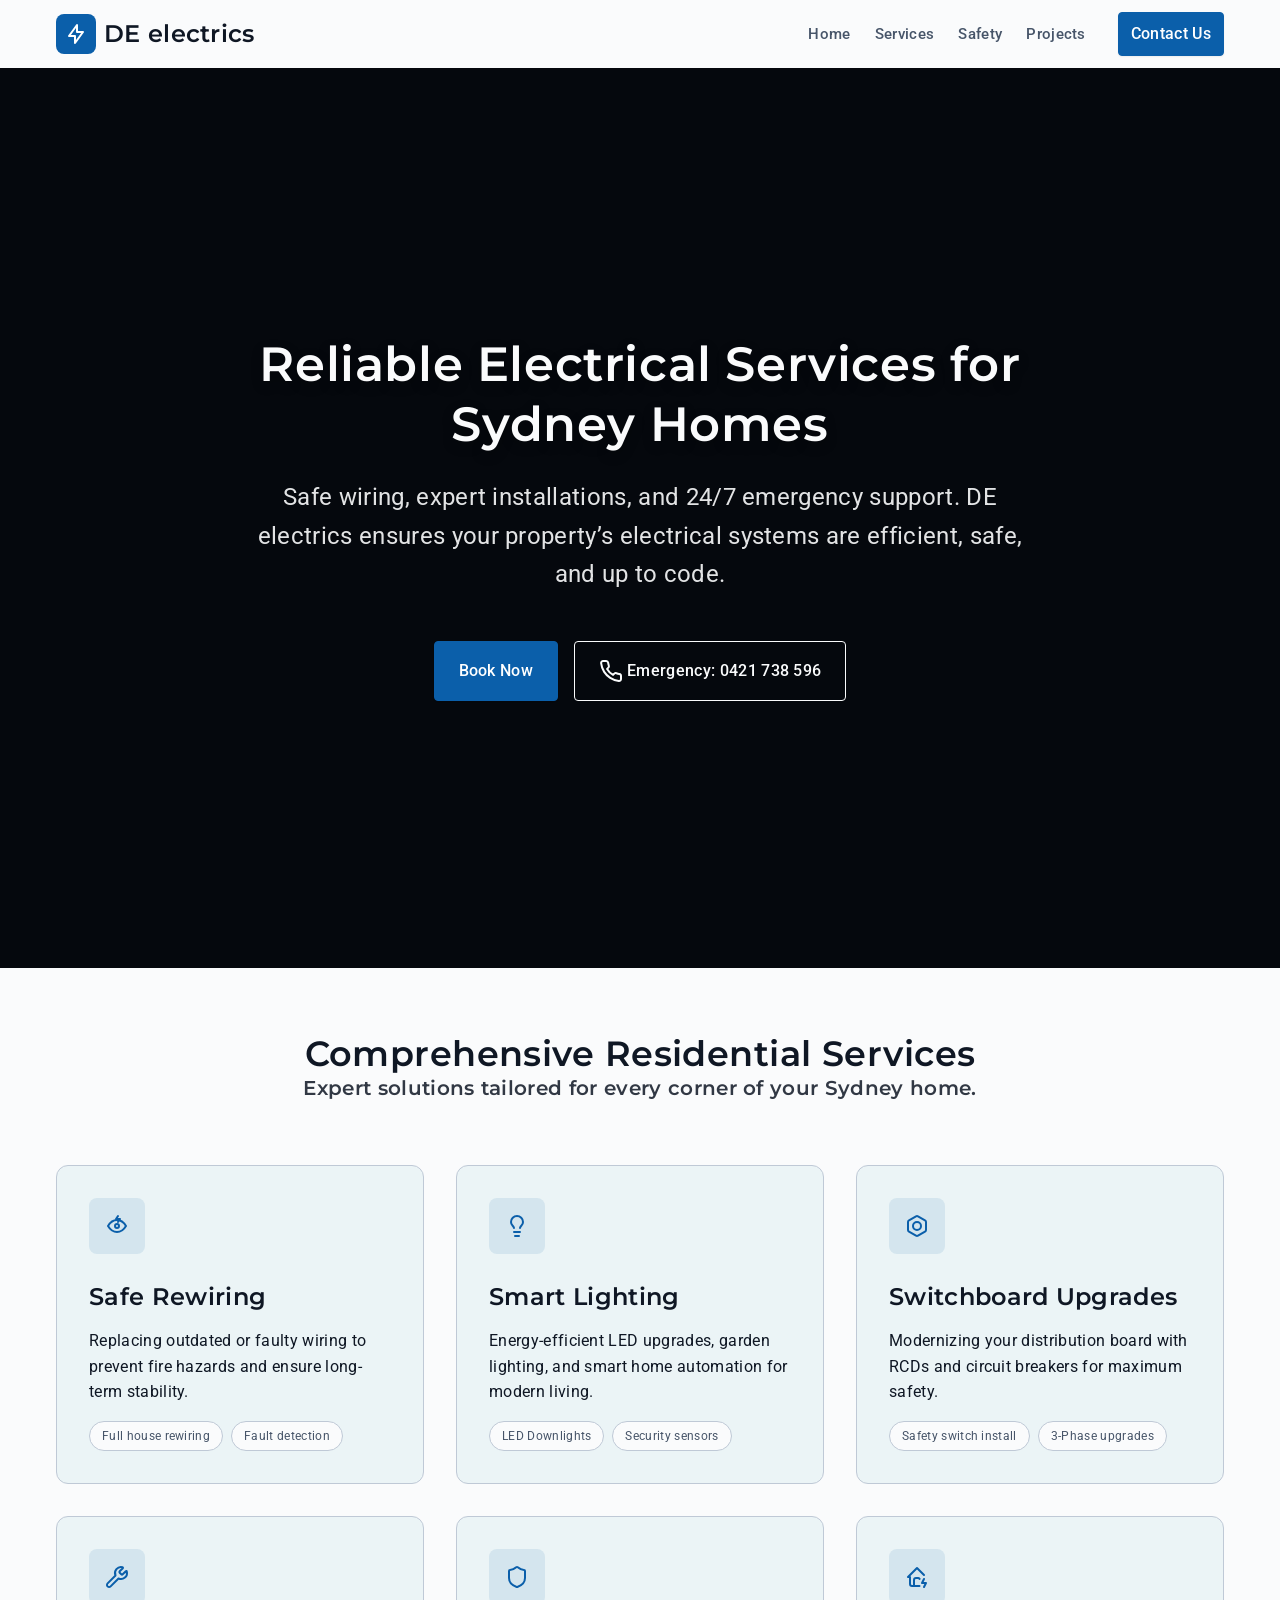
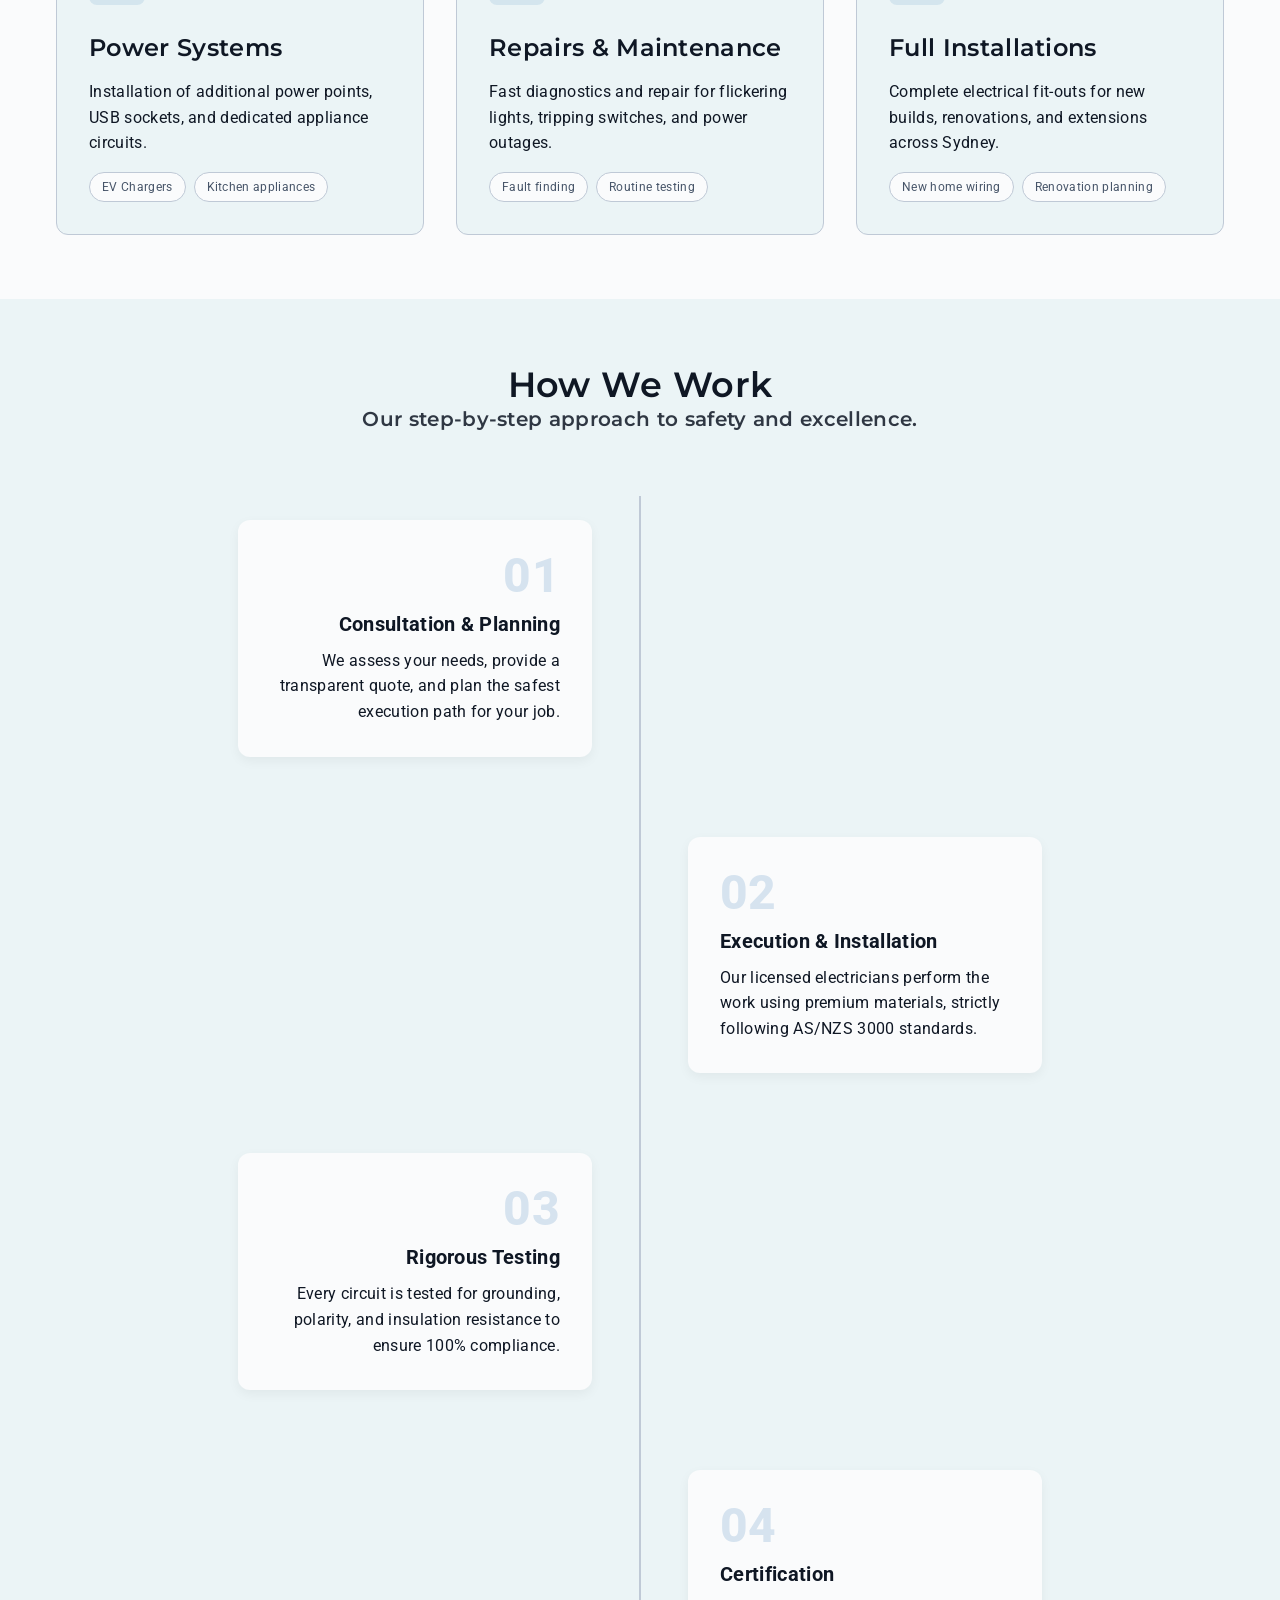
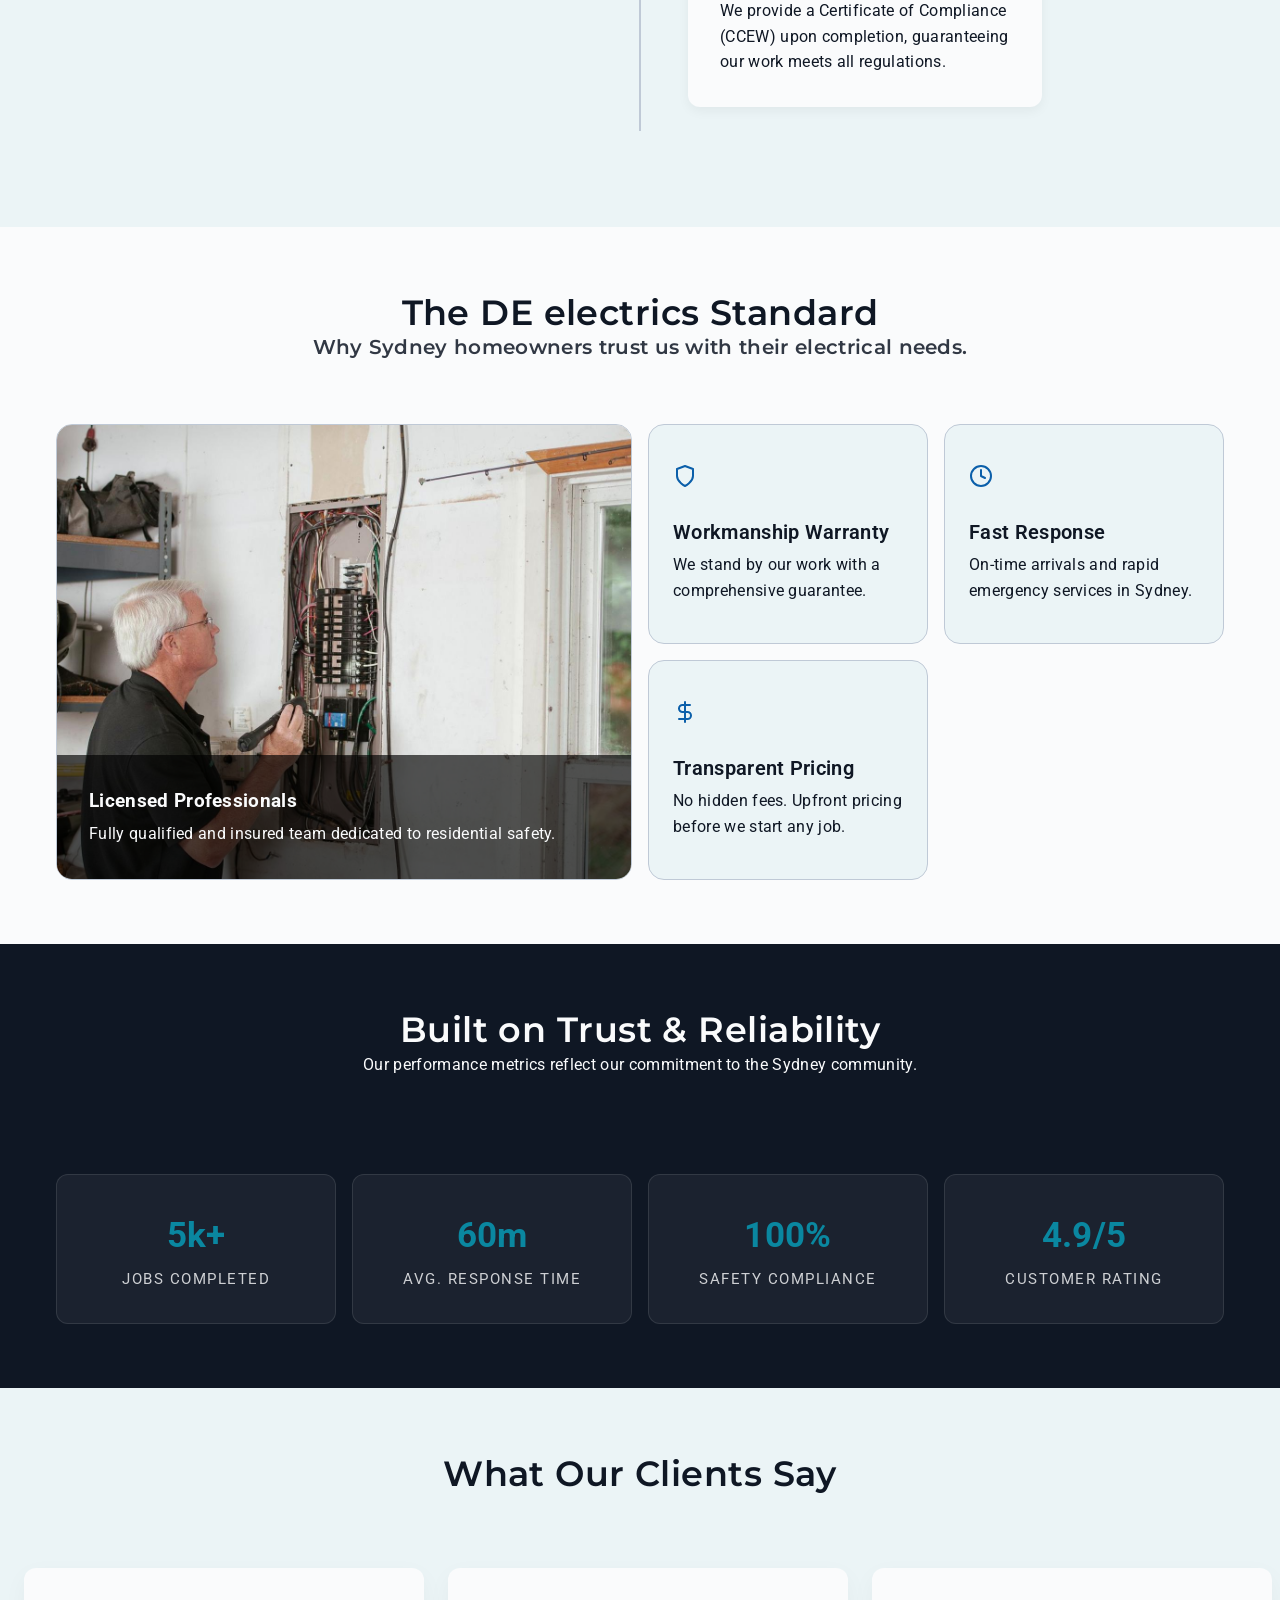
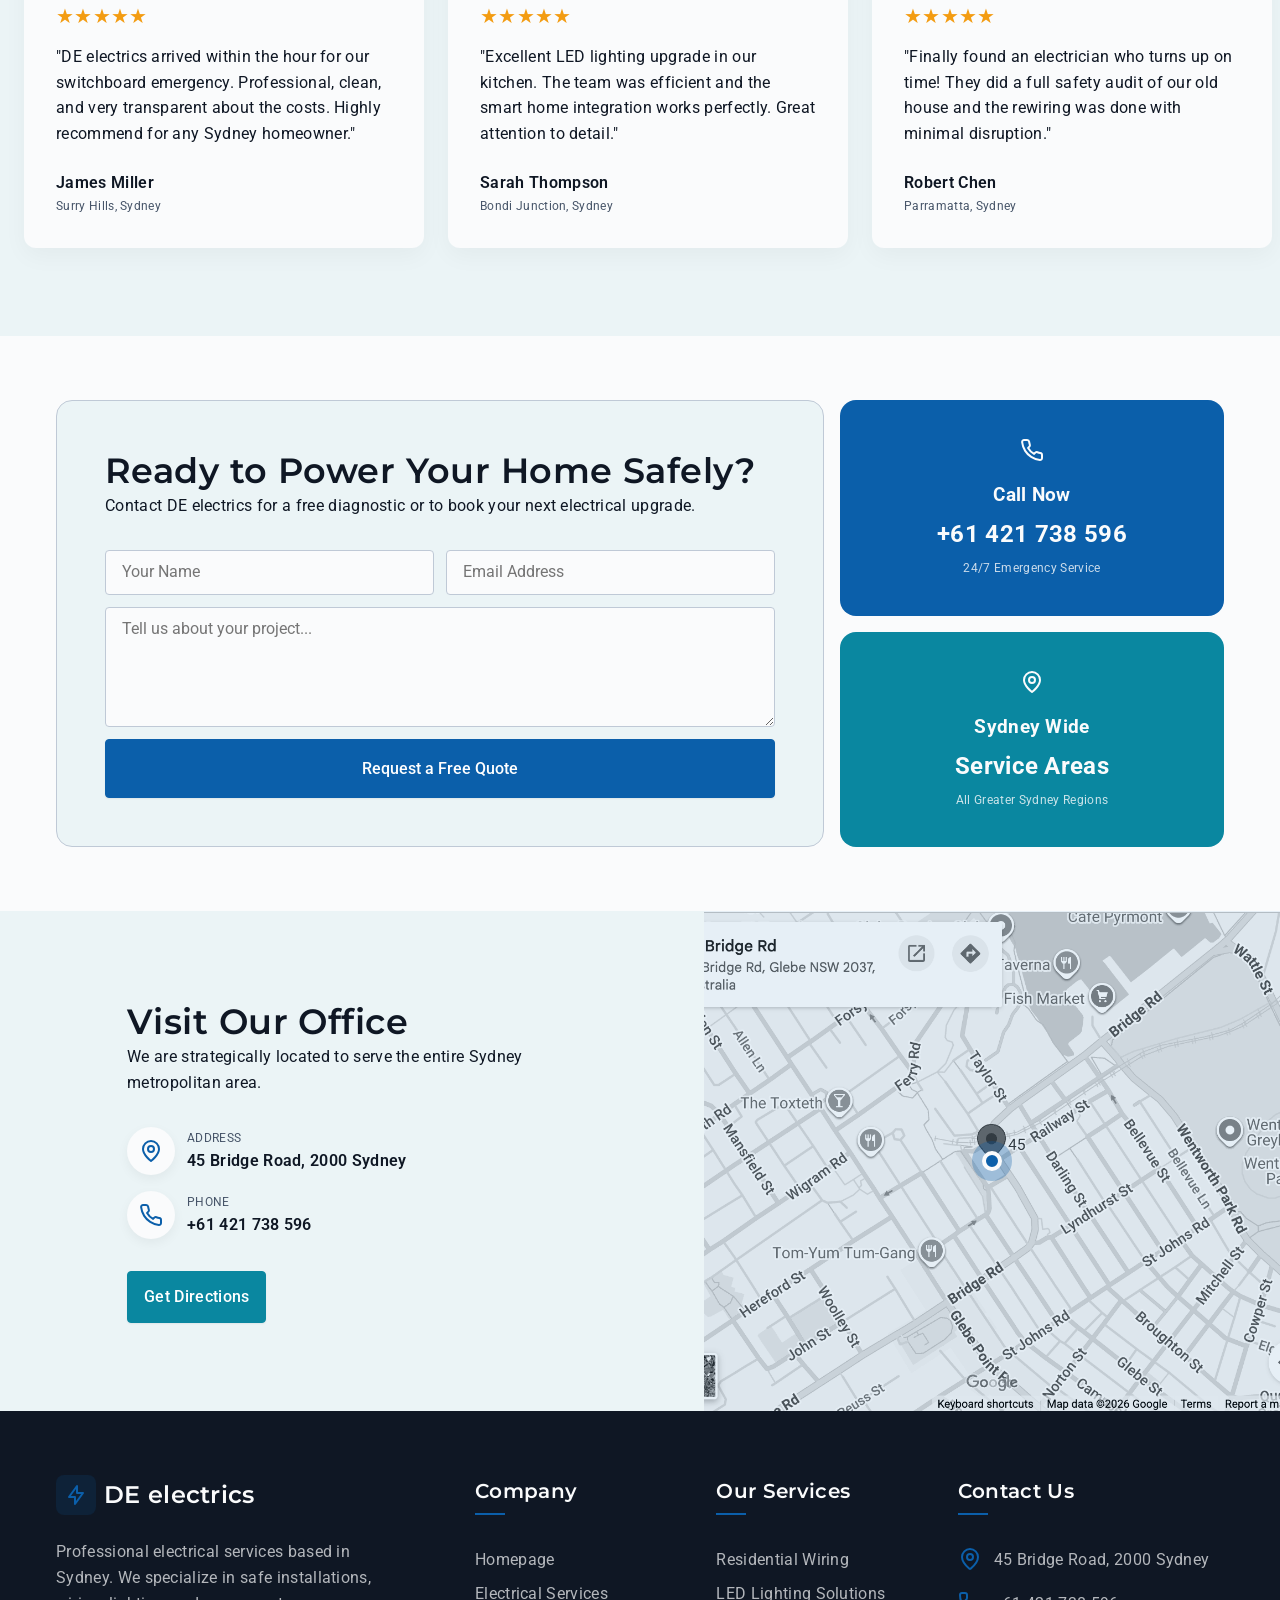
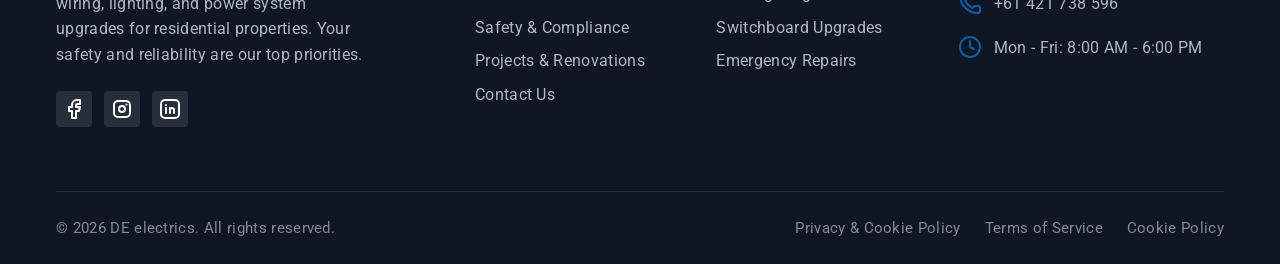
<file: electrical-services/index.html>
<!DOCTYPE html>

<html lang="en">

<!-- Mirrored from voltrush.dealwinnerportal.com/electrical-services/ by HTTrack Website Copier/3.x [XR&CO'2014], Wed, 26 Aug 2026 10:53:05 GMT -->
<head>
<title>Reliable Electrical Services for Sydney Homes</title>
<meta content="Reliable Electrical Services for Sydney Homes" property="og:title"/>
<meta content="width=device-width, initial-scale=1.0" name="viewport"/>
<meta charset="utf-8"/>
<meta content="summary_large_image" property="twitter:card"/>
<style data-tag="reset-style-sheet">
      html {  line-height: 1.15;}body {  margin: 0;}* {  box-sizing: border-box;  border-width: 0;  border-style: solid;  -webkit-font-smoothing: antialiased;}p,li,ul,pre,div,h1,h2,h3,h4,h5,h6,figure,blockquote,figcaption {  margin: 0;  padding: 0;}button {  background-color: transparent;}button,input,optgroup,select,textarea {  font-family: inherit;  font-size: 100%;  line-height: 1.15;  margin: 0;}button,select {  text-transform: none;}button,[type="button"],[type="reset"],[type="submit"] {  -webkit-appearance: button;  color: inherit;}button::-moz-focus-inner,[type="button"]::-moz-focus-inner,[type="reset"]::-moz-focus-inner,[type="submit"]::-moz-focus-inner {  border-style: none;  padding: 0;}button:-moz-focus,[type="button"]:-moz-focus,[type="reset"]:-moz-focus,[type="submit"]:-moz-focus {  outline: 1px dotted ButtonText;}a {  color: inherit;  text-decoration: inherit;}pre {  white-space: normal;}input {  padding: 2px 4px;}img {  display: block;}details {  display: block;  margin: 0;  padding: 0;}summary::-webkit-details-marker {  display: none;}[data-thq="accordion"] [data-thq="accordion-content"] {  max-height: 0;  overflow: hidden;  transition: max-height 0.3s ease-in-out;  padding: 0;}[data-thq="accordion"] details[data-thq="accordion-trigger"][open] + [data-thq="accordion-content"] {  max-height: 1000vh;}details[data-thq="accordion-trigger"][open] summary [data-thq="accordion-icon"] {  transform: rotate(180deg);}html { scroll-behavior: smooth  }
    </style>
<style data-tag="default-style-sheet">
      html {
        font-family: Roboto;
        font-size: 1rem;
      }

      body {
        font-weight: 400;
        font-style:normal;
        text-decoration: undefined;
        text-transform: undefined;
        letter-spacing: 0.02em;
        line-height: 1.6;
        color: var(--color-on-surface);
        background: var(--color-surface);

        fill: var(--color-on-surface);
      }
    </style>
<link href="../assets/css/animate.css-4.1.1-animate.css" rel="stylesheet"/>
<link data-tag="font" href="https://fonts.googleapis.com/css2?family=STIX+Two+Text:ital,wght@0,400;0,500;0,600;0,700;1,400;1,500;1,600;1,700&amp;display=swap" rel="stylesheet"/>
<link data-tag="font" href="https://fonts.googleapis.com/css2?family=Inter:ital,wght@0,100;0,200;0,300;0,400;0,500;0,600;0,700;0,800;0,900;1,100;1,200;1,300;1,400;1,500;1,600;1,700;1,800;1,900&amp;display=swap" rel="stylesheet"/>
<link data-tag="font" href="https://fonts.googleapis.com/css2?family=Noto+Sans:ital,wght@0,100;0,200;0,300;0,400;0,500;0,600;0,700;0,800;0,900;1,100;1,200;1,300;1,400;1,500;1,600;1,700;1,800;1,900&amp;display=swap" rel="stylesheet"/>
<link data-tag="font" href="https://fonts.googleapis.com/css2?family=Roboto:ital,wght@0,100;0,200;0,300;0,400;0,500;0,600;0,700;0,800;0,900;1,100;1,200;1,300;1,400;1,500;1,600;1,700;1,800;1,900&amp;display=swap" rel="stylesheet"/>
<link data-tag="font" href="https://fonts.googleapis.com/css2?family=Montserrat:ital,wght@0,100;0,200;0,300;0,400;0,500;0,600;0,700;0,800;0,900;1,100;1,200;1,300;1,400;1,500;1,600;1,700;1,800;1,900&amp;display=swap" rel="stylesheet"/>
<link href="../assets/css/teleporthq-teleport-custom-scripts-dist-style.css" rel="stylesheet"/>
<link href="../assets/css/style.css" rel="stylesheet"/><link href="../assets/css/electrical-services.css" rel="stylesheet"/><link href="index.html" rel="canonical"/><meta content='"Excellent LED lighting upgrade in our kitchen. The team was efficient and the smart home integration works perfectly. Great attention to detail."' name="description"/><meta content='"Excellent LED lighting upgrade in our kitchen. The team was efficient and the smart home integration works perfectly. Great attention to detail."' property="og:description"/><link href="../assets/images/favicon.svg" rel="icon" type="image/svg+xml"/><link href="../assets/images/favicon.svg" rel="shortcut icon" type="image/svg+xml"/><link href="../assets/images/favicon.svg" rel="apple-touch-icon" type="image/svg+xml"/></head>
<body>

<div>

<div class="electrical-services-container1">
<navigation-wrapper class="navigation-wrapper">
<!--Navigation component-->
<div class="navigation-container1">
<nav class="navigation-wrapper">
<div class="navigation-container">
<a class="navigation-navlink10" href="../index.html">
<div class="navigation-thq-navigation-logo-link-elm1 navigation-logo-link">
<div class="navigation-logo-icon">
<svg height="24" viewbox="0 0 24 24" width="24" xmlns="http://www.w3.org/2000/svg">
<path d="M13 3v7h6l-8 11v-7H5z" fill="none" stroke="currentColor" stroke-linecap="round" stroke-linejoin="round" stroke-width="2"></path>
</svg>
</div>
<span class="section-title">DE electrics</span>
</div>
</a>
<div class="navigation-desktop-menu">
<div class="navigation-links">
<a class="navigation-navlink11" href="../index.html">
<div class="navigation-thq-navigation-link-elm1 navigation-link">
<span>Home</span>
</div>
</a>
<a class="navigation-navlink12" href="index.html">
<div class="navigation-link"><span>Services</span></div>
</a>
<a class="navigation-navlink13" href="../safety-compliance/index.html">
<div class="navigation-link"><span>Safety</span></div>
</a>
<a class="navigation-navlink14" href="../projects-renovations/index.html">
<div class="navigation-link"><span>Projects</span></div>
</a>
</div>
<a class="navigation-navlink15" href="../contact-us/index.html">
<div class="btn btn-primary btn-sm">
<span>Contact Us</span>
</div>
</a>
</div>
<button aria-expanded="false" aria-label="Toggle Menu" class="navigation-mobile-toggle" id="navToggle">
<svg class="icon-menu" height="24" viewbox="0 0 24 24" width="24" xmlns="http://www.w3.org/2000/svg">
<path d="M4 6h16M4 12h16M4 18h16" fill="none" stroke="currentColor" stroke-linecap="round" stroke-linejoin="round" stroke-width="2"></path></svg><svg class="icon-close" height="24" viewbox="0 0 24 24" width="24" xmlns="http://www.w3.org/2000/svg">
<path d="M18 6L6 18M6 6l12 12" fill="none" stroke="currentColor" stroke-linecap="round" stroke-linejoin="round" stroke-width="2"></path>
</svg>
</button>
</div>
</nav>
<div class="navigation-thq-navigation-mobile-overlay-elm navigation-mobile-overlay" id="mobileOverlay">
<div class="navigation-mobile-header">
<a class="navigation-navlink16" href="../index.html">
<div class="navigation-thq-navigation-logo-link-elm2 navigation-logo-link">
<div class="navigation-logo-icon">
<svg height="24" viewbox="0 0 24 24" width="24" xmlns="http://www.w3.org/2000/svg">
<path d="M13 3v7h6l-8 11v-7H5z" fill="none" stroke="currentColor" stroke-linecap="round" stroke-linejoin="round" stroke-width="2"></path>
</svg>
</div>
<span class="section-title">DE electrics</span>
</div>
</a>
<button aria-label="Close Menu" class="navigation-mobile-toggle" id="overlayClose">
<svg height="24" viewbox="0 0 24 24" width="24" xmlns="http://www.w3.org/2000/svg">
<path d="M18 6L6 18M6 6l12 12" fill="none" stroke="currentColor" stroke-linecap="round" stroke-linejoin="round" stroke-width="2"></path>
</svg>
</button>
</div>
<div class="navigation-mobile-content">
<div class="navigation-mobile-links">
<a class="navigation-navlink17" href="../index.html">
<div class="navigation-thq-navigation-mobile-link-elm1 navigation-mobile-link">
<span>Home</span>
</div>
</a>
<a class="navigation-navlink18" href="index.html">
<div class="navigation-mobile-link">
<span>Electrical Services</span>
</div>
</a>
<a class="navigation-navlink19" href="../safety-compliance/index.html">
<div class="navigation-mobile-link">
<span>Safety &amp; Compliance</span>
</div>
</a>
<a class="navigation-navlink20" href="../projects-renovations/index.html">
<div class="navigation-mobile-link">
<span>Projects &amp; Renovations</span>
</div>
</a>
<a class="navigation-navlink21" href="../contact-us/index.html">
<div class="navigation-mobile-link">
<span>Contact Us</span>
</div>
</a>
</div>
<div class="navigation-mobile-footer">
<p class="section-content">45 Bridge Road, 2000 Sydney</p>
<a href="tel:+61421738596">
<div class="navigation-mobile-link">
<span>+61 421 738 596</span>
</div>
</a>
</div>
</div>
</div>
<div class="navigation-container2">
<div class="navigation-container3">
<script data-name="navigation-handler" defer="">
                  document.addEventListener('DOMContentLoaded', function() {
                    (function(){
                      const navToggle = document.getElementById("navToggle")
                      const overlayClose = document.getElementById("overlayClose")
                      const mobileOverlay = document.getElementById("mobileOverlay")
                      const body = document.body

                      function openMenu() {
                        mobileOverlay.classList.add("is-active")
                        navToggle.setAttribute("aria-expanded", "true")
                        body.style.overflow = "hidden"
                      }

                      function closeMenu() {
                        mobileOverlay.classList.remove("is-active")
                        navToggle.setAttribute("aria-expanded", "false")
                        body.style.overflow = ""
                      }

                      navToggle.addEventListener("click", () => {
                        const isActive = mobileOverlay.classList.contains("is-active")
                        if (isActive) {
                          closeMenu()
                        } else {
                          openMenu()
                        }
                      })

                      overlayClose.addEventListener("click", closeMenu)

                      const mobileLinks = document.querySelectorAll(".navigation-mobile-link")
                      mobileLinks.forEach((link) => {
                        link.addEventListener("click", closeMenu)
                      })

                      window.addEventListener("resize", () => {
                        if (window.innerWidth > 767) {
                          closeMenu()
                        }
                      })

                      let lastScroll = 0
                      window.addEventListener("scroll", () => {
                        const currentScroll = window.pageYOffset
                        const nav = document.querySelector(".navigation-wrapper")

                        if (currentScroll > 50) {
                          nav.style.boxShadow = "0 4px 20px rgba(0, 0, 0, 0.05)"
                        } else {
                          nav.style.boxShadow = "none"
                        }

                        lastScroll = currentScroll
                      })
                    })()
                  });
                </script>
</div>
</div>
</div>
</navigation-wrapper>
<section class="hero-section">
<div class="hero-video-wrapper">
<video autoplay="true" class="hero-bg-video" loop="true" muted="true" playsinline="true" src="https://videos.pexels.com/video-files/18780266/18780266-hd_1920_1080_30fps.mp4"></video>
<div class="hero-overlay"></div>
</div>
<div class="hero-content-container">
<div class="electrical-services-hero-text-block">
<h1 class="electrical-services-hero-title hero-title">
                Reliable Electrical Services for Sydney Homes
              </h1>
<p class="electrical-services-hero-subtitle hero-subtitle">
                Safe wiring, expert installations, and 24/7 emergency support.
                DE electrics ensures your property’s electrical systems are
                efficient, safe, and up to code.
              </p>
<div class="electrical-services-hero-cta-group">
<a class="electrical-services-link1" href="#quote">
<div class="btn btn-primary btn-lg">
<span>Book Now</span>
</div>
</a>
<a class="electrical-services-link2" href="tel:+61421738596">
<div class="btn btn-lg btn-outline">
<svg fill="none" height="24" stroke="currentColor" stroke-linecap="round" stroke-linejoin="round" stroke-width="2" viewbox="0 0 24 24" width="24" xmlns="http://www.w3.org/2000/svg">
<path d="M22 16.92v3a2 2 0 0 1-2.18 2 19.79 19.79 0 0 1-8.63-3.07 19.5 19.5 0 0 1-6-6 19.79 19.79 0 0 1-3.07-8.67A2 2 0 0 1 4.11 2h3a2 2 0 0 1 2 1.72 12.84 12.84 0 0 0 .7 2.81 2 2 0 0 1-.45 2.11L8.09 9.91a16 16 0 0 0 6 6l1.27-1.27a2 2 0 0 1 2.11-.45 12.84 12.84 0 0 0 2.81.7A2 2 0 0 1 22 16.92z"></path>
</svg>
<span>Emergency: 0421 738 596</span>
</div>
</a>
</div>
</div>
</div>
</section>
<section class="services-section">
<div class="services-container">
<div class="services-header">
<h2 class="section-title">Comprehensive Residential Services</h2>
<p class="section-subtitle">
                Expert solutions tailored for every corner of your Sydney home.
              </p>
</div>
<div class="electrical-services-services-grid">
<div class="electrical-services-service-card">
<div class="service-icon-box">
<svg fill="none" height="24" stroke="currentColor" stroke-linecap="round" stroke-linejoin="round" stroke-width="2" viewbox="0 0 24 24" width="24" xmlns="http://www.w3.org/2000/svg">
<path d="m13 2l-2 3h4l-2 3"></path>
<path d="M10 12a2 2 0 1 0 4 0a2 2 0 0 0-4 0"></path>
<path d="M21 12q-3.6 6-9 6t-9-6q3.6-6 9-6t9 6"></path>
</svg>
</div>
<h3 class="service-card-title">Safe Rewiring</h3>
<p class="section-content">
                  Replacing outdated or faulty wiring to prevent fire hazards
                  and ensure long-term stability.
                </p>
<ul class="service-bullets">
<li><span>Full house rewiring</span></li>
<li><span>Fault detection</span></li>
</ul>
</div>
<div class="electrical-services-service-card">
<div class="service-icon-box">
<svg fill="none" height="24" stroke="currentColor" stroke-linecap="round" stroke-linejoin="round" stroke-width="2" viewbox="0 0 24 24" width="24" xmlns="http://www.w3.org/2000/svg">
<path d="M15 14c.2-1 .7-1.7 1.5-2.5c1-.9 1.5-2.2 1.5-3.5A6 6 0 0 0 6 8c0 1 .2 2.2 1.5 3.5c.7.7 1.3 1.5 1.5 2.5m0 4h6m-5 4h4"></path>
</svg>
</div>
<h3 class="service-card-title">Smart Lighting</h3>
<p class="section-content">
                  Energy-efficient LED upgrades, garden lighting, and smart home
                  automation for modern living.
                </p>
<ul class="service-bullets">
<li><span>LED Downlights</span></li>
<li><span>Security sensors</span></li>
</ul>
</div>
<div class="electrical-services-service-card">
<div class="service-icon-box">
<svg fill="none" height="24" stroke="currentColor" stroke-linecap="round" stroke-linejoin="round" stroke-width="2" viewbox="0 0 24 24" width="24" xmlns="http://www.w3.org/2000/svg">
<path d="M21 16V8a2 2 0 0 0-1-1.73l-7-4a2 2 0 0 0-2 0l-7 4A2 2 0 0 0 3 8v8a2 2 0 0 0 1 1.73l7 4a2 2 0 0 0 2 0l7-4A2 2 0 0 0 21 16"></path>
<circle cx="12" cy="12" r="4"></circle>
</svg>
</div>
<h3 class="service-card-title">Switchboard Upgrades</h3>
<p class="section-content">
                  Modernizing your distribution board with RCDs and circuit
                  breakers for maximum safety.
                </p>
<ul class="service-bullets">
<li><span>Safety switch install</span></li>
<li><span>3-Phase upgrades</span></li>
</ul>
</div>
<div class="electrical-services-service-card">
<div class="service-icon-box">
<svg fill="none" height="24" stroke="currentColor" stroke-linecap="round" stroke-linejoin="round" stroke-width="2" viewbox="0 0 24 24" width="24" xmlns="http://www.w3.org/2000/svg">
<path d="M14.7 6.3a1 1 0 0 0 0 1.4l1.6 1.6a1 1 0 0 0 1.4 0l3.106-3.105c.32-.322.863-.22.983.218a6 6 0 0 1-8.259 7.057l-7.91 7.91a1 1 0 0 1-2.999-3l7.91-7.91a6 6 0 0 1 7.057-8.259c.438.12.54.662.219.984z"></path>
</svg>
</div>
<h3 class="service-card-title">Power Systems</h3>
<p class="section-content">
                  Installation of additional power points, USB sockets, and
                  dedicated appliance circuits.
                </p>
<ul class="service-bullets">
<li><span>EV Chargers</span></li>
<li><span>Kitchen appliances</span></li>
</ul>
</div>
<div class="electrical-services-service-card">
<div class="service-icon-box">
<svg fill="none" height="24" stroke="currentColor" stroke-linecap="round" stroke-linejoin="round" stroke-width="2" viewbox="0 0 24 24" width="24" xmlns="http://www.w3.org/2000/svg">
<path d="M20 13c0 5-3.5 7.5-7.66 8.95a1 1 0 0 1-.67-.01C7.5 20.5 4 18 4 13V6a1 1 0 0 1 1-1c2 0 4.5-1.2 6.24-2.72a1.17 1.17 0 0 1 1.52 0C14.51 3.81 17 5 19 5a1 1 0 0 1 1 1z"></path>
</svg>
</div>
<h3 class="service-card-title">Repairs &amp; Maintenance</h3>
<p class="section-content">
                  Fast diagnostics and repair for flickering lights, tripping
                  switches, and power outages.
                </p>
<ul class="service-bullets">
<li><span>Fault finding</span></li>
<li><span>Routine testing</span></li>
</ul>
</div>
<div class="electrical-services-service-card">
<div class="service-icon-box">
<svg fill="none" height="24" stroke="currentColor" stroke-linecap="round" stroke-linejoin="round" stroke-width="2" viewbox="0 0 24 24" width="24" xmlns="http://www.w3.org/2000/svg">
<path d="m19 10-7-7-9 9h2v7a2 2 0 0 0 2 2h7.5"></path>
<path d="M9 21v-6a2 2 0 0 1 2-2h2c.66 0 1.25.32 1.61.82M19 14l-2 4h4l-2 4"></path>
</svg>
</div>
<h3 class="service-card-title">Full Installations</h3>
<p class="section-content">
                  Complete electrical fit-outs for new builds, renovations, and
                  extensions across Sydney.
                </p>
<ul class="service-bullets">
<li><span>New home wiring</span></li>
<li><span>Renovation planning</span></li>
</ul>
</div>
</div>
</div>
</section>
<section class="electrical-services-process-section">
<div class="process-container">
<div class="process-header">
<h2 class="section-title">How We Work</h2>
<p class="section-subtitle">
                Our step-by-step approach to safety and excellence.
              </p>
</div>
<div class="electrical-services-timeline-wrapper">
<div class="timeline-line"></div>
<div class="electrical-services-timeline-item left">
<div class="timeline-content">
<div class="timeline-num"><span>01</span></div>
<h3 class="timeline-title">Consultation &amp; Planning</h3>
<p class="section-content">
                    We assess your needs, provide a transparent quote, and plan
                    the safest execution path for your job.
                  </p>
</div>
</div>
<div class="electrical-services-timeline-item right">
<div class="timeline-content">
<div class="timeline-num"><span>02</span></div>
<h3 class="timeline-title">Execution &amp; Installation</h3>
<p class="section-content">
                    Our licensed electricians perform the work using premium
                    materials, strictly following AS/NZS 3000 standards.
                  </p>
</div>
</div>
<div class="electrical-services-timeline-item left">
<div class="timeline-content">
<div class="timeline-num"><span>03</span></div>
<h3 class="timeline-title">Rigorous Testing</h3>
<p class="section-content">
                    Every circuit is tested for grounding, polarity, and
                    insulation resistance to ensure 100% compliance.
                  </p>
</div>
</div>
<div class="electrical-services-timeline-item right">
<div class="timeline-content">
<div class="timeline-num"><span>04</span></div>
<h3 class="timeline-title">Certification</h3>
<p class="section-content">
                    We provide a Certificate of Compliance (CCEW) upon
                    completion, guaranteeing our work meets all regulations.
                  </p>
</div>
</div>
</div>
</div>
</section>
<section class="features-section">
<div class="features-container">
<div class="electrical-services-features-header">
<h2 class="section-title">The DE electrics Standard</h2>
<p class="section-subtitle">
                Why Sydney homeowners trust us with their electrical needs.
              </p>
</div>
<div class="electrical-services-bento-grid">
<div class="electrical-services-bento-cell electrical-services-hero-cell">
<img alt="Electrician checking fuse box" class="electrical-services-bento-img" src="../assets/images/pexels-32497160-pexels-photo-32497160.jpg"/>
<div class="bento-overlay">
<h3 class="bento-title">Licensed Professionals</h3>
<p class="section-content">
                    Fully qualified and insured team dedicated to residential
                    safety.
                  </p>
</div>
</div>
<div class="electrical-services-bento-cell">
<div class="bento-icon">
<svg fill="none" height="24" stroke="currentColor" stroke-linecap="round" stroke-linejoin="round" stroke-width="2" viewbox="0 0 24 24" width="24" xmlns="http://www.w3.org/2000/svg">
<path d="M12 22s8-4 8-10V5l-8-3-8 3v7c0 6 8 10 8 10"></path>
</svg>
</div>
<h3 class="bento-title-sm">Workmanship Warranty</h3>
<p class="section-content">
                  We stand by our work with a comprehensive guarantee.
                </p>
</div>
<div class="electrical-services-bento-cell">
<div class="bento-icon">
<svg fill="none" height="24" stroke="currentColor" stroke-linecap="round" stroke-linejoin="round" stroke-width="2" viewbox="0 0 24 24" width="24" xmlns="http://www.w3.org/2000/svg">
<circle cx="12" cy="12" r="10"></circle>
<path d="M12 6v6l4 2"></path>
</svg>
</div>
<h3 class="bento-title-sm">Fast Response</h3>
<p class="section-content">
                  On-time arrivals and rapid emergency services in Sydney.
                </p>
</div>
<div class="electrical-services-bento-cell">
<div class="bento-icon">
<svg fill="none" height="24" stroke="currentColor" stroke-linecap="round" stroke-linejoin="round" stroke-width="2" viewbox="0 0 24 24" width="24" xmlns="http://www.w3.org/2000/svg">
<path d="M12 2v20"></path>
<path d="M17 5H9.5a3.5 3.5 0 0 0 0 7h5a3.5 3.5 0 0 1 0 7H6"></path>
</svg>
</div>
<h3 class="bento-title-sm">Transparent Pricing</h3>
<p class="section-content">
                  No hidden fees. Upfront pricing before we start any job.
                </p>
</div>
</div>
</div>
</section>
<section class="electrical-services-stats-section">
<div class="stats-container">
<div class="stats-bento">
<div class="stats-hero-cell">
<h2 class="section-title">Built on Trust &amp; Reliability</h2>
<p class="section-content">
                  Our performance metrics reflect our commitment to the Sydney
                  community.
                </p>
</div>
<div class="stats-row">
<div class="electrical-services-stat-card">
<div class="electrical-services-stat-value">
<span>5k+</span>
</div>
<div class="electrical-services-stat-label">
<span>Jobs Completed</span>
</div>
</div>
<div class="electrical-services-stat-card">
<div class="electrical-services-stat-value">
<span>60m</span>
</div>
<div class="electrical-services-stat-label">
<span>Avg. Response Time</span>
</div>
</div>
<div class="electrical-services-stat-card">
<div class="electrical-services-stat-value">
<span>100%</span>
</div>
<div class="electrical-services-stat-label">
<span>Safety Compliance</span>
</div>
</div>
<div class="electrical-services-stat-card">
<div class="electrical-services-stat-value">
<span>4.9/5</span>
</div>
<div class="electrical-services-stat-label">
<span>Customer Rating</span>
</div>
</div>
</div>
</div>
</div>
</section>
<section class="electrical-services-testimonials-section">
<div class="testimonials-outer">
<div class="electrical-services-testimonials-header">
<h2 class="section-title">What Our Clients Say</h2>
</div>
<div class="testimonial-carousel" id="testimonialCarousel">
<div class="testimonial-track">
<div class="electrical-services-testimonial-card">
<div class="testimonial-rating"><span>★★★★★</span></div>
<p class="section-content">
                    "DE electrics arrived within the hour for our switchboard
                    emergency. Professional, clean, and very transparent about
                    the costs. Highly recommend for any Sydney homeowner."
                  </p>
<div class="electrical-services-testimonial-author">
<span class="author-name">James Miller</span>
<span class="author-location">Surry Hills, Sydney</span>
</div>
</div>
<div class="electrical-services-testimonial-card">
<div class="testimonial-rating"><span>★★★★★</span></div>
<p class="section-content">
                    "Excellent LED lighting upgrade in our kitchen. The team was
                    efficient and the smart home integration works perfectly.
                    Great attention to detail."
                  </p>
<div class="electrical-services-testimonial-author">
<span class="author-name">Sarah Thompson</span>
<span class="author-location">Bondi Junction, Sydney</span>
</div>
</div>
<div class="electrical-services-testimonial-card">
<div class="testimonial-rating"><span>★★★★★</span></div>
<p class="section-content">
                    "Finally found an electrician who turns up on time! They did
                    a full safety audit of our old house and the rewiring was
                    done with minimal disruption."
                  </p>
<div class="electrical-services-testimonial-author">
<span class="author-name">Robert Chen</span>
<span class="author-location">Parramatta, Sydney</span>
</div>
</div>
</div>
</div>
</div>
</section>
<section class="electrical-services-cta-section" id="quote">
<div class="cta-container">
<div class="cta-bento-layout">
<div class="cta-main-cell">
<h2 class="section-title">Ready to Power Your Home Safely?</h2>
<p class="section-content">
                  Contact DE electrics for a free diagnostic or to book your next
                  electrical upgrade.
                </p>
<form class="cta-form" data-form-id="6ac290c5-345b-4328-ba20-b94a88e25bc1" onsubmit="return false;">
<div class="electrical-services-form-row">
<input class="electrical-services-form-input" data-form-field-id="thq_textinput_p7Oa" id="thq_textinput_p7Oa" name="textinput" placeholder="Your Name" required="true" type="text"/>
<input class="electrical-services-form-input" data-form-field-id="thq_textinput_mByB" id="thq_textinput_mByB" name="textinput" placeholder="Email Address" required="true" type="email"/>
</div>
<textarea class="form-textarea" data-form-field-id="thq_textarea_fubf" id="thq_textarea_fubf" name="textarea" placeholder="Tell us about your project..." required="true"></textarea>
<button class="btn btn-primary btn-lg" data-form-field-id="thq_button_USee" id="thq_button_USee" name="button" type="submit">
                    Request a Free Quote
                  </button>
</form>
</div>
<div class="cta-side-cell accent">
<div class="side-icon">
<svg fill="none" height="24" stroke="currentColor" stroke-linecap="round" stroke-linejoin="round" stroke-width="2" viewbox="0 0 24 24" width="24" xmlns="http://www.w3.org/2000/svg">
<path d="M22 16.92v3a2 2 0 0 1-2.18 2 19.79 19.79 0 0 1-8.63-3.07 19.5 19.5 0 0 1-6-6 19.79 19.79 0 0 1-3.07-8.67A2 2 0 0 1 4.11 2h3a2 2 0 0 1 2 1.72 12.84 12.84 0 0 0 .7 2.81 2 2 0 0 1-.45 2.11L8.09 9.91a16 16 0 0 0 6 6l1.27-1.27a2 2 0 0 1 2.11-.45 12.84 12.84 0 0 0 2.81.7A2 2 0 0 1 22 16.92z"></path>
</svg>
</div>
<h3 class="side-title">Call Now</h3>
<p class="side-text">+61 421 738 596</p>
<p class="side-subtext">24/7 Emergency Service</p>
</div>
<div class="cta-side-cell secondary">
<div class="side-icon">
<svg fill="none" height="24" stroke="currentColor" stroke-linecap="round" stroke-linejoin="round" stroke-width="2" viewbox="0 0 24 24" width="24" xmlns="http://www.w3.org/2000/svg">
<path d="M20 10c0 6-8 12-8 12s-8-6-8-12a8 8 0 0 1 16 0Z"></path>
<circle cx="12" cy="10" r="3"></circle>
</svg>
</div>
<h3 class="side-title">Sydney Wide</h3>
<p class="side-text">Service Areas</p>
<p class="side-subtext">All Greater Sydney Regions</p>
</div>
</div>
</div>
</section>
<section class="electrical-services-location-section">
<div class="electrical-services-location-split">
<div class="location-content">
<div class="location-info-wrapper">
<h2 class="section-title">Visit Our Office</h2>
<p class="section-content">
                  We are strategically located to serve the entire Sydney
                  metropolitan area.
                </p>
<div class="contact-details-list">
<div class="contact-item">
<div class="contact-icon">
<svg fill="none" height="24" stroke="currentColor" stroke-linecap="round" stroke-linejoin="round" stroke-width="2" viewbox="0 0 24 24" width="24" xmlns="http://www.w3.org/2000/svg">
<path d="M20 10c0 6-8 12-8 12s-8-6-8-12a8 8 0 0 1 16 0Z"></path>
<circle cx="12" cy="10" r="3"></circle>
</svg>
</div>
<div class="contact-text">
<span class="contact-label">Address</span>
<span class="contact-value">
                        45 Bridge Road, 2000 Sydney
                      </span>
</div>
</div>
<div class="contact-item">
<div class="contact-icon">
<svg fill="none" height="24" stroke="currentColor" stroke-linecap="round" stroke-linejoin="round" stroke-width="2" viewbox="0 0 24 24" width="24" xmlns="http://www.w3.org/2000/svg">
<path d="M22 16.92v3a2 2 0 0 1-2.18 2 19.79 19.79 0 0 1-8.63-3.07 19.5 19.5 0 0 1-6-6 19.79 19.79 0 0 1-3.07-8.67A2 2 0 0 1 4.11 2h3a2 2 0 0 1 2 1.72 12.84 12.84 0 0 0 .7 2.81 2 2 0 0 1-.45 2.11L8.09 9.91a16 16 0 0 0 6 6l1.27-1.27a2 2 0 0 1 2.11-.45 12.84 12.84 0 0 0 2.81.7A2 2 0 0 1 22 16.92z"></path>
</svg>
</div>
<div class="contact-text">
<span class="contact-label">Phone</span>
<span class="contact-value">+61 421 738 596</span>
</div>
</div>
</div>
<a href="https://maps.google.com/" rel="noreferrer noopener" target="_blank">
<div class="btn btn-secondary" target="_blank">
<span>Get Directions</span>
</div>
</a>
</div>
</div>
<div class="location-map">
<img alt="Sydney Map Illustration" class="map-placeholder-img" src="../assets/images/map.png"/>
<div class="electrical-services-map-overlay">
<div class="map-pin">
<div class="pin-pulse"></div>
<div class="pin-head"></div>
</div>
</div>
</div>
</div>
</section>
<div class="electrical-services-container2">
<div class="electrical-services-container3">
<script data-name="voltrush-interactions" defer="">
              document.addEventListener('DOMContentLoaded', function() {
                (function(){
                  // Simple Infinite Scroll for Testimonials
                  const track = document.querySelector(".testimonial-track")
                  if (track) {
                    const clones = track.innerHTML
                    track.innerHTML += clones // Duplicate content for seamless loop
                  }

                  // Smooth appearance for bento cells
                  const bentoCells = document.querySelectorAll(".bento-cell")
                  const observerOptions = {
                    threshold: 0.1,
                  }

                  const observer = new IntersectionObserver((entries) => {
                    entries.forEach((entry) => {
                      if (entry.isIntersecting) {
                        entry.target.style.opacity = "1"
                        entry.target.style.transform = "translateY(0)"
                      }
                    })
                  }, observerOptions)

                  bentoCells.forEach((cell) => {
                    cell.style.opacity = "0"
                    cell.style.transform = "translateY(20px)"
                    cell.style.transition = "all 0.6s ease-out"
                    observer.observe(cell)
                  })

                  // Form Success Feedback
                  const ctaForm = document.querySelector(".cta-form")
                  if (ctaForm) {
                    ctaForm.addEventListener("submit", (e) => {
                      // Logic for visual feedback only as per rules
                      const btn = ctaForm.querySelector("button")
                      const originalText = btn.textContent

                      // Visual indicator of processing
                      btn.textContent = "Sending..."
                      btn.style.opacity = "0.7"

                      // Native validation will proceed after this script if valid
                    })
                  }
                })()
              });
            </script>
</div>
</div>
<div class="electrical-services-container4">
<div class="electrical-services-container5">
<style>
                      @keyframes scrollTestimonials {0% {transform: translateX(0);}
              100% {transform: translateX(-50%);}}@keyframes pinPulse {0% {transform: translate(-50%, -50%) scale(0.5);
              opacity: 0.8;}
              100% {transform: translate(-50%, -50%) scale(2.5);
              opacity: 0;}}
            </style>
</div>
</div>
<footer-wrapper class="footer-wrapper">
<!--Footer component-->
<div class="footer-container1">
<footer class="footer-wrapper">
<div class="footer-container">
<div class="footer-main-grid">
<div class="footer-column footer-brand-section">
<div class="footer-logo-box">
<div class="footer-logo-icon">
<svg height="24" viewbox="0 0 24 24" width="24" xmlns="http://www.w3.org/2000/svg">
<path d="M13 3v7h6l-8 11v-7H5z" fill="none" stroke="currentColor" stroke-linecap="round" stroke-linejoin="round" stroke-width="2"></path>
</svg>
</div>
<span class="footer-brand-name">DE electrics</span>
</div>
<p class="footer-description section-content">
                      Professional electrical services based in Sydney. We
                      specialize in safe installations, wiring, lighting, and
                      power system upgrades for residential properties. Your
                      safety and reliability are our top priorities.
                    </p>
<div class="footer-social-links">
<a class="footer-link1" href="../contact-us/index.html">
<div aria-label="Facebook" class="footer-social-item">
<svg height="24" viewbox="0 0 24 24" width="24" xmlns="http://www.w3.org/2000/svg">
<path d="M7 10v4h3v7h4v-7h3l1-4h-4V8a1 1 0 0 1 1-1h3V3h-3a5 5 0 0 0-5 5v2z" fill="none" stroke="currentColor" stroke-linecap="round" stroke-linejoin="round" stroke-width="2"></path>
</svg>
</div>
</a>
<a class="footer-link2" href="../contact-us/index.html">
<div aria-label="Instagram" class="footer-social-item">
<svg height="24" viewbox="0 0 24 24" width="24" xmlns="http://www.w3.org/2000/svg">
<g fill="none" stroke="currentColor" stroke-linecap="round" stroke-linejoin="round" stroke-width="2">
<path d="M4 8a4 4 0 0 1 4-4h8a4 4 0 0 1 4 4v8a4 4 0 0 1-4 4H8a4 4 0 0 1-4-4z"></path>
<path d="M9 12a3 3 0 1 0 6 0a3 3 0 0 0-6 0m7.5-4.5v.01"></path>
</g>
</svg>
</div>
</a>
<a class="footer-link3" href="../contact-us/index.html">
<div aria-label="LinkedIn" class="footer-social-item">
<svg height="24" viewbox="0 0 24 24" width="24" xmlns="http://www.w3.org/2000/svg">
<g fill="none" stroke="currentColor" stroke-linecap="round" stroke-linejoin="round" stroke-width="2">
<path d="M8 11v5m0-8v.01M12 16v-5m4 5v-3a2 2 0 1 0-4 0"></path>
<path d="M3 7a4 4 0 0 1 4-4h10a4 4 0 0 1 4 4v10a4 4 0 0 1-4 4H7a4 4 0 0 1-4-4z"></path>
</g>
</svg>
</div>
</a>
</div>
</div>
<nav aria-labelledby="footer-nav-title" class="footer-column">
<h3 class="footer-column-title" id="footer-nav-title">
                      Company
                    </h3>
<ul class="footer-list">
<li class="footer-list-item">
<a href="../index.html">
<div class="footer-link"><span>Homepage</span></div>
</a>
</li>
<li class="footer-list-item">
<a href="index.html">
<div class="footer-link">
<span>Electrical Services</span>
</div>
</a>
</li>
<li class="footer-list-item">
<a href="../safety-compliance/index.html">
<div class="footer-link">
<span>Safety &amp; Compliance</span>
</div>
</a>
</li>
<li class="footer-list-item">
<a href="../projects-renovations/index.html">
<div class="footer-link">
<span>Projects &amp; Renovations</span>
</div>
</a>
</li>
<li class="footer-list-item">
<a href="../contact-us/index.html">
<div class="footer-link"><span>Contact Us</span></div>
</a>
</li>
</ul>
</nav>
<nav aria-labelledby="footer-services-title" class="footer-column">
<h3 class="footer-column-title" id="footer-services-title">
                      Our Services
                    </h3>
<ul class="footer-list">
<li class="footer-list-item">
<a href="index.html">
<div class="footer-thq-footer-link-elm6 footer-link">
<span>Residential Wiring</span>
</div>
</a>
</li>
<li class="footer-list-item">
<a href="index.html">
<div class="footer-thq-footer-link-elm7 footer-link">
<span>LED Lighting Solutions</span>
</div>
</a>
</li>
<li class="footer-list-item">
<a href="index.html">
<div class="footer-thq-footer-link-elm8 footer-link">
<span>Switchboard Upgrades</span>
</div>
</a>
</li>
<li class="footer-list-item">
<a href="index.html">
<div class="footer-thq-footer-link-elm9 footer-link">
<span>Emergency Repairs</span>
</div>
</a>
</li>
</ul>
</nav>
<div class="footer-column footer-contact-section">
<h3 class="footer-column-title">Contact Us</h3>
<div class="footer-contact-list">
<div class="footer-contact-item">
<div class="footer-contact-icon">
<svg height="24" viewbox="0 0 24 24" width="24" xmlns="http://www.w3.org/2000/svg">
<g fill="none" stroke="currentColor" stroke-linecap="round" stroke-linejoin="round" stroke-width="2">
<path d="M20 10c0 4.993-5.539 10.193-7.399 11.799a1 1 0 0 1-1.202 0C9.539 20.193 4 14.993 4 10a8 8 0 0 1 16 0"></path>
<circle cx="12" cy="10" r="3"></circle>
</g>
</svg>
</div>
<span class="footer-contact-text">
                          45 Bridge Road, 2000 Sydney
                        </span>
</div>
<div class="footer-contact-item">
<div class="footer-contact-icon">
<svg height="24" viewbox="0 0 24 24" width="24" xmlns="http://www.w3.org/2000/svg">
<path d="M13.832 16.568a1 1 0 0 0 1.213-.303l.355-.465A2 2 0 0 1 17 15h3a2 2 0 0 1 2 2v3a2 2 0 0 1-2 2A18 18 0 0 1 2 4a2 2 0 0 1 2-2h3a2 2 0 0 1 2 2v3a2 2 0 0 1-.8 1.6l-.468.351a1 1 0 0 0-.292 1.233a14 14 0 0 0 6.392 6.384" fill="none" stroke="currentColor" stroke-linecap="round" stroke-linejoin="round" stroke-width="2"></path>
</svg>
</div>
<a class="footer-link4" href="tel:+61421738596">
<div class="footer-contact-link">
<span>+61 421 738 596</span>
</div>
</a>
</div>
<div class="footer-contact-item">
<div class="footer-contact-icon">
<svg height="24" viewbox="0 0 24 24" width="24" xmlns="http://www.w3.org/2000/svg">
<g fill="none" stroke="currentColor" stroke-linecap="round" stroke-linejoin="round" stroke-width="2">
<circle cx="12" cy="12" r="10"></circle>
<path d="M12 6v6l4 2"></path>
</g>
</svg>
</div>
<span class="footer-contact-text">
                          Mon - Fri: 8:00 AM - 6:00 PM
                        </span>
</div>
</div>
</div>
</div>
<div class="footer-bottom">
<div class="footer-bottom-content">
<p class="footer-copyright">
                      © 2026 DE electrics. All rights reserved.
                    </p>
<div class="footer-legal-links">
<a class="footer-link5" href="../cookie-policy/index.html">
<div class="footer-legal-link">
<span>Privacy &amp; Cookie Policy</span>
</div>
</a>
<a class="footer-link6" href="../terms-of-service/index.html">
<div class="footer-legal-link">
<span>Terms of Service</span>
</div>
</a>
<a class="footer-link7" href="../cookie-policy/index.html">
<div class="footer-legal-link">
<span>Cookie Policy</span>
</div>
</a>
</div>
</div>
</div>
</div>
</footer>
<div class="footer-container2">
<div class="footer-container3">
<script data-name="footer-interactions" defer="">
                  document.addEventListener('DOMContentLoaded', function() {
                    (function(){
                      const footerLogo = document.querySelector(".footer-logo-icon")
                      if (footerLogo) {
                        footerLogo.addEventListener("mouseenter", () => {
                          footerLogo.style.transform = "rotate(15deg)"
                          footerLogo.style.transition = "transform 0.3s ease"
                        })
                        footerLogo.addEventListener("mouseleave", () => {
                          footerLogo.style.transform = "rotate(0deg)"
                        })
                      }
                    })()
                  });
                </script>
</div>
</div>
</div>
</footer-wrapper>
</div>

</div>
<script id="form-feedback-script">
(function() {
  function initFormFeedback() {
    document.querySelectorAll('form').forEach(function(form) {
      if (form._feedbackBound) return;
      form._feedbackBound = true;
      form.addEventListener('submit', function(e) {
        e.preventDefault();
        var feedback = document.createElement('div');
        feedback.className = 'form-feedback-message';
        feedback.style.cssText = 'text-align:center; padding:1rem;';
        feedback.textContent = 'Thank you! We have received your message and will get back to you soon.';
        Array.from(form.children).forEach(function(child) { child.style.display = 'none'; });
        form.appendChild(feedback);
      });
    });
  }
  if (document.readyState === 'loading') {
    document.addEventListener('DOMContentLoaded', initFormFeedback);
  } else {
    initFormFeedback();
  }
})();
</script><script type="module" src="https://static.cloudflareinsights.com/beacon.min.js/v4513226cdae34746b4dedf0b4dfa099e1781791509496" integrity="sha512-ZE9pZaUXND66v380QUtch/5sE9tPFh2zg45pR2PB0CVkCtOREv2AJKkSidISWkysEuQ0EH8faUU5du78bx87UQ==" data-cf-beacon='{"version":"2024.11.0","token":"ab85b68304bb4f96a315afb88a6c5569","r":1}' crossorigin="anonymous"></script>
</body>

<!-- Mirrored from voltrush.dealwinnerportal.com/electrical-services/ by HTTrack Website Copier/3.x [XR&CO'2014], Wed, 26 Aug 2026 10:53:09 GMT -->
</html>
</file>
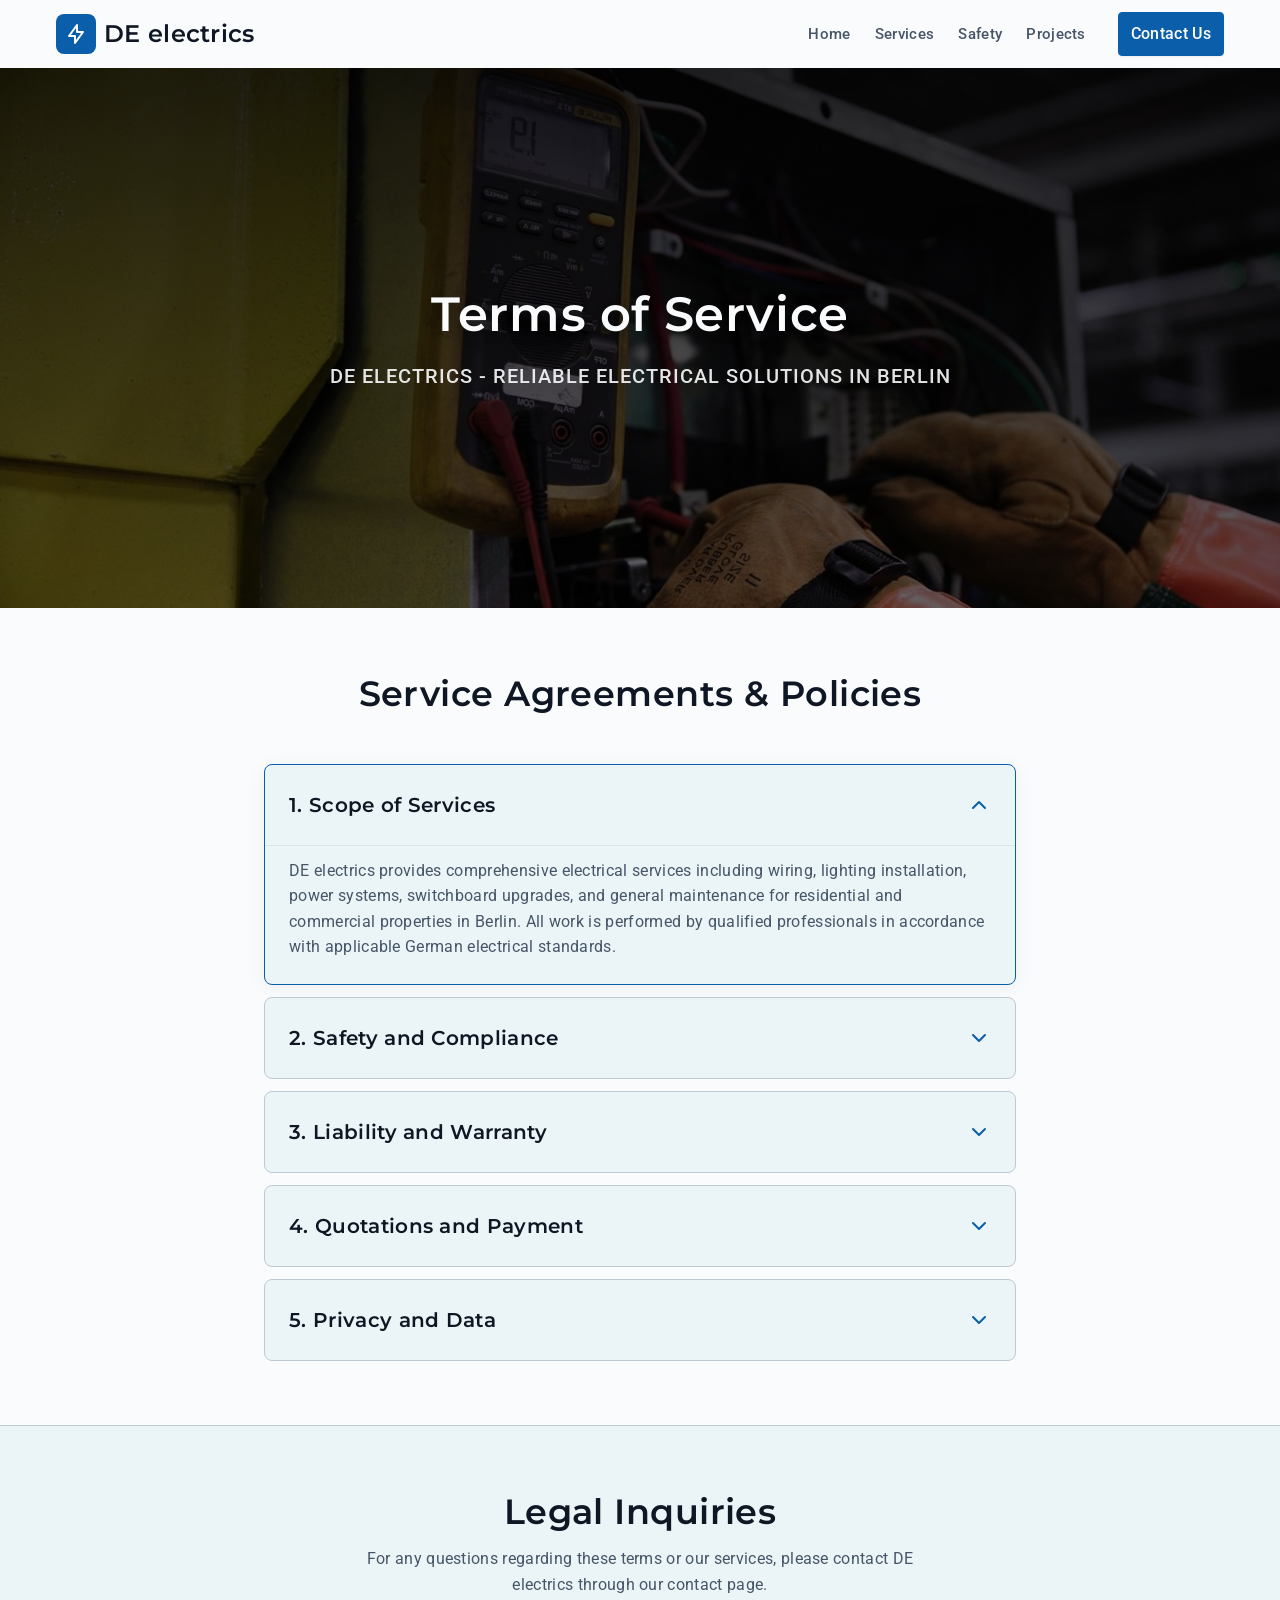
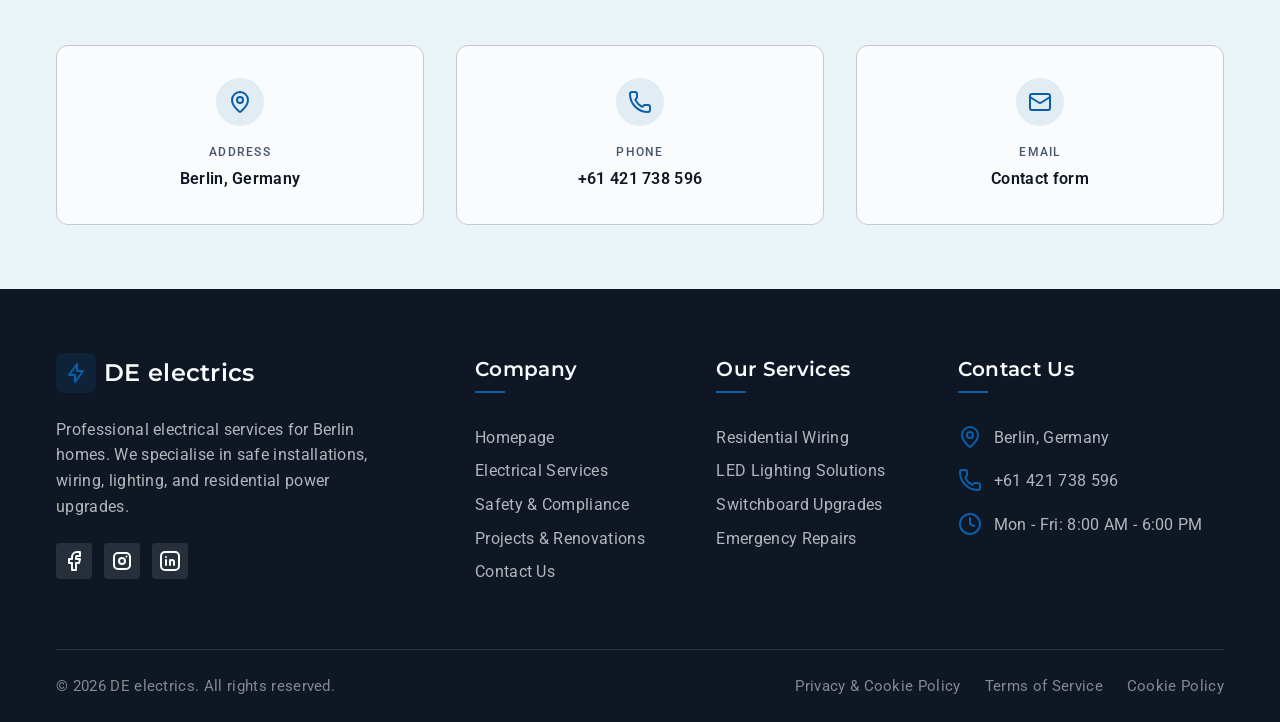
<file: terms-of-service/index.html>
<!DOCTYPE html>

<html lang="en">

<!-- Mirrored from voltrush.dealwinnerportal.com/terms-of-service/ by HTTrack Website Copier/3.x [XR&CO'2014], Wed, 26 Aug 2026 10:53:20 GMT -->
<head>
<title>Terms of Service | DE electrics</title>
<meta content="Terms of Service | DE electrics" property="og:title"/>
<meta content="width=device-width, initial-scale=1.0" name="viewport"/>
<meta charset="utf-8"/>
<meta content="summary_large_image" property="twitter:card"/>
<style data-tag="reset-style-sheet">
      html {  line-height: 1.15;}body {  margin: 0;}* {  box-sizing: border-box;  border-width: 0;  border-style: solid;  -webkit-font-smoothing: antialiased;}p,li,ul,pre,div,h1,h2,h3,h4,h5,h6,figure,blockquote,figcaption {  margin: 0;  padding: 0;}button {  background-color: transparent;}button,input,optgroup,select,textarea {  font-family: inherit;  font-size: 100%;  line-height: 1.15;  margin: 0;}button,select {  text-transform: none;}button,[type="button"],[type="reset"],[type="submit"] {  -webkit-appearance: button;  color: inherit;}button::-moz-focus-inner,[type="button"]::-moz-focus-inner,[type="reset"]::-moz-focus-inner,[type="submit"]::-moz-focus-inner {  border-style: none;  padding: 0;}button:-moz-focus,[type="button"]:-moz-focus,[type="reset"]:-moz-focus,[type="submit"]:-moz-focus {  outline: 1px dotted ButtonText;}a {  color: inherit;  text-decoration: inherit;}pre {  white-space: normal;}input {  padding: 2px 4px;}img {  display: block;}details {  display: block;  margin: 0;  padding: 0;}summary::-webkit-details-marker {  display: none;}[data-thq="accordion"] [data-thq="accordion-content"] {  max-height: 0;  overflow: hidden;  transition: max-height 0.3s ease-in-out;  padding: 0;}[data-thq="accordion"] details[data-thq="accordion-trigger"][open] + [data-thq="accordion-content"] {  max-height: 1000vh;}details[data-thq="accordion-trigger"][open] summary [data-thq="accordion-icon"] {  transform: rotate(180deg);}html { scroll-behavior: smooth  }
    </style>
<style data-tag="default-style-sheet">
      html {
        font-family: Roboto;
        font-size: 1rem;
      }

      body {
        font-weight: 400;
        font-style:normal;
        text-decoration: undefined;
        text-transform: undefined;
        letter-spacing: 0.02em;
        line-height: 1.6;
        color: var(--color-on-surface);
        background: var(--color-surface);

        fill: var(--color-on-surface);
      }
    </style>
<link href="../assets/css/animate.css-4.1.1-animate.css" rel="stylesheet"/>
<link data-tag="font" href="https://fonts.googleapis.com/css2?family=STIX+Two+Text:ital,wght@0,400;0,500;0,600;0,700;1,400;1,500;1,600;1,700&amp;display=swap" rel="stylesheet"/>
<link data-tag="font" href="https://fonts.googleapis.com/css2?family=Inter:ital,wght@0,100;0,200;0,300;0,400;0,500;0,600;0,700;0,800;0,900;1,100;1,200;1,300;1,400;1,500;1,600;1,700;1,800;1,900&amp;display=swap" rel="stylesheet"/>
<link data-tag="font" href="https://fonts.googleapis.com/css2?family=Noto+Sans:ital,wght@0,100;0,200;0,300;0,400;0,500;0,600;0,700;0,800;0,900;1,100;1,200;1,300;1,400;1,500;1,600;1,700;1,800;1,900&amp;display=swap" rel="stylesheet"/>
<link data-tag="font" href="https://fonts.googleapis.com/css2?family=Roboto:ital,wght@0,100;0,200;0,300;0,400;0,500;0,600;0,700;0,800;0,900;1,100;1,200;1,300;1,400;1,500;1,600;1,700;1,800;1,900&amp;display=swap" rel="stylesheet"/>
<link data-tag="font" href="https://fonts.googleapis.com/css2?family=Montserrat:ital,wght@0,100;0,200;0,300;0,400;0,500;0,600;0,700;0,800;0,900;1,100;1,200;1,300;1,400;1,500;1,600;1,700;1,800;1,900&amp;display=swap" rel="stylesheet"/>
<link href="../assets/css/teleporthq-teleport-custom-scripts-dist-style.css" rel="stylesheet"/>
<link href="../assets/css/style.css" rel="stylesheet"/><link href="../assets/css/terms-of-service.css" rel="stylesheet"/><link href="index.html" rel="canonical"/><meta content="Quotes are valid for 30 days from the date of issue. Any variations to the scope of work requested during the project will be billed accordingly." name="description"/><meta content="Quotes are valid for 30 days from the date of issue. Any variations to the scope of work requested during the project will be billed accordingly." property="og:description"/><link href="../assets/images/favicon.svg" rel="icon" type="image/svg+xml"/><link href="../assets/images/favicon.svg" rel="shortcut icon" type="image/svg+xml"/><link href="../assets/images/favicon.svg" rel="apple-touch-icon" type="image/svg+xml"/></head>
<body>

<div>

<div class="terms-of-service-container1">
<navigation-wrapper class="navigation-wrapper">
<!--Navigation component-->
<div class="navigation-container1">
<nav class="navigation-wrapper">
<div class="navigation-container">
<a class="navigation-navlink10" href="../index.html">
<div class="navigation-thq-navigation-logo-link-elm1 navigation-logo-link">
<div class="navigation-logo-icon">
<svg height="24" viewbox="0 0 24 24" width="24" xmlns="http://www.w3.org/2000/svg">
<path d="M13 3v7h6l-8 11v-7H5z" fill="none" stroke="currentColor" stroke-linecap="round" stroke-linejoin="round" stroke-width="2"></path>
</svg>
</div>
<span class="section-title">DE electrics</span>
</div>
</a>
<div class="navigation-desktop-menu">
<div class="navigation-links">
<a class="navigation-navlink11" href="../index.html">
<div class="navigation-thq-navigation-link-elm1 navigation-link">
<span>Home</span>
</div>
</a>
<a class="navigation-navlink12" href="../electrical-services/index.html">
<div class="navigation-link"><span>Services</span></div>
</a>
<a class="navigation-navlink13" href="../safety-compliance/index.html">
<div class="navigation-link"><span>Safety</span></div>
</a>
<a class="navigation-navlink14" href="../projects-renovations/index.html">
<div class="navigation-link"><span>Projects</span></div>
</a>
</div>
<a class="navigation-navlink15" href="../contact-us/index.html">
<div class="btn btn-primary btn-sm">
<span>Contact Us</span>
</div>
</a>
</div>
<button aria-expanded="false" aria-label="Toggle Menu" class="navigation-mobile-toggle" id="navToggle">
<svg class="icon-menu" height="24" viewbox="0 0 24 24" width="24" xmlns="http://www.w3.org/2000/svg">
<path d="M4 6h16M4 12h16M4 18h16" fill="none" stroke="currentColor" stroke-linecap="round" stroke-linejoin="round" stroke-width="2"></path></svg><svg class="icon-close" height="24" viewbox="0 0 24 24" width="24" xmlns="http://www.w3.org/2000/svg">
<path d="M18 6L6 18M6 6l12 12" fill="none" stroke="currentColor" stroke-linecap="round" stroke-linejoin="round" stroke-width="2"></path>
</svg>
</button>
</div>
</nav>
<div class="navigation-thq-navigation-mobile-overlay-elm navigation-mobile-overlay" id="mobileOverlay">
<div class="navigation-mobile-header">
<a class="navigation-navlink16" href="../index.html">
<div class="navigation-thq-navigation-logo-link-elm2 navigation-logo-link">
<div class="navigation-logo-icon">
<svg height="24" viewbox="0 0 24 24" width="24" xmlns="http://www.w3.org/2000/svg">
<path d="M13 3v7h6l-8 11v-7H5z" fill="none" stroke="currentColor" stroke-linecap="round" stroke-linejoin="round" stroke-width="2"></path>
</svg>
</div>
<span class="section-title">DE electrics</span>
</div>
</a>
<button aria-label="Close Menu" class="navigation-mobile-toggle" id="overlayClose">
<svg height="24" viewbox="0 0 24 24" width="24" xmlns="http://www.w3.org/2000/svg">
<path d="M18 6L6 18M6 6l12 12" fill="none" stroke="currentColor" stroke-linecap="round" stroke-linejoin="round" stroke-width="2"></path>
</svg>
</button>
</div>
<div class="navigation-mobile-content">
<div class="navigation-mobile-links">
<a class="navigation-navlink17" href="../index.html">
<div class="navigation-thq-navigation-mobile-link-elm1 navigation-mobile-link">
<span>Home</span>
</div>
</a>
<a class="navigation-navlink18" href="../electrical-services/index.html">
<div class="navigation-mobile-link">
<span>Electrical Services</span>
</div>
</a>
<a class="navigation-navlink19" href="../safety-compliance/index.html">
<div class="navigation-mobile-link">
<span>Safety &amp; Compliance</span>
</div>
</a>
<a class="navigation-navlink20" href="../projects-renovations/index.html">
<div class="navigation-mobile-link">
<span>Projects &amp; Renovations</span>
</div>
</a>
<a class="navigation-navlink21" href="../contact-us/index.html">
<div class="navigation-mobile-link">
<span>Contact Us</span>
</div>
</a>
</div>
<div class="navigation-mobile-footer">
<p class="section-content">Berlin and surrounding districts</p>
<a href="tel:+61421738596">
<div class="navigation-mobile-link">
<span>+61 421 738 596</span>
</div>
</a>
</div>
</div>
</div>
<div class="navigation-container2">
<div class="navigation-container3">
<script data-name="navigation-handler" defer="">
                  document.addEventListener('DOMContentLoaded', function() {
                    (function(){
                      const navToggle = document.getElementById("navToggle")
                      const overlayClose = document.getElementById("overlayClose")
                      const mobileOverlay = document.getElementById("mobileOverlay")
                      const body = document.body

                      function openMenu() {
                        mobileOverlay.classList.add("is-active")
                        navToggle.setAttribute("aria-expanded", "true")
                        body.style.overflow = "hidden"
                      }

                      function closeMenu() {
                        mobileOverlay.classList.remove("is-active")
                        navToggle.setAttribute("aria-expanded", "false")
                        body.style.overflow = ""
                      }

                      navToggle.addEventListener("click", () => {
                        const isActive = mobileOverlay.classList.contains("is-active")
                        if (isActive) {
                          closeMenu()
                        } else {
                          openMenu()
                        }
                      })

                      overlayClose.addEventListener("click", closeMenu)

                      const mobileLinks = document.querySelectorAll(".navigation-mobile-link")
                      mobileLinks.forEach((link) => {
                        link.addEventListener("click", closeMenu)
                      })

                      window.addEventListener("resize", () => {
                        if (window.innerWidth > 767) {
                          closeMenu()
                        }
                      })

                      let lastScroll = 0
                      window.addEventListener("scroll", () => {
                        const currentScroll = window.pageYOffset
                        const nav = document.querySelector(".navigation-wrapper")

                        if (currentScroll > 50) {
                          nav.style.boxShadow = "0 4px 20px rgba(0, 0, 0, 0.05)"
                        } else {
                          nav.style.boxShadow = "none"
                        }

                        lastScroll = currentScroll
                      })
                    })()
                  });
                </script>
</div>
</div>
</div>
</navigation-wrapper>
<section class="page1-hero-section">
<div class="hero-media-container">
<img alt="DE electrics Berlin electrical services" class="hero-background-image" src="../assets/images/pexels-14319099-pexels-photo-14319099.jpg"/>
<div class="page1-hero-overlay hero-overlay"></div>
</div>
<div class="hero-content-wrapper">
<div class="page1-hero-text-block">
<h1 class="page1-hero-title hero-title">Terms of Service</h1>
<p class="page1-hero-subtitle hero-subtitle">
                DE electrics - Reliable Electrical Solutions in Berlin
              </p>
</div>
</div>
</section>
<section class="legal-section">
<div class="legal-container">
<h2 class="section-title">Service Agreements &amp; Policies</h2>
<div class="legal-accordion">
<details class="legal-item" open="true">
<summary class="legal-summary">
<span class="legal-summary-text">1. Scope of Services</span>
<div class="legal-icon-wrapper">
<svg height="24" viewbox="0 0 24 24" width="24" xmlns="http://www.w3.org/2000/svg">
<path d="m6 9l6 6l6-6" fill="none" stroke="currentColor" stroke-linecap="round" stroke-linejoin="round" stroke-width="2"></path>
</svg>
</div>
</summary>
<div class="legal-panel">
<p class="section-content">
                    DE electrics provides comprehensive electrical services
                    including wiring, lighting installation, power systems,
                    switchboard upgrades, and general maintenance for
                    residential and commercial properties in Berlin. All work is
                    performed by qualified professionals in accordance with
                    applicable German electrical standards.
                  </p>
</div>
</details>
<details class="legal-item">
<summary class="legal-summary">
<span class="legal-summary-text">
                    2. Safety and Compliance
                  </span>
<div class="legal-icon-wrapper">
<svg height="24" viewbox="0 0 24 24" width="24" xmlns="http://www.w3.org/2000/svg">
<path d="m6 9l6 6l6-6" fill="none" stroke="currentColor" stroke-linecap="round" stroke-linejoin="round" stroke-width="2"></path>
</svg>
</div>
</summary>
<div class="legal-panel">
<p class="section-content">
                    Safety is our absolute priority. DE electrics operates under
                    strict Work Health and Safety (WHS) protocols. Clients are
                    required to provide safe access to the site and disclose any
                    known hazards (e.g., asbestos, faulty existing wiring)
                    before work commences. We reserve the right to suspend
                    services if site conditions are deemed unsafe.
                  </p>
</div>
</details>
<details class="legal-item">
<summary class="legal-summary">
<span class="legal-summary-text">
                    3. Liability and Warranty
                  </span>
<div class="legal-icon-wrapper">
<svg height="24" viewbox="0 0 24 24" width="24" xmlns="http://www.w3.org/2000/svg">
<path d="m6 9l6 6l6-6" fill="none" stroke="currentColor" stroke-linecap="round" stroke-linejoin="round" stroke-width="2"></path>
</svg>
</div>
</summary>
<div class="legal-panel">
<p class="section-content">
                    We stand by the quality of our workmanship. Any warranty
                    period will be stated in the applicable quote or agreement.
                    DE electrics is not liable for issues arising from
                    pre-existing electrical faults not addressed during the
                    service or for damages caused by third-party interference
                    after our technicians have completed their work.
                  </p>
</div>
</details>
<details class="legal-item">
<summary class="legal-summary">
<span class="legal-summary-text">
                    4. Quotations and Payment
                  </span>
<div class="legal-icon-wrapper">
<svg height="24" viewbox="0 0 24 24" width="24" xmlns="http://www.w3.org/2000/svg">
<path d="m6 9l6 6l6-6" fill="none" stroke="currentColor" stroke-linecap="round" stroke-linejoin="round" stroke-width="2"></path>
</svg>
</div>
</summary>
<div class="legal-panel">
<p class="section-content">
                    Quotes are valid for 30 days from the date of issue. Any
                    variations to the scope of work requested during the project
                    will be billed accordingly. Payment is due upon completion
                    of the service unless otherwise agreed in writing. Late
                    payments may incur administrative fees.
                  </p>
</div>
</details>
<details class="legal-item">
<summary class="legal-summary">
<span class="legal-summary-text">5. Privacy and Data</span>
<div class="legal-icon-wrapper">
<svg height="24" viewbox="0 0 24 24" width="24" xmlns="http://www.w3.org/2000/svg">
<path d="m6 9l6 6l6-6" fill="none" stroke="currentColor" stroke-linecap="round" stroke-linejoin="round" stroke-width="2"></path>
</svg>
</div>
</summary>
<div class="legal-panel">
<p class="section-content">
                    DE electrics respects your privacy. Any personal information
                    collected during the booking process is used solely for
                    service delivery and billing purposes and will not be shared
                    with third parties without your explicit consent, except as
                    required by applicable German or European law.
                  </p>
</div>
</details>
</div>
</div>
</section>
<section class="contact-section">
<div class="contact-container">
<div class="contact-header">
<h2 class="section-title">Legal Inquiries</h2>
<p class="section-content">
                For any questions regarding these terms or our services, please
                contact DE electrics through our contact page.
              </p>
</div>
<div class="contact-info-grid">
<div class="page1-contact-card">
<div class="page1-contact-icon">
<svg height="24" viewbox="0 0 24 24" width="24" xmlns="http://www.w3.org/2000/svg">
<g fill="none" stroke="currentColor" stroke-linecap="round" stroke-linejoin="round" stroke-width="2">
<path d="M20 10c0 4.993-5.539 10.193-7.399 11.799a1 1 0 0 1-1.202 0C9.539 20.193 4 14.993 4 10a8 8 0 0 1 16 0"></path>
<circle cx="12" cy="10" r="3"></circle>
</g>
</svg>
</div>
<div class="page1-contact-details">
<span class="page1-contact-label">Address</span>
<address class="page1-contact-value">
<span>Berlin, Germany</span>
</address>
</div>
</div>
<div class="page1-contact-card">
<div class="page1-contact-icon">
<svg height="24" viewbox="0 0 24 24" width="24" xmlns="http://www.w3.org/2000/svg">
<path d="M13.832 16.568a1 1 0 0 0 1.213-.303l.355-.465A2 2 0 0 1 17 15h3a2 2 0 0 1 2 2v3a2 2 0 0 1-2 2A18 18 0 0 1 2 4a2 2 0 0 1 2-2h3a2 2 0 0 1 2 2v3a2 2 0 0 1-.8 1.6l-.468.351a1 1 0 0 0-.292 1.233a14 14 0 0 0 6.392 6.384" fill="none" stroke="currentColor" stroke-linecap="round" stroke-linejoin="round" stroke-width="2"></path>
</svg>
</div>
<div class="page1-contact-details">
<span class="page1-contact-label">Phone</span>
<a class="terms-of-service-link1" href="tel:+61421738596">
<div class="page1-contact-value">
<span>+61 421 738 596</span>
</div>
</a>
</div>
</div>
<div class="page1-contact-card">
<div class="page1-contact-icon">
<svg height="24" viewbox="0 0 24 24" width="24" xmlns="http://www.w3.org/2000/svg">
<g fill="none" stroke="currentColor" stroke-linecap="round" stroke-linejoin="round" stroke-width="2">
<path d="m22 7l-8.991 5.727a2 2 0 0 1-2.009 0L2 7"></path>
<rect height="16" rx="2" width="20" x="2" y="4"></rect>
</g>
</svg>
</div>
<div class="page1-contact-details">
<span class="page1-contact-label">Email</span>
<a class="terms-of-service-link2" href="../contact-us/index.html">
<div class="page1-contact-value">
<span>Contact form</span>
</div>
</a>
</div>
</div>
</div>
</div>
</section>
<div class="terms-of-service-container2">
<div class="terms-of-service-container3">
<script data-name="legal-interactivity" defer="">
              document.addEventListener('DOMContentLoaded', function() {
                (function(){
                  // Simple interaction to ensure only one accordion item is open at a time (optional UX enhancement)
                  const accordionItems = document.querySelectorAll(".legal-item")

                  accordionItems.forEach((item) => {
                    item.addEventListener("toggle", (e) => {
                      if (item.open) {
                        accordionItems.forEach((otherItem) => {
                          if (otherItem !== item && otherItem.open) {
                            otherItem.open = false
                          }
                        })
                      }
                    })
                  })
                })()
              });
            </script>
</div>
</div>
<footer-wrapper class="footer-wrapper">
<!--Footer component-->
<div class="footer-container1">
<footer class="footer-wrapper">
<div class="footer-container">
<div class="footer-main-grid">
<div class="footer-column footer-brand-section">
<div class="footer-logo-box">
<div class="footer-logo-icon">
<svg height="24" viewbox="0 0 24 24" width="24" xmlns="http://www.w3.org/2000/svg">
<path d="M13 3v7h6l-8 11v-7H5z" fill="none" stroke="currentColor" stroke-linecap="round" stroke-linejoin="round" stroke-width="2"></path>
</svg>
</div>
<span class="footer-brand-name">DE electrics</span>
</div>
<p class="footer-description section-content">
                      Professional electrical services for Berlin homes. We
                      specialise in safe installations, wiring, lighting, and
                      residential power upgrades.
                    </p>
<div class="footer-social-links">
<a class="footer-link1" href="../contact-us/index.html">
<div aria-label="Facebook" class="footer-social-item">
<svg height="24" viewbox="0 0 24 24" width="24" xmlns="http://www.w3.org/2000/svg">
<path d="M7 10v4h3v7h4v-7h3l1-4h-4V8a1 1 0 0 1 1-1h3V3h-3a5 5 0 0 0-5 5v2z" fill="none" stroke="currentColor" stroke-linecap="round" stroke-linejoin="round" stroke-width="2"></path>
</svg>
</div>
</a>
<a class="footer-link2" href="../contact-us/index.html">
<div aria-label="Instagram" class="footer-social-item">
<svg height="24" viewbox="0 0 24 24" width="24" xmlns="http://www.w3.org/2000/svg">
<g fill="none" stroke="currentColor" stroke-linecap="round" stroke-linejoin="round" stroke-width="2">
<path d="M4 8a4 4 0 0 1 4-4h8a4 4 0 0 1 4 4v8a4 4 0 0 1-4 4H8a4 4 0 0 1-4-4z"></path>
<path d="M9 12a3 3 0 1 0 6 0a3 3 0 0 0-6 0m7.5-4.5v.01"></path>
</g>
</svg>
</div>
</a>
<a class="footer-link3" href="../contact-us/index.html">
<div aria-label="LinkedIn" class="footer-social-item">
<svg height="24" viewbox="0 0 24 24" width="24" xmlns="http://www.w3.org/2000/svg">
<g fill="none" stroke="currentColor" stroke-linecap="round" stroke-linejoin="round" stroke-width="2">
<path d="M8 11v5m0-8v.01M12 16v-5m4 5v-3a2 2 0 1 0-4 0"></path>
<path d="M3 7a4 4 0 0 1 4-4h10a4 4 0 0 1 4 4v10a4 4 0 0 1-4 4H7a4 4 0 0 1-4-4z"></path>
</g>
</svg>
</div>
</a>
</div>
</div>
<nav aria-labelledby="footer-nav-title" class="footer-column">
<h3 class="footer-column-title" id="footer-nav-title">
                      Company
                    </h3>
<ul class="footer-list">
<li class="footer-list-item">
<a href="../index.html">
<div class="footer-link"><span>Homepage</span></div>
</a>
</li>
<li class="footer-list-item">
<a href="../electrical-services/index.html">
<div class="footer-link">
<span>Electrical Services</span>
</div>
</a>
</li>
<li class="footer-list-item">
<a href="../safety-compliance/index.html">
<div class="footer-link">
<span>Safety &amp; Compliance</span>
</div>
</a>
</li>
<li class="footer-list-item">
<a href="../projects-renovations/index.html">
<div class="footer-link">
<span>Projects &amp; Renovations</span>
</div>
</a>
</li>
<li class="footer-list-item">
<a href="../contact-us/index.html">
<div class="footer-link"><span>Contact Us</span></div>
</a>
</li>
</ul>
</nav>
<nav aria-labelledby="footer-services-title" class="footer-column">
<h3 class="footer-column-title" id="footer-services-title">
                      Our Services
                    </h3>
<ul class="footer-list">
<li class="footer-list-item">
<a href="../electrical-services/index.html">
<div class="footer-thq-footer-link-elm6 footer-link">
<span>Residential Wiring</span>
</div>
</a>
</li>
<li class="footer-list-item">
<a href="../electrical-services/index.html">
<div class="footer-thq-footer-link-elm7 footer-link">
<span>LED Lighting Solutions</span>
</div>
</a>
</li>
<li class="footer-list-item">
<a href="../electrical-services/index.html">
<div class="footer-thq-footer-link-elm8 footer-link">
<span>Switchboard Upgrades</span>
</div>
</a>
</li>
<li class="footer-list-item">
<a href="../electrical-services/index.html">
<div class="footer-thq-footer-link-elm9 footer-link">
<span>Emergency Repairs</span>
</div>
</a>
</li>
</ul>
</nav>
<div class="footer-column footer-contact-section">
<h3 class="footer-column-title">Contact Us</h3>
<div class="footer-contact-list">
<div class="footer-contact-item">
<div class="footer-contact-icon">
<svg height="24" viewbox="0 0 24 24" width="24" xmlns="http://www.w3.org/2000/svg">
<g fill="none" stroke="currentColor" stroke-linecap="round" stroke-linejoin="round" stroke-width="2">
<path d="M20 10c0 4.993-5.539 10.193-7.399 11.799a1 1 0 0 1-1.202 0C9.539 20.193 4 14.993 4 10a8 8 0 0 1 16 0"></path>
<circle cx="12" cy="10" r="3"></circle>
</g>
</svg>
</div>
<span class="footer-contact-text">
                          Berlin, Germany
                        </span>
</div>
<div class="footer-contact-item">
<div class="footer-contact-icon">
<svg height="24" viewbox="0 0 24 24" width="24" xmlns="http://www.w3.org/2000/svg">
<path d="M13.832 16.568a1 1 0 0 0 1.213-.303l.355-.465A2 2 0 0 1 17 15h3a2 2 0 0 1 2 2v3a2 2 0 0 1-2 2A18 18 0 0 1 2 4a2 2 0 0 1 2-2h3a2 2 0 0 1 2 2v3a2 2 0 0 1-.8 1.6l-.468.351a1 1 0 0 0-.292 1.233a14 14 0 0 0 6.392 6.384" fill="none" stroke="currentColor" stroke-linecap="round" stroke-linejoin="round" stroke-width="2"></path>
</svg>
</div>
<a class="footer-link4" href="tel:+61421738596">
<div class="footer-contact-link">
<span>+61 421 738 596</span>
</div>
</a>
</div>
<div class="footer-contact-item">
<div class="footer-contact-icon">
<svg height="24" viewbox="0 0 24 24" width="24" xmlns="http://www.w3.org/2000/svg">
<g fill="none" stroke="currentColor" stroke-linecap="round" stroke-linejoin="round" stroke-width="2">
<circle cx="12" cy="12" r="10"></circle>
<path d="M12 6v6l4 2"></path>
</g>
</svg>
</div>
<span class="footer-contact-text">
                          Mon - Fri: 8:00 AM - 6:00 PM
                        </span>
</div>
</div>
</div>
</div>
<div class="footer-bottom">
<div class="footer-bottom-content">
<p class="footer-copyright">
                      © 2026 DE electrics. All rights reserved.
                    </p>
<div class="footer-legal-links">
<a class="footer-link5" href="../cookie-policy/index.html">
<div class="footer-legal-link">
<span>Privacy &amp; Cookie Policy</span>
</div>
</a>
<a class="footer-link6" href="index.html">
<div class="footer-legal-link">
<span>Terms of Service</span>
</div>
</a>
<a class="footer-link7" href="../cookie-policy/index.html">
<div class="footer-legal-link">
<span>Cookie Policy</span>
</div>
</a>
</div>
</div>
</div>
</div>
</footer>
<div class="footer-container2">
<div class="footer-container3">
<script data-name="footer-interactions" defer="">
                  document.addEventListener('DOMContentLoaded', function() {
                    (function(){
                      const footerLogo = document.querySelector(".footer-logo-icon")
                      if (footerLogo) {
                        footerLogo.addEventListener("mouseenter", () => {
                          footerLogo.style.transform = "rotate(15deg)"
                          footerLogo.style.transition = "transform 0.3s ease"
                        })
                        footerLogo.addEventListener("mouseleave", () => {
                          footerLogo.style.transform = "rotate(0deg)"
                        })
                      }
                    })()
                  });
                </script>
</div>
</div>
</div>
</footer-wrapper>
</div>

</div>
<script type="module" src="https://static.cloudflareinsights.com/beacon.min.js/v4513226cdae34746b4dedf0b4dfa099e1781791509496" integrity="sha512-ZE9pZaUXND66v380QUtch/5sE9tPFh2zg45pR2PB0CVkCtOREv2AJKkSidISWkysEuQ0EH8faUU5du78bx87UQ==" data-cf-beacon='{"version":"2024.11.0","token":"ab85b68304bb4f96a315afb88a6c5569","r":1}' crossorigin="anonymous"></script>
</body>

<!-- Mirrored from voltrush.dealwinnerportal.com/terms-of-service/ by HTTrack Website Copier/3.x [XR&CO'2014], Wed, 26 Aug 2026 10:53:22 GMT -->
</html>
</file>
<file: assets/css/teleporthq-teleport-custom-scripts-dist-style.css>
/**
 * Swiper 11.0.3
 * Most modern mobile touch slider and framework with hardware accelerated transitions
 * https://swiperjs.com
 *
 * Copyright 2014-2023 Vladimir Kharlampidi
 *
 * Released under the MIT License
 *
 * Released on: October 26, 2023
 */

/* FONT_START */
@font-face {
  font-family: 'swiper-icons';
  src: url('data:application/font-woff;charset=utf-8;base64, [base64]//wADZ2x5ZgAAAywAAADMAAAD2MHtryVoZWFkAAABbAAAADAAAAA2E2+eoWhoZWEAAAGcAAAAHwAAACQC9gDzaG10eAAAAigAAAAZAAAArgJkABFsb2NhAAAC0AAAAFoAAABaFQAUGG1heHAAAAG8AAAAHwAAACAAcABAbmFtZQAAA/gAAAE5AAACXvFdBwlwb3N0AAAFNAAAAGIAAACE5s74hXjaY2BkYGAAYpf5Hu/j+W2+MnAzMYDAzaX6QjD6/4//Bxj5GA8AuRwMYGkAPywL13jaY2BkYGA88P8Agx4j+/8fQDYfA1AEBWgDAIB2BOoAeNpjYGRgYNBh4GdgYgABEMnIABJzYNADCQAACWgAsQB42mNgYfzCOIGBlYGB0YcxjYGBwR1Kf2WQZGhhYGBiYGVmgAFGBiQQkOaawtDAoMBQxXjg/wEGPcYDDA4wNUA2CCgwsAAAO4EL6gAAeNpj2M0gyAACqxgGNWBkZ2D4/wMA+xkDdgAAAHjaY2BgYGaAYBkGRgYQiAHyGMF8FgYHIM3DwMHABGQrMOgyWDLEM1T9/w8UBfEMgLzE////P/5//f/V/xv+r4eaAAeMbAxwIUYmIMHEgKYAYjUcsDAwsLKxc3BycfPw8jEQA/[base64]/uznmfPFBNODM2K7MTQ45YEAZqGP81AmGGcF3iPqOop0r1SPTaTbVkfUe4HXj97wYE+yNwWYxwWu4v1ugWHgo3S1XdZEVqWM7ET0cfnLGxWfkgR42o2PvWrDMBSFj/IHLaF0zKjRgdiVMwScNRAoWUoH78Y2icB/yIY09An6AH2Bdu/UB+yxopYshQiEvnvu0dURgDt8QeC8PDw7Fpji3fEA4z/PEJ6YOB5hKh4dj3EvXhxPqH/SKUY3rJ7srZ4FZnh1PMAtPhwP6fl2PMJMPDgeQ4rY8YT6Gzao0eAEA409DuggmTnFnOcSCiEiLMgxCiTI6Cq5DZUd3Qmp10vO0LaLTd2cjN4fOumlc7lUYbSQcZFkutRG7g6JKZKy0RmdLY680CDnEJ+UMkpFFe1RN7nxdVpXrC4aTtnaurOnYercZg2YVmLN/d/gczfEimrE/fs/bOuq29Zmn8tloORaXgZgGa78yO9/cnXm2BpaGvq25Dv9S4E9+5SIc9PqupJKhYFSSl47+Qcr1mYNAAAAeNptw0cKwkAAAMDZJA8Q7OUJvkLsPfZ6zFVERPy8qHh2YER+3i/BP83vIBLLySsoKimrqKqpa2hp6+jq6RsYGhmbmJqZSy0sraxtbO3sHRydnEMU4uR6yx7JJXveP7WrDycAAAAAAAH//wACeNpjYGRgYOABYhkgZgJCZgZNBkYGLQZtIJsFLMYAAAw3ALgAeNolizEKgDAQBCchRbC2sFER0YD6qVQiBCv/H9ezGI6Z5XBAw8CBK/m5iQQVauVbXLnOrMZv2oLdKFa8Pjuru2hJzGabmOSLzNMzvutpB3N42mNgZGBg4GKQYzBhYMxJLMlj4GBgAYow/P/PAJJhLM6sSoWKfWCAAwDAjgbRAAB42mNgYGBkAIIbCZo5IPrmUn0hGA0AO8EFTQAA');
  font-weight: 400;
  font-style: normal;
}
/* FONT_END */
:root {
  --swiper-theme-color: #007aff;
  /*
  --swiper-preloader-color: var(--swiper-theme-color);
  --swiper-wrapper-transition-timing-function: initial;
  */
}
:host {
  position: relative;
  display: block;
  margin-left: auto;
  margin-right: auto;
  z-index: 1;
}
.swiper {
  margin-left: auto;
  margin-right: auto;
  position: relative;
  overflow: hidden;
  list-style: none;
  padding: 0;
  /* Fix of Webkit flickering */
  z-index: 1;
  display: block;
}
.swiper-vertical > .swiper-wrapper {
  flex-direction: column;
}
.swiper-wrapper {
  position: relative;
  width: 100%;
  height: 100%;
  z-index: 1;
  display: flex;
  transition-property: transform;
  transition-timing-function: var(--swiper-wrapper-transition-timing-function, initial);
  box-sizing: content-box;
}
.swiper-android .swiper-slide,
.swiper-ios .swiper-slide,
.swiper-wrapper {
  transform: translate3d(0px, 0, 0);
}
.swiper-horizontal {
  touch-action: pan-y;
}
.swiper-vertical {
  touch-action: pan-x;
}
.swiper-slide {
  flex-shrink: 0;
  width: 100%;
  height: 100%;
  position: relative;
  transition-property: transform;
  display: block;
}
.swiper-slide-invisible-blank {
  visibility: hidden;
}
/* Auto Height */
.swiper-autoheight,
.swiper-autoheight .swiper-slide {
  height: auto;
}
.swiper-autoheight .swiper-wrapper {
  align-items: flex-start;
  transition-property: transform, height;
}
.swiper-backface-hidden .swiper-slide {
  transform: translateZ(0);
  -webkit-backface-visibility: hidden;
          backface-visibility: hidden;
}
/* 3D Effects */
.swiper-3d.swiper-css-mode .swiper-wrapper {
  perspective: 1200px;
}
.swiper-3d .swiper-wrapper {
  transform-style: preserve-3d;
}
.swiper-3d {
  perspective: 1200px;
}
.swiper-3d .swiper-slide,
.swiper-3d .swiper-cube-shadow {
  transform-style: preserve-3d;
}
/* CSS Mode */
.swiper-css-mode > .swiper-wrapper {
  overflow: auto;
  scrollbar-width: none;
  /* For Firefox */
  -ms-overflow-style: none;
  /* For Internet Explorer and Edge */
}
.swiper-css-mode > .swiper-wrapper::-webkit-scrollbar {
  display: none;
}
.swiper-css-mode > .swiper-wrapper > .swiper-slide {
  scroll-snap-align: start start;
}
.swiper-css-mode.swiper-horizontal > .swiper-wrapper {
  scroll-snap-type: x mandatory;
}
.swiper-css-mode.swiper-vertical > .swiper-wrapper {
  scroll-snap-type: y mandatory;
}
.swiper-css-mode.swiper-free-mode > .swiper-wrapper {
  scroll-snap-type: none;
}
.swiper-css-mode.swiper-free-mode > .swiper-wrapper > .swiper-slide {
  scroll-snap-align: none;
}
.swiper-css-mode.swiper-centered > .swiper-wrapper::before {
  content: '';
  flex-shrink: 0;
  order: 9999;
}
.swiper-css-mode.swiper-centered > .swiper-wrapper > .swiper-slide {
  scroll-snap-align: center center;
  scroll-snap-stop: always;
}
.swiper-css-mode.swiper-centered.swiper-horizontal > .swiper-wrapper > .swiper-slide:first-child {
  margin-inline-start: var(--swiper-centered-offset-before);
}
.swiper-css-mode.swiper-centered.swiper-horizontal > .swiper-wrapper::before {
  height: 100%;
  min-height: 1px;
  width: var(--swiper-centered-offset-after);
}
.swiper-css-mode.swiper-centered.swiper-vertical > .swiper-wrapper > .swiper-slide:first-child {
  margin-block-start: var(--swiper-centered-offset-before);
}
.swiper-css-mode.swiper-centered.swiper-vertical > .swiper-wrapper::before {
  width: 100%;
  min-width: 1px;
  height: var(--swiper-centered-offset-after);
}
/* Slide styles start */
/* 3D Shadows */
.swiper-3d .swiper-slide-shadow,
.swiper-3d .swiper-slide-shadow-left,
.swiper-3d .swiper-slide-shadow-right,
.swiper-3d .swiper-slide-shadow-top,
.swiper-3d .swiper-slide-shadow-bottom,
.swiper-3d .swiper-slide-shadow,
.swiper-3d .swiper-slide-shadow-left,
.swiper-3d .swiper-slide-shadow-right,
.swiper-3d .swiper-slide-shadow-top,
.swiper-3d .swiper-slide-shadow-bottom {
  position: absolute;
  left: 0;
  top: 0;
  width: 100%;
  height: 100%;
  pointer-events: none;
  z-index: 10;
}
.swiper-3d .swiper-slide-shadow {
  background: rgba(0, 0, 0, 0.15);
}
.swiper-3d .swiper-slide-shadow-left {
  background-image: linear-gradient(to left, rgba(0, 0, 0, 0.5), rgba(0, 0, 0, 0));
}
.swiper-3d .swiper-slide-shadow-right {
  background-image: linear-gradient(to right, rgba(0, 0, 0, 0.5), rgba(0, 0, 0, 0));
}
.swiper-3d .swiper-slide-shadow-top {
  background-image: linear-gradient(to top, rgba(0, 0, 0, 0.5), rgba(0, 0, 0, 0));
}
.swiper-3d .swiper-slide-shadow-bottom {
  background-image: linear-gradient(to bottom, rgba(0, 0, 0, 0.5), rgba(0, 0, 0, 0));
}
.swiper-lazy-preloader {
  width: 42px;
  height: 42px;
  position: absolute;
  left: 50%;
  top: 50%;
  margin-left: -21px;
  margin-top: -21px;
  z-index: 10;
  transform-origin: 50%;
  box-sizing: border-box;
  border: 4px solid var(--swiper-preloader-color, var(--swiper-theme-color));
  border-radius: 50%;
  border-top-color: transparent;
}
.swiper:not(.swiper-watch-progress) .swiper-lazy-preloader,
.swiper-watch-progress .swiper-slide-visible .swiper-lazy-preloader {
  animation: swiper-preloader-spin 1s infinite linear;
}
.swiper-lazy-preloader-white {
  --swiper-preloader-color: #fff;
}
.swiper-lazy-preloader-black {
  --swiper-preloader-color: #000;
}
@keyframes swiper-preloader-spin {
  0% {
    transform: rotate(0deg);
  }
  100% {
    transform: rotate(360deg);
  }
}
/* Slide styles end */
:root {
  --swiper-navigation-size: 44px;
  /*
  --swiper-navigation-top-offset: 50%;
  --swiper-navigation-sides-offset: 10px;
  --swiper-navigation-color: var(--swiper-theme-color);
  */
}
.swiper-button-prev,
.swiper-button-next {
  position: absolute;
  top: var(--swiper-navigation-top-offset, 50%);
  width: calc(var(--swiper-navigation-size) / 44 * 27);
  height: var(--swiper-navigation-size);
  margin-top: calc(0px - (var(--swiper-navigation-size) / 2));
  z-index: 10;
  cursor: pointer;
  display: flex;
  align-items: center;
  justify-content: center;
  color: var(--swiper-navigation-color, var(--swiper-theme-color));
}
.swiper-button-prev.swiper-button-disabled,
.swiper-button-next.swiper-button-disabled {
  opacity: 0.35;
  cursor: auto;
  pointer-events: none;
}
.swiper-button-prev.swiper-button-hidden,
.swiper-button-next.swiper-button-hidden {
  opacity: 0;
  cursor: auto;
  pointer-events: none;
}
.swiper-navigation-disabled .swiper-button-prev,
.swiper-navigation-disabled .swiper-button-next {
  display: none !important;
}
.swiper-button-prev svg,
.swiper-button-next svg {
  width: 100%;
  height: 100%;
  object-fit: contain;
  transform-origin: center;
}
.swiper-rtl .swiper-button-prev svg,
.swiper-rtl .swiper-button-next svg {
  transform: rotate(180deg);
}
.swiper-button-prev,
.swiper-rtl .swiper-button-next {
  left: var(--swiper-navigation-sides-offset, 10px);
  right: auto;
}
.swiper-button-next,
.swiper-rtl .swiper-button-prev {
  right: var(--swiper-navigation-sides-offset, 10px);
  left: auto;
}
.swiper-button-lock {
  display: none;
}
/* Navigation font start */
.swiper-button-prev:after,
.swiper-button-next:after {
  font-family: swiper-icons;
  font-size: var(--swiper-navigation-size);
  text-transform: none !important;
  letter-spacing: 0;
  font-variant: initial;
  line-height: 1;
}
.swiper-button-prev:after,
.swiper-rtl .swiper-button-next:after {
  content: 'prev';
}
.swiper-button-next,
.swiper-rtl .swiper-button-prev {
  right: var(--swiper-navigation-sides-offset, 10px);
  left: auto;
}
.swiper-button-next:after,
.swiper-rtl .swiper-button-prev:after {
  content: 'next';
}
/* Navigation font end */
:root {
  /*
  --swiper-pagination-color: var(--swiper-theme-color);
  --swiper-pagination-left: auto;
  --swiper-pagination-right: 8px;
  --swiper-pagination-bottom: 8px;
  --swiper-pagination-top: auto;
  --swiper-pagination-fraction-color: inherit;
  --swiper-pagination-progressbar-bg-color: rgba(0,0,0,0.25);
  --swiper-pagination-progressbar-size: 4px;
  --swiper-pagination-bullet-size: 8px;
  --swiper-pagination-bullet-width: 8px;
  --swiper-pagination-bullet-height: 8px;
  --swiper-pagination-bullet-border-radius: 50%;
  --swiper-pagination-bullet-inactive-color: #000;
  --swiper-pagination-bullet-inactive-opacity: 0.2;
  --swiper-pagination-bullet-opacity: 1;
  --swiper-pagination-bullet-horizontal-gap: 4px;
  --swiper-pagination-bullet-vertical-gap: 6px;
  */
}
.swiper-pagination {
  position: absolute;
  text-align: center;
  transition: 300ms opacity;
  transform: translate3d(0, 0, 0);
  z-index: 10;
}
.swiper-pagination.swiper-pagination-hidden {
  opacity: 0;
}
.swiper-pagination-disabled > .swiper-pagination,
.swiper-pagination.swiper-pagination-disabled {
  display: none !important;
}
/* Common Styles */
.swiper-pagination-fraction,
.swiper-pagination-custom,
.swiper-horizontal > .swiper-pagination-bullets,
.swiper-pagination-bullets.swiper-pagination-horizontal {
  bottom: var(--swiper-pagination-bottom, 8px);
  top: var(--swiper-pagination-top, auto);
  left: 0;
  width: 100%;
}
/* Bullets */
.swiper-pagination-bullets-dynamic {
  overflow: hidden;
  font-size: 0;
}
.swiper-pagination-bullets-dynamic .swiper-pagination-bullet {
  transform: scale(0.33);
  position: relative;
}
.swiper-pagination-bullets-dynamic .swiper-pagination-bullet-active {
  transform: scale(1);
}
.swiper-pagination-bullets-dynamic .swiper-pagination-bullet-active-main {
  transform: scale(1);
}
.swiper-pagination-bullets-dynamic .swiper-pagination-bullet-active-prev {
  transform: scale(0.66);
}
.swiper-pagination-bullets-dynamic .swiper-pagination-bullet-active-prev-prev {
  transform: scale(0.33);
}
.swiper-pagination-bullets-dynamic .swiper-pagination-bullet-active-next {
  transform: scale(0.66);
}
.swiper-pagination-bullets-dynamic .swiper-pagination-bullet-active-next-next {
  transform: scale(0.33);
}
.swiper-pagination-bullet {
  width: var(--swiper-pagination-bullet-width, var(--swiper-pagination-bullet-size, 8px));
  height: var(--swiper-pagination-bullet-height, var(--swiper-pagination-bullet-size, 8px));
  display: inline-block;
  border-radius: var(--swiper-pagination-bullet-border-radius, 50%);
  background: var(--swiper-pagination-bullet-inactive-color, #000);
  opacity: var(--swiper-pagination-bullet-inactive-opacity, 0.2);
}
button.swiper-pagination-bullet {
  border: none;
  margin: 0;
  padding: 0;
  box-shadow: none;
  -webkit-appearance: none;
          appearance: none;
}
.swiper-pagination-clickable .swiper-pagination-bullet {
  cursor: pointer;
}
.swiper-pagination-bullet:only-child {
  display: none !important;
}
.swiper-pagination-bullet-active {
  opacity: var(--swiper-pagination-bullet-opacity, 1);
  background: var(--swiper-pagination-color, var(--swiper-theme-color));
}
.swiper-vertical > .swiper-pagination-bullets,
.swiper-pagination-vertical.swiper-pagination-bullets {
  right: var(--swiper-pagination-right, 8px);
  left: var(--swiper-pagination-left, auto);
  top: 50%;
  transform: translate3d(0px, -50%, 0);
}
.swiper-vertical > .swiper-pagination-bullets .swiper-pagination-bullet,
.swiper-pagination-vertical.swiper-pagination-bullets .swiper-pagination-bullet {
  margin: var(--swiper-pagination-bullet-vertical-gap, 6px) 0;
  display: block;
}
.swiper-vertical > .swiper-pagination-bullets.swiper-pagination-bullets-dynamic,
.swiper-pagination-vertical.swiper-pagination-bullets.swiper-pagination-bullets-dynamic {
  top: 50%;
  transform: translateY(-50%);
  width: 8px;
}
.swiper-vertical > .swiper-pagination-bullets.swiper-pagination-bullets-dynamic .swiper-pagination-bullet,
.swiper-pagination-vertical.swiper-pagination-bullets.swiper-pagination-bullets-dynamic .swiper-pagination-bullet {
  display: inline-block;
  transition: 200ms transform,
        200ms top;
}
.swiper-horizontal > .swiper-pagination-bullets .swiper-pagination-bullet,
.swiper-pagination-horizontal.swiper-pagination-bullets .swiper-pagination-bullet {
  margin: 0 var(--swiper-pagination-bullet-horizontal-gap, 4px);
}
.swiper-horizontal > .swiper-pagination-bullets.swiper-pagination-bullets-dynamic,
.swiper-pagination-horizontal.swiper-pagination-bullets.swiper-pagination-bullets-dynamic {
  left: 50%;
  transform: translateX(-50%);
  white-space: nowrap;
}
.swiper-horizontal > .swiper-pagination-bullets.swiper-pagination-bullets-dynamic .swiper-pagination-bullet,
.swiper-pagination-horizontal.swiper-pagination-bullets.swiper-pagination-bullets-dynamic .swiper-pagination-bullet {
  transition: 200ms transform,
        200ms left;
}
.swiper-horizontal.swiper-rtl > .swiper-pagination-bullets-dynamic .swiper-pagination-bullet {
  transition: 200ms transform,
    200ms right;
}
/* Fraction */
.swiper-pagination-fraction {
  color: var(--swiper-pagination-fraction-color, inherit);
}
/* Progress */
.swiper-pagination-progressbar {
  background: var(--swiper-pagination-progressbar-bg-color, rgba(0, 0, 0, 0.25));
  position: absolute;
}
.swiper-pagination-progressbar .swiper-pagination-progressbar-fill {
  background: var(--swiper-pagination-color, var(--swiper-theme-color));
  position: absolute;
  left: 0;
  top: 0;
  width: 100%;
  height: 100%;
  transform: scale(0);
  transform-origin: left top;
}
.swiper-rtl .swiper-pagination-progressbar .swiper-pagination-progressbar-fill {
  transform-origin: right top;
}
.swiper-horizontal > .swiper-pagination-progressbar,
.swiper-pagination-progressbar.swiper-pagination-horizontal,
.swiper-vertical > .swiper-pagination-progressbar.swiper-pagination-progressbar-opposite,
.swiper-pagination-progressbar.swiper-pagination-vertical.swiper-pagination-progressbar-opposite {
  width: 100%;
  height: var(--swiper-pagination-progressbar-size, 4px);
  left: 0;
  top: 0;
}
.swiper-vertical > .swiper-pagination-progressbar,
.swiper-pagination-progressbar.swiper-pagination-vertical,
.swiper-horizontal > .swiper-pagination-progressbar.swiper-pagination-progressbar-opposite,
.swiper-pagination-progressbar.swiper-pagination-horizontal.swiper-pagination-progressbar-opposite {
  width: var(--swiper-pagination-progressbar-size, 4px);
  height: 100%;
  left: 0;
  top: 0;
}
.swiper-pagination-lock {
  display: none;
}
</file>
<file: assets/css/style.css>
:root {
  --spacing-lg: 1rem;
  --spacing-md: 0.75rem;
  --spacing-sm: 0.5rem;
  --spacing-xl: 1.5rem;
  --spacing-xs: 0.25rem;
  --color-scrim: color-mix(in oklab, #000000 65%, transparent);
  --spacing-2xl: 2rem;
  --spacing-3xl: 3rem;
  --spacing-4xl: 4rem;
  --color-accent: #057a56;
  --color-border: #bfc9d6;
  --font-size-lg: clamp(1.125rem, 1.05rem + 0.6vw, 1.25rem);
  --font-size-sm: clamp(0.8125rem, 0.78rem + 0.25vw, 0.9375rem);
  --font-size-xl: clamp(1.25rem, 1.15rem + 0.9vw, 1.5rem);
  --font-size-xs: clamp(0.6875rem, 0.62rem + 0.2vw, 0.8125rem);
  --color-neutral: #bfc9d6;
  --color-outline: #bfc9d6;
  --color-overlay: color-mix(in oklab, #000000 40%, transparent);
  --color-primary: #0b5faa;
  --color-surface: #fafbfc;
  --divider-value: 1px solid var(--color-border);
  --font-size-2xl: clamp(1.5rem, 1.1vw, 1.75rem);
  --font-size-3xl: clamp(2.2rem, 2.2vw, 2.8rem);
  --font-size-4xl: clamp(3rem, 3.2vw, 4rem);
  --font-size-base: 1rem;
  --shadow-level-1: 0 1px 2px rgba(0, 0, 0, 0.06);
  --shadow-level-2: 0 4px 12px rgba(0, 0, 0, 0.1);
  --shadow-level-3: 0 12px 32px rgba(0, 0, 0, 0.18);
  --color-backplate: color-mix(in oklab, #000000 55%, transparent);
  --color-on-accent: #ffffff;
  --color-secondary: #0a87a0;
  --border-radius-lg: 12px;
  --border-radius-md: 8px;
  --border-radius-sm: 4px;
  --border-radius-xl: 16px;
  --color-on-primary: #ffffff;
  --color-on-surface: #0f1724;
  --font-family-body: "Roboto", system-ui, -apple-system, "Segoe UI", "Helvetica Neue", Arial, sans-serif;
  --font-weight-body: 400;
  --line-height-body: 1.6;
  --content-max-width: 76rem;
  --border-radius-card: 8px;
  --border-radius-full: 9999px;
  --border-radius-none: 0px;
  --color-on-secondary: #ffffff;
  --font-style-heading: normal;
  --font-weight-medium: 500;
  --font-family-heading: "Montserrat", system-ui, -apple-system, "Segoe UI", Roboto, "Helvetica Neue", Arial, sans-serif;
  --font-weight-heading: 600;
  --letter-spacing-body: 0.02em;
  --line-height-heading: 1.25;
  --dl-layout-size-large: 144px;
  --dl-layout-size-small: 48px;
  --dl-layout-space-unit: 16px;
  --border-radius-control: 4px;
  --dl-layout-size-medium: 96px;
  --dl-layout-size-xlarge: 192px;
  --dl-layout-size-xsmall: 16px;
  --font-style-subheading: normal;
  --color-surface-elevated: color-mix(in oklab, #fafbfc 92%, #0a9fb0);
  --dl-color-theme-accent1: #FFFFFF;
  --dl-color-theme-accent2: #F5D1B0;
  --dl-layout-radius-round: 50%;
  --dl-layout-size-xxlarge: 288px;
  --letter-spacing-heading: 0.0125em;
  --text-transform-heading: none;
  --dl-color-theme-primary1: #BF4408;
  --dl-color-theme-primary2: #E65103;
  --dl-layout-size-maxwidth: 1400px;
  --dl-layout-radius-radius2: 2px;
  --dl-layout-radius-radius4: 4px;
  --dl-layout-radius-radius8: 8px;
  --dl-layout-space-halfunit: 8px;
  --dl-layout-space-sixunits: 96px;
  --dl-layout-space-twounits: 32px;
  --dl-color-theme-secondary1: #FFFFFF;
  --dl-color-theme-secondary2: #FBF1EB;
  --dl-layout-space-fiveunits: 80px;
  --dl-layout-space-fourunits: 64px;
  --color-on-surface-secondary: #475569;
  --dl-layout-space-threeunits: 48px;
  --dl-color-theme-neutral-dark: #191818;
  --dl-layout-radius-cardradius: 8px;
  --dl-color-theme-neutral-light: #FBFAF9;
  --dl-layout-radius-imageradius: 8px;
  --dl-layout-radius-inputradius: 24px;
  --dl-layout-radius-buttonradius: 24px;
  --dl-layout-space-oneandhalfunits: 24px;
}
 
.button {
  color: var(--dl-color-theme-neutral-dark);
  display: inline-block;
  padding: 0.5rem 1rem;
  border-color: var(--dl-color-theme-neutral-dark);
  border-width: 1px;
  border-radius: 4px;
  background-color: var(--dl-color-theme-neutral-light);
}
 
.input {
  color: var(--dl-color-theme-neutral-dark);
  cursor: auto;
  padding: 0.5rem 1rem;
  border-color: var(--dl-color-theme-neutral-dark);
  border-width: 1px;
  border-radius: 4px;
  background-color: var(--dl-color-theme-neutral-light);
}
 
.textarea {
  color: var(--dl-color-theme-neutral-dark);
  cursor: auto;
  padding: 0.5rem;
  border-color: var(--dl-color-theme-neutral-dark);
  border-width: 1px;
  border-radius: 4px;
  background-color: var(--dl-color-theme-neutral-light);
}
 
.list {
  width: 100%;
  margin: 1em 0px 1em 0px;
  display: block;
  padding: 0px 0px 0px 1.5rem;
  list-style-type: none;
  list-style-position: outside;
}
 
.list-item {
  display: list-item;
}
 
.teleport-show {
  display: flex !important;
  transform: none !important;
}
 
.thq-input {
  color: var(--dl-color-theme-neutral-dark);
  cursor: auto;
  outline: none;
  padding: 0.5rem 1rem;
  align-self: stretch;
  text-align: center;
  border-color: var(--dl-color-theme-neutral-dark);
  border-width: 1px;
  border-radius: var(--dl-layout-radius-inputradius);
  background-color: var(--dl-color-theme-neutral-light);
}
 
.thq-input:focus {
  outline: 1px solid var(--dl-color-theme-primary1);
}
 
.thq-button-filled {
  gap: var(--dl-layout-space-halfunit);
  fill: var(--dl-color-theme-secondary1);
  color: var(--dl-color-theme-secondary1);
  cursor: pointer;
  display: flex;
  transition: 0.3s;
  align-items: center;
  font-weight: bold;
  padding-top: var(--dl-layout-space-halfunit);
  white-space: nowrap;
  border-color: var(--dl-color-theme-primary1);
  border-width: 1px;
  padding-left: var(--dl-layout-space-oneandhalfunits);
  border-radius: var(--dl-layout-radius-buttonradius);
  padding-right: var(--dl-layout-space-oneandhalfunits);
  padding-bottom: var(--dl-layout-space-halfunit);
  justify-content: center;
  background-color: var(--dl-color-theme-primary1);
}
 
.thq-button-filled:hover {
  fill: var(--dl-color-theme-secondary2);
  color: var(--dl-color-theme-secondary2);
  border-color: var(--dl-color-theme-primary2);
  background-color: var(--dl-color-theme-primary2);
}
 
.thq-button-outline {
  gap: var(--dl-layout-space-halfunit);
  fill: var(--dl-color-theme-primary1);
  color: var(--dl-color-theme-primary1);
  border: 1px solid;
  cursor: pointer;
  display: flex;
  transition: 0.3s;
  align-items: center;
  font-weight: bold;
  padding-top: var(--dl-layout-space-halfunit);
  white-space: nowrap;
  border-color: var(--dl-color-theme-primary1);
  padding-left: var(--dl-layout-space-oneandhalfunits);
  border-radius: var(--dl-layout-radius-buttonradius);
  padding-right: var(--dl-layout-space-oneandhalfunits);
  padding-bottom: var(--dl-layout-space-halfunit);
  justify-content: center;
}
 
.thq-button-outline:hover {
  fill: var(--dl-color-theme-secondary2);
  color: var(--dl-color-theme-secondary2);
  border-color: var(--dl-color-theme-primary2);
  background-color: var(--dl-color-theme-primary2);
}
 
.thq-button-flat {
  gap: var(--dl-layout-space-halfunit);
  fill: var(--dl-color-theme-primary1);
  color: var(--dl-color-theme-primary1);
  cursor: pointer;
  display: flex;
  transition: 0.3s;
  align-items: center;
  font-weight: bold;
  padding-top: var(--dl-layout-space-halfunit);
  white-space: nowrap;
  border-color: transparent;
  border-width: 1px;
  padding-left: var(--dl-layout-space-oneandhalfunits);
  border-radius: var(--dl-layout-radius-buttonradius);
  padding-right: var(--dl-layout-space-oneandhalfunits);
  padding-bottom: var(--dl-layout-space-halfunit);
  justify-content: center;
}
 
.thq-button-flat:hover {
  fill: var(--dl-color-theme-secondary1);
  color: var(--dl-color-theme-secondary1);
  border-color: var(--dl-color-theme-primary2);
  background-color: var(--dl-color-theme-primary2);
}
 
.thq-heading-1 {
  font-size: 48px;
  font-family: STIX Two Text;
  font-weight: 700;
  line-height: 1.5;
}
 
.thq-heading-2 {
  font-size: 35px;
  font-family: STIX Two Text;
  font-weight: 600;
  line-height: 1.5;
}
 
.thq-heading-3 {
  font-size: 26px;
  font-family: STIX Two Text;
  font-weight: 600;
  line-height: 1.5;
}
 
.thq-body-large {
  font-size: 18px;
  font-family: Noto Sans;
  line-height: 1.5;
}
 
.thq-body-small {
  font-size: 16px;
  font-family: Noto Sans;
  line-height: 1.5;
}
 
.thq-team-image-round {
  width: 80px;
  height: 80px;
  object-fit: cover;
  border-radius: 50%;
}
 
.thq-section-padding {
  width: 100%;
  display: flex;
  padding: var(--dl-layout-space-fiveunits);
  position: relative;
  align-items: center;
  flex-direction: column;
}
 
.thq-section-max-width {
  width: 100%;
  max-width: var(--dl-layout-size-maxwidth);
}
 
.thq-img-ratio-1-1 {
  width: 100%;
  object-fit: cover;
  aspect-ratio: 1/1;
  border-radius: var(--dl-layout-radius-imageradius);
}
 
.thq-img-ratio-16-9 {
  width: 100%;
  object-fit: cover;
  aspect-ratio: 16/9;
  border-radius: var(--dl-layout-radius-imageradius);
}
 
.thq-img-ratio-4-3 {
  width: 100%;
  object-fit: cover;
  aspect-ratio: 4/3;
  border-radius: var(--dl-layout-radius-imageradius);
}
 
.thq-img-ratio-4-6 {
  width: 100%;
  object-fit: cover;
  aspect-ratio: 4/6;
  border-radius: var(--dl-layout-radius-imageradius);
}
 
.thq-img-round {
  width: 100%;
  border-radius: var(--dl-layout-radius-round);
}
 
.thq-flex-column {
  gap: var(--dl-layout-space-twounits);
  display: flex;
  overflow: hidden;
  position: relative;
  align-items: center;
  flex-direction: column;
}
 
.thq-flex-row {
  gap: var(--dl-layout-space-twounits);
  display: flex;
  overflow: hidden;
  position: relative;
  align-items: center;
}
 
.thq-grid-6 {
  display: grid;
  grid-gap: var(--dl-layout-space-twounits);
  grid-template-columns: 1fr 1fr 1fr 1fr 1fr 1fr;
}
 
.thq-grid-5 {
  display: grid;
  grid-gap: var(--dl-layout-space-twounits);
  grid-template-columns: 1fr 1fr 1fr 1fr 1fr;
}
 
.thq-card {
  gap: var(--dl-layout-space-oneandhalfunits);
  display: flex;
  padding: var(--dl-layout-space-twounits);
  align-items: stretch;
  border-radius: var(--dl-layout-radius-cardradius);
  flex-direction: column;
}
 
.thq-box-shadow {
  box-shadow: 0px 0px 5px -2px var(--dl-color-theme-neutral-dark);
}
 
.thq-grid-3 {
  display: grid;
  grid-gap: var(--dl-layout-space-twounits);
  grid-template-columns: 1fr 1fr 1fr;
}
 
.thq-grid-4 {
  display: grid;
  grid-gap: var(--dl-layout-space-twounits);
  grid-template-columns: 1fr 1fr 1fr 1fr;
}
 
.thq-grid-2 {
  width: 100%;
  display: grid;
  grid-gap: var(--dl-layout-space-twounits);
  grid-template-columns: 1fr 1fr;
}
 
.thq-checkbox {
  width: var(--dl-layout-size-xsmall);
  height: var(--dl-layout-size-xsmall);
}
 
.thq-select {
  cursor: pointer;
  appearance: none;
  padding-top: var(--dl-layout-space-halfunit);
  padding-left: var(--dl-layout-space-unit);
  border-radius: var(--dl-layout-radius-inputradius);
  padding-right: var(--dl-layout-space-twounits);
  padding-bottom: var(--dl-layout-space-halfunit);
  background-color: var(--dl-color-theme-neutral-light);
  background-image: url('data:image/svg+xml;charset=US-ASCII,%3Csvg width%3D%2220%22 height%3D%2220%22 xmlns%3D%22http%3A//www.w3.org/2000/svg%22 viewBox%3D%220 0 20 20%22 fill%3D%22%23000%22%3E%3Cpath d%3D%22M4.293 7.293a1 1 0 011.414 0L10 11.586l4.293-4.293a1 1 0 111.414 1.414l-5 5a1 1 0 01-1.414 0l-5-5a1 1 0 010-1.414z%22/%3E%3C/svg%3E');
  background-repeat: no-repeat;
  background-position: right 8px center;
}
 
.thq-divider-horizontal {
  width: 100%;
  height: 1px;
  background-color: var(--dl-color-theme-neutral-dark);
}
 
.thq-icon-small {
  width: 24px;
  height: 24px;
}
 
.thq-button-icon {
  fill: var(--dl-color-theme-secondary1);
  padding: 3px;
  transition: 0.3s;
  border-radius: var(--dl-layout-radius-round);
}
 
.thq-button-icon:hover {
  fill: var(--dl-color-theme-secondary2);
}
 
.thq-icon-medium {
  width: var(--dl-layout-size-small);
  height: var(--dl-layout-size-small);
}
 
.thq-icon-x-small {
  width: var(--dl-layout-size-xsmall);
  height: var(--dl-layout-size-xsmall);
}
 
.thq-link {
  cursor: pointer;
  display: inline-block;
  overflow: hidden;
  background: linear-gradient(to right, var(--dl-color-theme-primary1) 50%, var(--dl-color-theme-neutral-dark) 50%);
  transition: background-position 300ms ease;
  font-weight: 600;
  background-clip: text;
  background-size: 200% 100%;
  background-position: 100%;
  -webkit-text-fill-color: transparent;
}
 
.thq-link:hover {
  background-position: 0 100%;
}
 
.thq-grid-auto-300 {
  display: grid;
  grid-gap: var(--dl-layout-space-oneandhalfunits);
  grid-template-columns: repeat(auto-fit, minmax(300px, 1fr));
}
 
.thq-animated-group-vertical-reverse {
  gap: var(--dl-layout-space-unit);
  width: 100%;
  display: flex;
  animation: scroll-y 20s linear infinite;
  align-items: flex-start;
  flex-direction: column;
  justify-content: space-around;
  animation-direction: reverse;
}
 
.thq-animated-group-horizontal-reverse {
  gap: var(--dl-layout-space-unit);
  display: flex;
  animation: scroll-x 20s linear infinite;
  min-width: 100%;
  align-items: center;
  flex-shrink: 0;
  justify-content: space-around;
  animation-direction: reverse;
}
 
.thq-animated-group-vertical {
  gap: var(--dl-layout-space-unit);
  width: 100%;
  display: flex;
  animation: scroll-y 20s linear infinite;
  align-items: flex-start;
  flex-direction: column;
  justify-content: space-around;
}
 
.thq-animated-group-horizontal {
  gap: var(--dl-layout-space-unit);
  display: flex;
  animation: scroll-x 20s linear infinite;
  min-width: 100%;
  align-items: center;
  flex-shrink: 0;
  justify-content: space-around;
}
 
.thq-animated-group-container-vertical {
  gap: var(--dl-layout-space-unit);
  display: flex;
  overflow: hidden;
  flex-direction: column;
}
 
.thq-animated-group-container-horizontal {
  gap: var(--dl-layout-space-unit);
  display: flex;
  overflow: hidden;
}
 
.thq-mask-image-vertical {
  mask-image: linear-gradient(to bottom, transparent, black 1%, black 99%, transparent);
}
 
.thq-mask-image-horizontal {
  mask-image: linear-gradient(to right, transparent, black 1%, black 99%, transparent);
}
 
.thq-img-scale {
  transition: 0.3s;
}
 
.thq-img-scale:hover {
  scale: 1.05;
}
 
.thq-animated-card-bg-1 {
  width: 100%;
  height: 100%;
  transition: transform 0.3s;
  border-radius: var(--dl-layout-radius-cardradius);
  background-color: var(--dl-color-theme-accent1);
}
 
.thq-animated-card-bg-2 {
  transition: transform 0.3s;
  border-radius: var(--dl-layout-radius-cardradius);
  background-color: var(--dl-color-theme-accent2);
}
 
.thq-button-animated {
  outline: none;
  z-index: 1;
  overflow: hidden;
  position: relative;
  border-width: 2px;
}
 
.thq-input::placeholder {
  text-align: center;
  vertical-align: middle;
}
 
.thq-animated-group-container-vertical:hover div {
  animation-play-state: paused;
}
 
.thq-animated-group-container-horizontal:hover div {
  animation-play-state: paused;
}
 
.thq-animated-card-bg-2:has([data-animated="true"]:hover) {
  transform: translate3d(0px, 0px, 0px) scale3d(1, 1, 1) rotateX(0deg) rotateY(0deg) rotateZ(3deg) skew(0deg, 0deg);
}
 
.thq-animated-card-bg-1:has([data-animated="true"]:hover) {
  transform: translate3d(0px, 0px, 0px) scale3d(1, 1, 1) rotateX(0deg) rotateY(0deg) rotateZ(-6deg) skew(0deg, 0deg);
}
 
.thq-button-animated:before {
  top: 0;
  left: -20%;
  color: var(--dl-color-theme-neutral-light);
  width: 200%;
  height: 101%;
  content: "";
  z-index: 1;
  position: absolute;
  transform: scaleX(0);
  transition: transform 0.5s;
  border-radius: var(--dl-layout-radius-buttonradius);
  background-color: var(--dl-color-theme-neutral-dark);
  transform-origin: 0 0;
  transition-timing-function: cubic-bezier(0.5, 1.6, 0.4, 0.7);
}
 
.thq-button-animated:hover::before {
  color: var(--dl-color-theme-neutral-light);
  z-index: -1;
  transform: scaleX(1);
}
 
.btn {
  gap: var(--spacing-xs);
  border: 1px solid transparent;
  cursor: pointer;
  display: inline-flex;
  padding: var(--spacing-md) var(--spacing-lg);
  font-size: var(--font-size-base);
  box-shadow: var(--shadow-level-1);
  text-align: center;
  transition: all 0.2s ease-in-out;
  align-items: center;
  font-family: var(--font-family-body);
  font-weight: var(--font-weight-medium);
  line-height: var(--line-height-body);
  user-select: none;
  white-space: nowrap;
  border-radius: var(--border-radius-control);
  justify-content: center;
  text-decoration: none;
}
 
.btn-primary {
  color: var(--color-on-primary);
  border-color: var(--color-primary);
  background-color: var(--color-primary);
}
 
.btn-secondary {
  color: var(--color-on-secondary);
  border-color: var(--color-secondary);
  background-color: var(--color-secondary);
}
 
.btn-accent {
  color: var(--color-on-accent);
  border-color: var(--color-accent);
  background-color: var(--color-accent);
}
 
.btn-outline {
  color: var(--color-primary);
  border: 1px solid var(--color-primary);
  background-color: var(--color-surface);
}
 
.btn-link {
  color: var(--color-primary);
  box-shadow: none;
  border-color: transparent;
  text-decoration: underline;
  background-color: transparent;
}
 
.btn-sm {
  padding: var(--spacing-sm) var(--spacing-md);
}
 
.btn-lg {
  padding: var(--spacing-lg) var(--spacing-xl);
}
 
.btn-xl {
  padding: var(--spacing-xl) var(--spacing-2xl);
}
 
.section-title {
  font-size: var(--font-size-3xl);
  font-style: var(--font-style-heading);
  font-family: var(--font-family-heading);
  font-weight: var(--font-weight-heading);
  line-height: var(--line-height-heading);
  letter-spacing: var(--letter-spacing-heading);
  text-transform: var(--text-transform-heading);
}
 
.section-subtitle {
  opacity: 0.85;
  font-size: var(--font-size-lg);
  font-style: var(--font-style-subheading);
  font-family: var(--font-family-heading);
  font-weight: var(--font-weight-heading);
  line-height: var(--line-height-heading);
}

.map-overlay .section-subtitle {
  color: #fff;
}
 
.section-content {
  font-size: var(--font-size-base);
  font-family: var(--font-family-body);
  font-weight: var(--font-weight-body);
  line-height: var(--line-height-body);
  letter-spacing: var(--letter-spacing-body);
}
 
.hero-title {
  font-size: var(--font-size-4xl);
  font-style: var(--font-style-heading);
  font-family: var(--font-family-heading);
  font-weight: var(--font-weight-heading);
  line-height: var(--line-height-heading);
  letter-spacing: var(--letter-spacing-heading);
  text-transform: var(--text-transform-heading);
}
 
.hero-subtitle {
  opacity: 0.85;
  font-size: var(--font-size-lg);
  font-style: var(--font-style-subheading);
  font-family: var(--font-family-body);
  font-weight: var(--font-weight-body);
  line-height: var(--line-height-body);
}
 
.btn:focus-visible {
  outline: 2px solid var(--color-outline);
  outline-offset: 2px;
}
 
.btn:disabled {
  cursor: not-allowed;
  opacity: 0.6;
  pointer-events: none;
}
 
.btn-primary:hover:not(:disabled) {
  border-color: color-mix(in oklab, var(--color-primary) 90%, var(--color-surface));
  background-color: color-mix(in oklab, var(--color-primary) 90%, var(--color-surface));
}
 
.btn-secondary:hover:not(:disabled) {
  border-color: color-mix(in oklab, var(--color-secondary) 90%, var(--color-surface));
  background-color: color-mix(in oklab, var(--color-secondary) 90%, var(--color-surface));
}
 
.btn-accent:hover:not(:disabled) {
  border-color: color-mix(in oklab, var(--color-accent) 90%, var(--color-surface));
  background-color: color-mix(in oklab, var(--color-accent) 90%, var(--color-surface));
}
 
.btn-outline:hover:not(:disabled) {
  color: var(--color-on-primary);
  border-color: var(--color-primary);
  background-color: var(--color-primary);
}
 
.btn-link:hover:not(:disabled) {
  color: color-mix(in oklab, var(--color-primary) 80%, black);
  text-decoration: underline;
}
 
.navigation-wrapper {
  top: 0;
  left: 0;
  width: 100%;
  z-index: 1000;
  position: sticky;
  transition: background-color 0.3s ease;
  border-bottom: var(--divider-value);
  background-color: var(--color-surface);
}
 
.navigation-container {
  gap: var(--spacing-2xl);
  margin: 0 auto;
  display: flex;
  padding: var(--spacing-md) var(--spacing-xl);
  max-width: var(--content-max-width);
  align-items: center;
  justify-content: space-between;
}
 
.navigation-logo-link {
  gap: var(--spacing-sm);
  color: var(--color-on-surface);
  display: flex;
  align-items: center;
  flex-shrink: 0;
  text-decoration: none;
}
 
.navigation-desktop-menu {
  gap: var(--spacing-2xl);
  display: flex;
  align-items: center;
}
 
.navigation-mobile-toggle {
  color: var(--color-on-surface);
  border: none;
  cursor: pointer;
  display: none;
  padding: var(--spacing-sm);
  z-index: 1110;
  background: none;
}
 
.navigation-logo-icon {
  color: var(--color-on-primary);
  width: 40px;
  height: 40px;
  display: flex;
  align-items: center;
  border-radius: var(--border-radius-md);
  justify-content: center;
  background-color: var(--color-primary);
}
 
.navigation-links {
  gap: var(--spacing-xl);
  display: flex;
  align-items: center;
}
 

 

 
.navigation-link {
  color: var(--color-on-surface-secondary);
  padding: var(--spacing-xs) 0;
  position: relative;
  font-size: var(--font-size-sm);
  transition: color 0.2s ease;
  font-family: var(--font-family-body);
  font-weight: var(--font-weight-medium);
  white-space: nowrap;
  text-decoration: none;
}
 
.navigation-mobile-overlay {
  inset: 0;
  display: none;
  z-index: 1100;
  position: fixed;
  transform: translateX(100%);
  min-height: 100vh;
  overflow-y: auto;
  transition: transform 0.3s ease-in-out;
  flex-direction: column;
  background-color: var(--color-surface);
}
 
.navigation-mobile-header {
  top: 0;
  display: flex;
  padding: var(--spacing-md) var(--spacing-xl);
  z-index: 1110;
  position: sticky;
  align-items: center;
  border-bottom: var(--divider-value);
  justify-content: space-between;
  background-color: var(--color-surface);
}
 
.navigation-mobile-content {
  gap: var(--spacing-4xl);
  flex: 1;
  display: flex;
  padding: var(--spacing-3xl) var(--spacing-xl);
  flex-direction: column;
}
 
.navigation-mobile-links {
  gap: var(--spacing-xl);
  display: flex;
  flex-direction: column;
}
 
.navigation-mobile-footer {
  border-top: var(--divider-value);
  margin-top: auto;
  padding-top: var(--spacing-2xl);
  padding-bottom: var(--spacing-2xl);
}
 
.navigation-mobile-link {
  color: var(--color-on-surface);
  font-size: var(--font-size-2xl);
  transition: color 0.2s ease;
  font-family: var(--font-family-heading);
  font-weight: var(--font-weight-heading);
  text-decoration: none;
}
 
.navigation-logo-link  .section-title {
  margin: 0;
  font-size: var(--font-size-xl);
}
 
.navigation-link:hover {
  color: var(--color-primary);
}
 
.navigation-link::after {
  left: 0;
  width: 0;
  bottom: 0;
  height: 2px;
  content: "";
  position: absolute;
  transition: width 0.2s ease;
  background-color: var(--color-primary);
}
 
.navigation-link:hover::after {
  width: 100%;
}
 
.navigation-mobile-toggle  .icon-close {
  display: none;
}
 
.navigation-mobile-overlay.is-active {
  display: flex;
  transform: translateX(0);
}
 
.navigation-mobile-link:hover {
  color: var(--color-primary);
}
 
.navigation-mobile-footer  .section-content {
  color: var(--color-on-surface-secondary);
  margin-bottom: var(--spacing-sm);
}
 
.footer-wrapper {
  color: var(--color-surface);
  width: 100%;
  overflow: hidden;
  position: relative;
  padding-top: var(--spacing-4xl);
  background-color: var(--color-on-surface);
}
 
.footer-container {
  margin: 0 auto;
  padding: 0 var(--spacing-xl);
  max-width: var(--content-max-width);
}
 
.footer-main-grid {
  gap: var(--spacing-4xl);
  display: grid;
  padding-bottom: var(--spacing-4xl);
  grid-template-columns: 2fr 1fr 1fr 1.5fr;
}
 
.footer-bottom {
  padding: var(--spacing-xl) 0;
  border-top: 1px solid color-mix(in srgb, var(--color-surface) 10%, transparent);
}
 
.footer-column {
  gap: var(--spacing-xl);
  display: flex;
  flex-direction: column;
}
 

 

 
.footer-bottom-content {
  gap: var(--spacing-xl);
  display: flex;
  align-items: center;
  justify-content: space-between;
}
 
.footer-logo-box {
  gap: var(--spacing-sm);
  display: flex;
  align-items: center;
}
 
.footer-description {
  color: color-mix(in srgb, var(--color-surface) 70%, transparent);
  max-width: 320px;
}
 
.footer-social-links {
  gap: var(--spacing-md);
  display: flex;
}
 
.footer-column-title {
  color: var(--color-surface);
  position: relative;
  font-size: var(--font-size-lg);
  font-family: var(--font-family-heading);
  font-weight: var(--font-weight-heading);
  margin-bottom: var(--spacing-sm);
  padding-bottom: var(--spacing-sm);
}
 
.footer-list {
  gap: var(--spacing-sm);
  margin: 0;
  display: flex;
  padding: 0;
  list-style: none;
  flex-direction: column;
}
 
.footer-contact-list {
  gap: var(--spacing-md);
  display: flex;
  flex-direction: column;
}
 
.footer-copyright {
  color: color-mix(in srgb, var(--color-surface) 50%, transparent);
  font-size: var(--font-size-sm);
}
 
.footer-legal-links {
  gap: var(--spacing-xl);
  display: flex;
}
 
.footer-logo-icon {
  color: var(--color-primary);
  width: 40px;
  height: 40px;
  display: flex;
  align-items: center;
  border-radius: var(--border-radius-md);
  justify-content: center;
  background-color: color-mix(in srgb, var(--color-primary) 15%, transparent);
}
 
.footer-brand-name {
  color: var(--color-surface);
  font-size: var(--font-size-xl);
  font-family: var(--font-family-heading);
  font-weight: var(--font-weight-heading);
  letter-spacing: var(--letter-spacing-heading);
}
 
.footer-social-item {
  color: var(--color-surface);
  width: 36px;
  height: 36px;
  display: flex;
  transition: all 0.3s ease;
  align-items: center;
  border-radius: var(--border-radius-sm);
  justify-content: center;
  background-color: color-mix(in srgb, var(--color-surface) 10%, transparent);
}
 

 
.footer-contact-item {
  gap: var(--spacing-md);
  display: flex;
  align-items: flex-start;
}
 
.footer-legal-link {
  color: color-mix(in srgb, var(--color-surface) 50%, transparent);
  font-size: var(--font-size-sm);
  transition: color 0.2s ease;
  text-decoration: none;
}
 
.footer-link {
  color: color-mix(in srgb, var(--color-surface) 70%, transparent);
  display: inline-block;
  font-size: var(--font-size-base);
  transition: color 0.2s ease, transform 0.2s ease;
  text-decoration: none;
}
 
.footer-contact-icon {
  color: var(--color-primary);
  flex-shrink: 0;
}
 
.footer-contact-text {
  color: color-mix(in srgb, var(--color-surface) 70%, transparent);
  font-size: var(--font-size-base);
  transition: color 0.2s ease;
  text-decoration: none;
}
 
.footer-contact-link {
  color: color-mix(in srgb, var(--color-surface) 70%, transparent);
  font-size: var(--font-size-base);
  transition: color 0.2s ease;
  text-decoration: none;
}
 
.footer-social-item:hover {
  transform: translateY(-2px);
  background-color: var(--color-primary);
}
 
.footer-column-title::after {
  left: 0;
  width: 30px;
  bottom: 0;
  height: 2px;
  content: "";
  position: absolute;
  background-color: var(--color-primary);
}
 
.footer-link:hover {
  color: var(--color-primary);
  transform: translateX(4px);
}
 
.footer-contact-link:hover {
  color: var(--color-primary);
}
 
.footer-legal-link:hover {
  color: var(--color-surface);
}
 
.safety-hero {
  display: flex;
  padding: 0;
  position: relative;
  min-height: 100vh;
  align-items: center;
}
 
.safety-hero-media {
  top: 0;
  left: 0;
  width: 100%;
  height: 100%;
  z-index: 1;
  position: absolute;
}
 
.safety-hero-container {
  width: 100%;
  margin: 0 auto;
  padding: 0 var(--spacing-xl);
  z-index: 3;
  position: relative;
  max-width: var(--content-max-width);
}
 
.safety-hero-overlay {
  top: 0;
  left: 0;
  width: 100%;
  height: 100%;
  z-index: 2;
  position: absolute;
  background: var(--color-scrim);
}
 
.safety-hero-content {
  color: var(--color-surface);
  max-width: 44rem;
}
 
.safety-hero-actions {
  gap: var(--spacing-md);
  display: flex;
}
 

 
.standards-container {
  margin: 0 auto;
  padding: 0 var(--spacing-xl);
  max-width: var(--content-max-width);
}
 
.standards-header {
  max-width: 40rem;
  text-align: center;
  margin-left: auto;
  margin-right: auto;
  margin-bottom: var(--spacing-3xl);
}
 
.standards-table-wrapper {
  background: var(--color-surface-elevated);
  box-shadow: 0 10px 30px rgba(0, 0, 0, 0.05);
  overflow-x: auto;
  border-radius: var(--border-radius-lg);
}
 
.standards-table {
  width: 100%;
  min-width: 600px;
  text-align: left;
  border-collapse: collapse;
}
 

 
.bento-container {
  margin: 0 auto;
  padding: 0 var(--spacing-xl);
  max-width: var(--content-max-width);
}
 
.bento-grid {
  gap: var(--spacing-xl);
  display: grid;
  grid-template-columns: 2fr 1fr 1fr;
}
 
.bento-item {
  gap: var(--spacing-lg);
  border: 1px solid var(--color-border);
  display: flex;
  padding: var(--spacing-2xl);
  overflow: hidden;
  position: relative;
  background: var(--color-surface-elevated);
  border-radius: var(--border-radius-xl);
  flex-direction: column;
}
 
.bento-wide {
  display: flex;
  align-items: center;
  grid-column: span 1;
  flex-direction: row;
}
 
.bento-tall {
  grid-row: span 1;
  text-align: center;
  justify-content: center;
}
 
.bento-content {
  flex: 1;
  z-index: 2;
  position: relative;
}
 
.bento-image {
  width: 40%;
  height: 100%;
  object-fit: cover;
  border-radius: var(--border-radius-lg);
}
 
.bento-icon-wrapper {
  color: var(--color-primary);
  width: 48px;
  height: 48px;
  display: flex;
  background: color-mix(in oklab, var(--color-primary) 10%, transparent);
  align-items: center;
  border-radius: var(--border-radius-md);
  margin-bottom: var(--spacing-md);
  justify-content: center;
}
 
.bento-list {
  padding: 0;
  list-style: none;
  margin-top: var(--spacing-lg);
}
 
.bento-stat {
  color: var(--color-primary);
  font-size: var(--font-size-sm);
  margin-top: var(--spacing-md);
  font-family: var(--font-family-heading);
  font-weight: var(--font-weight-heading);
  letter-spacing: 0.1em;
}
 

 
.timeline-container {
  margin: 0 auto;
  padding: 0 var(--spacing-xl);
  max-width: var(--content-max-width);
}
 
.timeline-header {
  text-align: center;
  margin-bottom: var(--spacing-4xl);
}
 
.timeline-wrapper {
  padding: var(--spacing-2xl) 0;
  position: relative;
}
 
.timeline-line {
  top: 0;
  left: 50%;
  width: 2px;
  bottom: 0;
  position: absolute;
  transform: translateX(-50%);
  background: var(--color-border);
}
 
.timeline-item {
  width: 50%;
  display: flex;
  position: relative;
  margin-bottom: var(--spacing-3xl);
}
 

 

 

.timeline-marker {
  top: 0;
  color: var(--color-on-primary);
  width: 40px;
  height: 40px;
  display: flex;
  z-index: 2;
  position: absolute;
  transform: translateX(-50%);
  background: var(--color-primary);
  box-shadow: 0 0 0 8px var(--color-surface);
  align-items: center;
  font-weight: bold;
  border-radius: var(--border-radius-full);
  justify-content: center;
}

.timeline-item.right .timeline-marker {
  left: 0;
}

.timeline-item.left .timeline-marker {
  left: 100%;
}
 
.timeline-card {
  width: 100%;
  padding: var(--spacing-xl);
  max-width: 400px;
  background: var(--color-surface-elevated);
  box-shadow: var(--shadow-level-1);
  transition: transform 0.3s ease;
  border-radius: var(--border-radius-lg);
}
 
.safety-stats-section {
  background: var(--color-surface-elevated);
}
 
.stats-container {
  margin: 0 auto;
  padding: 0 var(--spacing-xl);
  max-width: var(--content-max-width);
}
 
.stats-grid {
  gap: var(--spacing-2xl);
  display: flex;
}
 
.stat-card {
  flex: 1;
  padding: var(--spacing-2xl);
  background: var(--color-surface);
  box-shadow: 0 4px 20px rgba(0, 0, 0, 0.03);
  text-align: center;
  border-radius: var(--border-radius-lg);
}
 
.stat-icon {
  color: var(--color-secondary);
  margin-bottom: var(--spacing-md);
}
 
.stat-number {
  color: var(--color-primary);
  font-size: var(--font-size-4xl);
  font-family: var(--font-family-heading);
  font-weight: var(--font-weight-heading);
  line-height: 1;
  margin-bottom: var(--spacing-sm);
}
 

 
.case-studies-container {
  margin: 0 auto;
  padding: 0 var(--spacing-xl);
  max-width: var(--content-max-width);
}
 
.case-studies-header {
  text-align: center;
  margin-bottom: var(--spacing-4xl);
}
 
.layered-cards-grid {
  gap: var(--spacing-4xl);
  display: flex;
  flex-direction: column;
}
 
.layered-card {
  display: flex;
  position: relative;
  min-height: 400px;
  align-items: center;
}
 

 
.card-image-wrapper {
  width: 60%;
  height: 400px;
  overflow: hidden;
  box-shadow: var(--shadow-level-2);
  border-radius: var(--border-radius-xl);
}
 
.card-content-box {
  right: 0;
  width: 50%;
  padding: var(--spacing-3xl);
  position: absolute;
  background: var(--color-surface);
  box-shadow: 0 20px 50px rgba(0, 0, 0, 0.1);
  border-left: 4px solid var(--color-primary);
  border-radius: var(--border-radius-lg);
}
 
.card-tag {
  color: var(--color-primary);
  display: inline-block;
  padding: var(--spacing-xs) var(--spacing-md);
  font-size: var(--font-size-xs);
  background: color-mix(in oklab, var(--color-primary) 10%, transparent);
  font-weight: bold;
  border-radius: var(--border-radius-full);
  margin-bottom: var(--spacing-md);
}
 

 
.cta-container {
  margin: 0 auto;
  padding: 0 var(--spacing-xl);
  max-width: var(--content-max-width);
}
 
.cta-card-wrapper {
  padding: var(--spacing-xl);
  position: relative;
}
 
.cta-background-layer {
  top: 0;
  left: 0;
  width: 100%;
  height: 100%;
  z-index: 1;
  position: absolute;
  transform: rotate(-1deg);
  background: linear-gradient(135deg, var(--color-primary), var(--color-secondary));
  border-radius: var(--border-radius-xl);
}
 
.cta-content-card {
  gap: var(--spacing-3xl);
  display: grid;
  padding: var(--spacing-4xl);
  z-index: 2;
  overflow: hidden;
  position: relative;
  background: var(--color-surface);
  box-shadow: var(--shadow-level-3);
  border-radius: var(--border-radius-xl);
  grid-template-columns: 1.5fr 1fr;
}
 

 
.cta-visual-side {
  display: flex;
  background: url("../../../images.pexels.com/photos/14319099/pexels-photo-143190997370.jpg?auto=compress&amp;cs=tinysrgb&amp;h=650&amp;w=940") center/cover;
  align-items: center;
  border-radius: var(--border-radius-lg);
  justify-content: center;
}
 
.cta-buttons {
  gap: var(--spacing-md);
  display: flex;
  margin-top: var(--spacing-2xl);
}
 
.cta-badge {
  gap: var(--spacing-sm);
  color: var(--color-surface);
  display: flex;
  padding: var(--spacing-xl);
  background: var(--color-backplate);
  align-items: center;
  border-radius: var(--border-radius-lg);
  flex-direction: column;
  backdrop-filter: blur(8px);
}
 
.safety-dialog {
  width: 90%;
  border: none;
  padding: var(--spacing-2xl);
  max-width: 500px;
  background: var(--color-surface);
  box-shadow: 0 25px 50px rgba(0, 0, 0, 0.25);
  border-radius: var(--border-radius-xl);
}
 
.dialog-header {
  display: flex;
  align-items: center;
  margin-bottom: var(--spacing-xl);
  justify-content: space-between;
}
 
.safety-form {
  gap: var(--spacing-lg);
  display: flex;
  flex-direction: column;
}
 
.btn-close {
  color: var(--color-on-surface-secondary);
  border: none;
  cursor: pointer;
  padding: var(--spacing-sm);
  background: none;
}
 
.form-group {
  gap: var(--spacing-xs);
  display: flex;
  flex-direction: column;
}
 
.safety-hero-media  video {
  width: 100%;
  height: 100%;
  object-fit: cover;
}
 
.safety-hero-content  .hero-title {
  margin-bottom: var(--spacing-lg);
}
 
.safety-hero-content  .hero-subtitle {
  font-size: var(--font-size-xl);
  margin-bottom: var(--spacing-2xl);
}
 
.standards-table  th {
  color: var(--color-on-primary);
  padding: var(--spacing-lg) var(--spacing-xl);
  background: var(--color-primary);
  font-family: var(--font-family-heading);
  font-weight: var(--font-weight-heading);
}
 
.standards-table  td {
  color: var(--color-on-surface);
  padding: var(--spacing-lg) var(--spacing-xl);
  border-bottom: var(--divider-value);
}
 
.standards-table  tr:last-child td {
  border-bottom: none;
}
 
.standards-table  tr:hover {
  background: color-mix(in oklab, var(--color-surface) 95%, var(--color-primary));
}
 
.bento-list  li {
  gap: var(--spacing-sm);
  display: flex;
  align-items: center;
  margin-bottom: var(--spacing-sm);
}
 
.bento-list  li::before {
  color: var(--color-accent);
  content: "✓";
  font-weight: bold;
}
 
.timeline-item.left {
  left: 0;
  padding-right: var(--spacing-4xl);
  justify-content: flex-end;
}
 
.timeline-item.right {
  left: 50%;
  padding-left: var(--spacing-4xl);
  justify-content: flex-start;
}
 
.timeline-card:hover {
  transform: translateY(-5px);
}
 
.card-image-wrapper  img {
  width: 100%;
  height: 100%;
  object-fit: cover;
}
 
.layered-card.offset {
  flex-direction: row-reverse;
}
 
.layered-card.offset .card-content-box {
  left: 0;
  right: auto;
  border-left: none;
  border-right: 4px solid var(--color-primary);
}
 
.safety-dialog::backdrop {
  background: var(--color-overlay);
  backdrop-filter: blur(4px);
}
 
.form-group  label {
  font-size: var(--font-size-sm);
  font-weight: var(--font-weight-medium);
}
 
.form-group  input {
  border: 1px solid var(--color-border);
  padding: var(--spacing-md);
  font-family: var(--font-family-body);
  border-radius: var(--border-radius-control);
}
 
.form-group  textarea {
  border: 1px solid var(--color-border);
  padding: var(--spacing-md);
  font-family: var(--font-family-body);
  border-radius: var(--border-radius-control);
}
 
.hero-voltrush {
  height: 100vh;
  display: flex;
  padding: 0;
  overflow: hidden;
  position: relative;
  min-height: 600px;
  align-items: center;
}
 
.hero-background {
  top: 0;
  left: 0;
  width: 100%;
  height: 100%;
  z-index: 1;
  position: absolute;
}
 
.hero-container {
  width: 100%;
  padding: 0 var(--spacing-xl);
  z-index: 3;
  position: relative;
}
 
.hero-overlay {
  top: 0;
  left: 0;
  width: 100%;
  height: 100%;
  z-index: 2;
  position: absolute;
  background: var(--color-scrim);
}
 
.hero-content-block {
  color: var(--color-surface);
  max-width: 800px;
}
 
.hero-actions {
  gap: var(--spacing-md);
  display: flex;
}
 
.services-snapshot {
  padding: var(--spacing-4xl) 0;
  overflow: hidden;
  position: relative;
}
 
.container-inner {
  margin: 0 auto;
  padding: 0 var(--spacing-xl);
  max-width: var(--content-max-width);
}
 
.section-header {
  max-width: 700px;
  text-align: center;
  margin-left: auto;
  margin-right: auto;
  margin-bottom: var(--spacing-3xl);
}
 
.services-grid {
  gap: var(--spacing-xl);
  display: flex;
  flex-wrap: wrap;
}
 

 
.service-card {
  flex: 1 1 calc(50% - var(--spacing-xl));
  border: 1px solid var(--color-border);
  padding: var(--spacing-3xl);
  background: var(--color-surface-elevated);
  transition: transform 0.3s ease, box-shadow 0.3s ease;
  border-radius: var(--border-radius-lg);
}
 
.service-icon {
  color: var(--color-on-primary);
  width: 64px;
  height: 64px;
  display: flex;
  background: var(--color-primary);
  align-items: center;
  border-radius: var(--border-radius-md);
  margin-bottom: var(--spacing-xl);
  justify-content: center;
}
 
.safety-commitment {
  padding: var(--spacing-4xl) 0;
  overflow: hidden;
  position: relative;
}
 
.layered-layout {
  gap: var(--spacing-4xl);
  display: flex;
  align-items: center;
}
 
.layered-image-stack {
  flex: 1;
  height: 500px;
  position: relative;
}
 
.layered-content {
  flex: 1;
}
 
.image-layer {
  overflow: hidden;
  position: absolute;
  box-shadow: 0 20px 40px rgba(0, 0, 0, 0.15);
  border-radius: var(--border-radius-xl);
}
 
.layer-1 {
  top: 0;
  left: 0;
  width: 80%;
  height: 80%;
  z-index: 1;
}
 
.layer-2 {
  right: 0;
  width: 60%;
  border: 8px solid var(--color-surface);
  bottom: 0;
  height: 60%;
  z-index: 2;
}
 
.commitment-list {
  gap: var(--spacing-md);
  display: flex;
  padding: 0;
  list-style: none;
  margin-top: var(--spacing-xl);
  flex-direction: column;
}
 
.commitment-item {
  gap: var(--spacing-sm);
  display: flex;
  align-items: center;
}
 
.process-section {
  padding: var(--spacing-4xl) 0;
  overflow: hidden;
  position: relative;
}
 
.timeline-alternating {
  padding: var(--spacing-2xl) 0;
  position: relative;
}
 
.home-timeline-line {
  top: 0;
  left: 50%;
  width: 4px;
  bottom: 0;
  opacity: 0.2;
  position: absolute;
  transform: translateX(-50%);
  background: var(--color-primary);
}
 
.home-timeline-item {
  display: flex;
  position: relative;
  margin-bottom: var(--spacing-4xl);
  padding-right: 50%;
  justify-content: flex-end;
}
 
.timeline-dot {
  top: 0;
  left: 50%;
  color: var(--color-on-primary);
  width: 40px;
  height: 40px;
  display: flex;
  z-index: 5;
  position: absolute;
  transform: translateX(-50%);
  background: var(--color-primary);
  box-shadow: 0 0 0 6px var(--color-surface);
  align-items: center;
  font-weight: bold;
  border-radius: var(--border-radius-full);
  justify-content: center;
}
 
.home-timeline-card {
  width: 85%;
  border: 1px solid var(--color-border);
  padding: var(--spacing-xl);
  background: var(--color-surface-elevated);
  box-shadow: var(--shadow-level-1);
  border-radius: var(--border-radius-lg);
}
 
.testimonials-section {
  padding: var(--spacing-4xl) 0;
  overflow: hidden;
  position: relative;
}
 
.carousel-wrapper {
  margin: 0 auto;
  position: relative;
  max-width: 1000px;
}
 
.carousel-track {
  gap: var(--spacing-xl);
  display: flex;
  padding: var(--spacing-lg) 0;
  overflow-x: auto;
  transition: transform 0.5s ease;
  scroll-behavior: smooth;
  scrollbar-width: none;
}
 
.carousel-controls {
  gap: var(--spacing-md);
  display: flex;
  margin-top: var(--spacing-xl);
  justify-content: center;
}
 
.testimonial-card {
  gap: var(--spacing-lg);
  flex: 0 0 calc(50% - var(--spacing-xl));
  border: 1px solid var(--color-border);
  display: flex;
  padding: var(--spacing-2xl);
  min-width: 300px;
  background: var(--color-surface);
  border-radius: var(--border-radius-lg);
  flex-direction: column;
}
 
.carousel-btn {
  color: var(--color-primary);
  width: 48px;
  border: 1px solid var(--color-primary);
  cursor: pointer;
  height: 48px;
  display: flex;
  background: transparent;
  transition: all 0.2s ease;
  align-items: center;
  border-radius: var(--border-radius-full);
  justify-content: center;
}
 

 

 
.quote-icon {
  color: var(--color-primary);
  opacity: 0.3;
}
 
.testimonial-author {
  display: flex;
  margin-top: auto;
  flex-direction: column;
}
 
.stats-section {
  color: var(--color-on-primary);
  padding: var(--spacing-4xl) 0;
  overflow: hidden;
  position: relative;
  background: var(--color-primary);
}
 
.home-stats-grid {
  gap: var(--spacing-2xl);
  display: flex;
  flex-wrap: wrap;
  justify-content: space-around;
}
 
.stat-item {
  flex: 1 1 200px;
  text-align: center;
}
 
.home-stat-number {
  display: block;
  font-size: var(--font-size-4xl);
  font-family: var(--font-family-heading);
  font-weight: var(--font-weight-heading);
  margin-bottom: var(--spacing-xs);
}
 
.location-section {
  padding: var(--spacing-4xl) 0;
  overflow: hidden;
  position: relative;
}
 
.location-split {
  gap: var(--spacing-4xl);
  display: flex;
  align-items: center;
}
 
.location-main {
  flex: 2;
}
 
.location-sidebar {
  flex: 1;
}
 
.contact-card {
  padding: var(--spacing-xl);
  background: var(--color-surface-elevated);
  margin-top: var(--spacing-2xl);
  border-radius: var(--border-radius-lg);
}
 
.map-placeholder {
  overflow: hidden;
  position: relative;
  aspect-ratio: 4/5;
  border-radius: var(--border-radius-xl);
}
 

 
.map-overlay {
  left: var(--spacing-lg);
  right: var(--spacing-lg);
  bottom: var(--spacing-lg);
  padding: var(--spacing-md);
  position: absolute;
  background: var(--color-backplate);
  text-align: center;
  border-radius: var(--border-radius-md);
  backdrop-filter: blur(8px);
}
 
.info-item {
  gap: var(--spacing-md);
  display: flex;
  align-items: center;
  margin-bottom: var(--spacing-md);
}
 
.cta-section {
  padding: var(--spacing-4xl) 0;
  overflow: hidden;
  position: relative;
  background: color-mix(in srgb, var(--color-primary) 5%, var(--color-surface));
}
 
.spotlight-wrapper {
  display: flex;
  justify-content: center;
}
 
.spotlight-card {
  border: 1px solid var(--color-border);
  padding: var(--spacing-4xl);
  max-width: 900px;
  background: var(--color-surface);
  box-shadow: 0 40px 100px rgba(11, 95, 170, 0.15);
  text-align: center;
  border-radius: var(--border-radius-xl);
}
 
.cta-group {
  gap: var(--spacing-md);
  margin: var(--spacing-2xl) 0;
  display: flex;
  justify-content: center;
}
 
.cta-note {
  opacity: 0.7;
  font-style: italic;
}
 
.hero-background  video {
  width: 100%;
  height: 100%;
  object-fit: cover;
}
 
.hero-voltrush  .hero-title {
  text-shadow: 0 2px 10px rgba(0, 0, 0, 0.3);
  margin-bottom: var(--spacing-lg);
}
 
.hero-voltrush  .hero-subtitle {
  font-size: var(--font-size-xl);
  max-width: 600px;
  margin-bottom: var(--spacing-2xl);
}
 
.service-card:hover {
  transform: translateY(-8px);
  box-shadow: 0 12px 30px rgba(11, 95, 170, 0.1);
}
 
.service-icon  svg {
  width: 32px;
  height: 32px;
}
 
.image-layer  img {
  width: 100%;
  height: 100%;
  object-fit: cover;
}
 
.commitment-item  svg {
  color: var(--color-accent);
  flex-shrink: 0;
}
 
.home-timeline-item.right {
  padding-left: 50%;
  padding-right: 0;
  justify-content: flex-start;
}
 
.home-timeline-item.left .timeline-card {
  margin-right: var(--spacing-2xl);
}
 
.home-timeline-item.right .timeline-card {
  margin-left: var(--spacing-2xl);
}
 
.carousel-track::-webkit-scrollbar {
  display: none;
}
 
.carousel-btn:hover {
  color: var(--color-on-primary);
  background: var(--color-primary);
}
 
.info-item  svg {
  color: var(--color-primary);
}
 
.map-placeholder  img {
  width: 100%;
  height: 100%;
  object-fit: cover;
}
 

 
.hero-mask-reveal {
  display: flex;
  overflow: hidden;
  position: relative;
  background: var(--color-surface);
  min-height: 100vh;
  align-items: center;
}
 
.hero-mask-reveal-wrapper {
  width: 100%;
  position: relative;
}
 
.hero-mask-container {
  top: 0;
  left: 0;
  width: 100%;
  height: 100%;
  z-index: 1;
  position: absolute;
  clip-path: circle(40% at 85% 50%);
  transition: clip-path 0.8s cubic-bezier(0.4, 0, 0.2, 1);
}
 
.hero-mask-content {
  margin: 0 auto;
  padding: var(--spacing-4xl) var(--spacing-xl);
  z-index: 3;
  position: relative;
  max-width: var(--content-max-width);
  pointer-events: none;
}
 
.hero-mask-video {
  width: 100%;
  height: 100%;
  object-fit: cover;
}
 
.hero-mask-overlay {
  top: 0;
  left: 0;
  width: 100%;
  height: 100%;
  z-index: 2;
  position: absolute;
  background: var(--color-scrim);
}
 
.hero-text-block {
  color: var(--color-on-surface);
  max-width: 600px;
  transition: color 0.5s ease;
  pointer-events: auto;
}
 
.hero-cta-group {
  gap: var(--spacing-md);
  display: flex;
  flex-wrap: wrap;
  margin-top: var(--spacing-2xl);
}
 
.case-studies-scrolly {
  padding: var(--spacing-4xl) 0;
  background: var(--color-surface-elevated);
}
 
.scrolly-wrapper {
  display: flex;
  position: relative;
}
 
.scrolly-sticky-visual {
  top: 0;
  flex: 1;
  height: 100vh;
  overflow: hidden;
  position: sticky;
}
 
.scrolly-content-track {
  flex: 1;
  padding: 0 var(--spacing-xl);
}
 
.scrolly-image-track {
  width: 100%;
  height: 100%;
  position: relative;
}
 
.scrolly-step {
  height: 100vh;
  display: flex;
  align-items: center;
  justify-content: center;
}
 
.scrolly-img {
  top: 0;
  left: 0;
  width: 100%;
  height: 100%;
  opacity: 0;
  position: absolute;
  object-fit: cover;
  transition: opacity 0.5s ease-in-out;
}
 

 
.case-card {
  padding: var(--spacing-3xl);
  max-width: 500px;
  background: var(--color-surface);
  box-shadow: 0 20px 40px rgba(0, 0, 0, 0.1);
  border-radius: var(--border-radius-xl);
}
 
.case-tag {
  color: var(--color-on-primary);
  display: inline-block;
  padding: var(--spacing-xs) var(--spacing-md);
  font-size: var(--font-size-xs);
  background: var(--color-primary);
  font-weight: var(--font-weight-medium);
  border-radius: var(--border-radius-full);
  margin-bottom: var(--spacing-lg);
}
 
.case-list {
  gap: var(--spacing-sm);
  display: flex;
  padding: 0;
  list-style: none;
  margin-top: var(--spacing-xl);
  flex-direction: column;
}
 
.flex-row {
  gap: var(--spacing-md);
  display: flex;
  align-items: center;
}
 
.renovation-process {
  padding: var(--spacing-4xl) 0;
  background: var(--color-surface);
}
 
.process-container {
  margin: 0 auto;
  padding: 0 var(--spacing-xl);
  max-width: var(--content-max-width);
}
 
.process-header {
  text-align: center;
  margin-bottom: var(--spacing-4xl);
}
 
.projects---renovations-timeline-line {
  top: 0;
  left: 50%;
  width: 2px;
  bottom: 0;
  position: absolute;
  transform: translateX(-50%);
  background: var(--color-border);
}
 
.projects---renovations-timeline-item {
  width: 50%;
  padding: var(--spacing-xl);
  position: relative;
  margin-bottom: var(--spacing-3xl);
}
 
.projects---renovations-timeline-dot {
  top: 0;
  color: var(--color-on-primary);
  width: 40px;
  height: 40px;
  display: flex;
  z-index: 2;
  position: absolute;
  background: var(--color-primary);
  align-items: center;
  font-weight: bold;
  border-radius: 50%;
  justify-content: center;
}
 
.projects---renovations-timeline-card {
  padding: var(--spacing-xl);
  background: var(--color-surface-elevated);
  box-shadow: var(--shadow-level-1);
  transition: transform 0.3s ease;
  border-radius: var(--border-radius-lg);
}
 
.modernization-features {
  padding: var(--spacing-4xl) 0;
  background: var(--color-surface-elevated);
}
 
.features-container {
  margin: 0 auto;
  padding: 0 var(--spacing-xl);
  max-width: var(--content-max-width);
}
 
.features-header {
  margin-bottom: var(--spacing-3xl);
}
 
.feature-bento {
  gap: var(--spacing-lg);
  display: grid;
  grid-template-rows: repeat(2, auto);
  grid-template-columns: repeat(3, 1fr);
}
 
.bento-cell {
  border: 1px solid var(--color-border);
  padding: var(--spacing-xl);
  overflow: hidden;
  background: var(--color-surface);
  transition: all 0.3s ease;
  border-radius: var(--border-radius-xl);
}
 
.hero-cell {
  display: flex;
  grid-row: span 2;
  grid-column: span 2;
  flex-direction: column;
}
 
.bento-img {
  width: 100%;
  height: 250px;
  margin-top: auto;
  object-fit: cover;
  border-radius: var(--border-radius-md);
}
 
.project-stats {
  color: var(--color-on-primary);
  padding: var(--spacing-4xl) 0;
  background: var(--color-primary);
}
 
.stats-bento {
  gap: var(--spacing-3xl);
  display: flex;
  flex-direction: column;
}
 
.bento-hero-cell {
  margin: 0 auto;
  max-width: 700px;
  text-align: center;
}
 
.projects---renovations-stats-grid {
  gap: var(--spacing-xl);
  display: grid;
  grid-template-columns: repeat(4, 1fr);
}
 
.projects---renovations-stat-card {
  border: 1px solid rgba(255, 255, 255, 0.2);
  padding: var(--spacing-2xl);
  background: rgba(255, 255, 255, 0.1);
  text-align: center;
  border-radius: var(--border-radius-lg);
  backdrop-filter: blur(10px);
}
 
.projects---renovations-stat-number {
  display: block;
  font-size: var(--font-size-3xl);
  font-weight: bold;
  margin-bottom: var(--spacing-xs);
}
 
.stat-label {
  opacity: 0.9;
  font-size: var(--font-size-sm);
}
 
.client-testimonials {
  padding: var(--spacing-4xl) 0;
  background: var(--color-surface);
}
 
.testimonials-container {
  margin: 0 auto;
  padding: 0 var(--spacing-xl);
  max-width: var(--content-max-width);
}
 
.testimonials-header {
  text-align: center;
  margin-bottom: var(--spacing-4xl);
}
 
.layered-depth-grid {
  height: 500px;
  display: flex;
  position: relative;
  align-items: center;
  justify-content: center;
}
 
.projects---renovations-testimonial-card {
  width: 100%;
  padding: var(--spacing-3xl);
  position: absolute;
  max-width: 600px;
  background: var(--color-surface-elevated);
  box-shadow: 0 30px 60px rgba(0, 0, 0, 0.12);
  transition: all 0.4s ease;
  border-radius: var(--border-radius-xl);
}
 
.projects---renovations-layer-1 {
  z-index: 3;
  transform: translate(0, 0);
}
 
.projects---renovations-layer-2 {
  opacity: 0.7;
  z-index: 2;
  transform: translate(40px, 40px);
}
 
.layer-3 {
  opacity: 0.4;
  z-index: 1;
  transform: translate(80px, 80px);
}
 
.client-info {
  display: flex;
  margin-top: var(--spacing-xl);
  flex-direction: column;
}
 
.client-name {
  color: var(--color-primary);
  font-weight: bold;
}
 
.client-project {
  opacity: 0.7;
  font-size: var(--font-size-sm);
}
 
.sample-timeline {
  padding: var(--spacing-4xl) 0;
  background: var(--color-surface-elevated);
}
 
.horizontal-timeline-wrapper {
  margin-top: var(--spacing-3xl);
  overflow-x: auto;
  padding-bottom: var(--spacing-xl);
}
 
.timeline-track {
  display: flex;
  position: relative;
  min-width: 900px;
  padding-top: 40px;
}
 
.timeline-milestone {
  flex: 1;
  padding: 0 var(--spacing-md);
  position: relative;
  text-align: center;
}
 
.milestone-marker {
  color: var(--color-primary);
  width: 40px;
  border: 2px solid var(--color-primary);
  height: 40px;
  margin: 0 auto var(--spacing-lg);
  display: flex;
  z-index: 2;
  position: relative;
  background: var(--color-surface);
  align-items: center;
  font-weight: bold;
  border-radius: 50%;
  justify-content: center;
}
 
.get-started-cta {
  padding: var(--spacing-4xl) 0;
  background: var(--color-surface);
}
 
.split-layout {
  gap: var(--spacing-4xl);
  border: 1px solid var(--color-border);
  display: flex;
  padding: var(--spacing-4xl);
  background: var(--color-surface-elevated);
  align-items: center;
  border-radius: var(--border-radius-xl);
}
 
.cta-content {
  flex: 1;
}
 
.cta-actions {
  flex: 1;
}
 
.contact-details {
  gap: var(--spacing-md);
  display: flex;
  margin-top: var(--spacing-2xl);
  flex-direction: column;
}
 
.booking-card {
  padding: var(--spacing-3xl);
  background: var(--color-surface);
  box-shadow: var(--shadow-level-1);
  text-align: center;
  border-radius: var(--border-radius-lg);
}
 
.hero-mask-reveal:hover .hero-mask-container {
  clip-path: circle(100% at 50% 50%);
}
 
.hero-mask-reveal:hover .hero-text-block {
  color: var(--color-surface);
}
 
.scrolly-img.active {
  opacity: 1;
}
 
.projects---renovations-timeline-item.left {
  left: 0;
  text-align: right;
  padding-right: var(--spacing-4xl);
}
 
.projects---renovations-timeline-item.right {
  left: 50%;
  padding-left: var(--spacing-4xl);
}
 
.projects---renovations-timeline-item.left .timeline-dot {
  right: -20px;
}
 
.projects---renovations-timeline-item.right .timeline-dot {
  left: -20px;
}
 
.projects---renovations-timeline-card:hover {
  transform: translateY(-5px);
}
 
.bento-cell:hover {
  box-shadow: 0 10px 30px rgba(0, 0, 0, 0.05);
  border-color: var(--color-primary);
}
 
.hero-cell  .bento-content {
  height: 100%;
  display: flex;
  flex-direction: column;
}
 
.bento-hero-cell  .section-title {
  color: var(--color-on-primary);
}
 
.projects---renovations-testimonial-card:hover {
  opacity: 1;
  z-index: 10;
  transform: translate(0, -20px);
}
 
.timeline-track::before {
  top: 59px;
  left: 0;
  width: 100%;
  height: 2px;
  content: "";
  position: absolute;
  background: var(--color-border);
}
 

 

 
.contact-hero {
  display: flex;
  overflow: hidden;
  position: relative;
  min-height: 80vh;
  align-items: center;
  background-color: var(--color-on-surface);
}
 
.contact-hero-media {
  top: 0;
  left: 0;
  width: 100%;
  height: 100%;
  z-index: 1;
  position: absolute;
}
 
.contact-hero-container {
  width: 100%;
  margin: 0 auto;
  padding: var(--spacing-4xl) var(--spacing-xl);
  z-index: 3;
  position: relative;
  max-width: var(--content-max-width);
}
 
.contact-hero-overlay {
  top: 0;
  left: 0;
  width: 100%;
  height: 100%;
  z-index: 2;
  position: absolute;
  background: var(--color-scrim);
}
 
.contact-hero-content {
  color: var(--color-surface);
  max-width: 700px;
}
 
.contact-hero-emergency-box {
  gap: var(--spacing-lg);
  display: flex;
  padding: var(--spacing-lg) var(--spacing-xl);
  background: var(--color-backplate);
  align-items: center;
  border-left: 4px solid var(--color-accent);
  border-radius: var(--border-radius-lg);
  margin-bottom: var(--spacing-2xl);
  backdrop-filter: blur(8px);
}
 
.contact-hero-actions {
  gap: var(--spacing-md);
  display: flex;
  flex-wrap: wrap;
}
 
.emergency-icon-wrapper {
  color: var(--color-accent);
  flex-shrink: 0;
}
 
.emergency-text {
  display: flex;
  flex-direction: column;
}
 
.emergency-label {
  opacity: 0.8;
  font-size: var(--font-size-xs);
  letter-spacing: 0.1em;
  text-transform: uppercase;
}
 
.emergency-number {
  color: var(--color-surface);
  font-size: var(--font-size-2xl);
  transition: color 0.2s ease;
  font-weight: var(--font-weight-heading);
  text-decoration: none;
}
 
.inquiry-form-section {
  padding: var(--spacing-4xl) 0;
  background-color: var(--color-surface);
}
 
.inquiry-container {
  margin: 0 auto;
  padding: 0 var(--spacing-xl);
  max-width: var(--content-max-width);
}
 
.inquiry-grid {
  gap: var(--spacing-4xl);
  display: flex;
  align-items: flex-start;
}
 
.inquiry-text-column {
  flex: 4;
}
 
.inquiry-form-column {
  flex: 6;
  padding: var(--spacing-3xl);
  background: var(--color-surface-elevated);
  box-shadow: 0 10px 30px rgba(0, 0, 0, 0.05);
  border-radius: var(--border-radius-xl);
}
 
.inquiry-benefits {
  gap: var(--spacing-md);
  display: flex;
  flex-direction: column;
}
 
.form-wrapper {
  gap: var(--spacing-lg);
  display: flex;
  flex-direction: column;
}
 
.benefit-item {
  gap: var(--spacing-sm);
  color: var(--color-on-surface);
  display: flex;
  align-items: center;
  font-weight: var(--font-weight-medium);
}
 
.form-row {
  gap: var(--spacing-md);
  display: flex;
}
 
.full-width {
  width: 100%;
}
 
.benefit-icon {
  color: var(--color-primary);
}
 
.form-label {
  color: var(--color-on-surface);
  font-size: var(--font-size-sm);
  font-weight: var(--font-weight-medium);
}
 
.form-input {
  border: 1px solid var(--color-border);
  padding: var(--spacing-md);
  font-size: var(--font-size-base);
  transition: border-color 0.2s ease;
  font-family: var(--font-family-body);
  border-radius: var(--border-radius-control);
}
 
.form-input-file {
  font-size: var(--font-size-sm);
}
 
.form-hint {
  color: var(--color-on-surface-secondary);
  font-size: var(--font-size-xs);
}
 
.emergency-section {
  padding: var(--spacing-3xl) 0;
  background-color: var(--color-surface-elevated);
}
 
.emergency-container {
  margin: 0 auto;
  padding: 0 var(--spacing-xl);
  max-width: var(--content-max-width);
}
 
.emergency-alert-card {
  gap: var(--spacing-xl);
  border: 2px solid var(--color-accent);
  display: flex;
  padding: var(--spacing-3xl);
  background: var(--color-surface);
  border-radius: var(--border-radius-xl);
  flex-direction: column;
}
 
.alert-header {
  gap: var(--spacing-lg);
  display: flex;
  align-items: center;
}
 

 
.alert-icon-pulse {
  color: var(--color-accent);
  animation: pulse 2s infinite;
}
 
.emergency-instructions {
  margin: var(--spacing-xl) 0;
  padding: var(--spacing-xl);
  background: color-mix(in oklab, var(--color-accent) 5%, var(--color-surface));
  border-radius: var(--border-radius-md);
}
 
.alert-actions {
  display: flex;
  justify-content: center;
}
 
.instruction-title {
  color: var(--color-accent);
  font-size: var(--font-size-lg);
  font-weight: var(--font-weight-heading);
  margin-bottom: var(--spacing-sm);
}
 
.instruction-list {
  color: var(--color-on-surface-secondary);
  list-style: disc;
  padding-left: var(--spacing-xl);
}
 
.contact-us-location-section {
  background-color: var(--color-surface);
}
 
.location-bento {
  display: flex;
  min-height: 500px;
}
 
.bento-map-area {
  flex: 2;
  overflow: hidden;
  position: relative;
}
 
.bento-info-area {
  flex: 1;
  color: var(--color-on-primary);
  display: flex;
  padding: var(--spacing-4xl) var(--spacing-3xl);
  background: var(--color-primary);
  align-items: center;
}
 
.contact-us-map-placeholder {
  width: 100%;
  height: 100%;
  position: relative;
}
 

 
.map-bg {
  width: 100%;
  filter: grayscale(0.5) contrast(1.1);
  height: 100%;
  object-fit: cover;
}
 
.contact-us-map-overlay {
  top: 0;
  left: 0;
  width: 100%;
  height: 100%;
  display: flex;
  position: absolute;
  background: radial-gradient(circle at 50% 50%, transparent 0%, rgba(11, 95, 170, 0.2) 100%);
  align-items: center;
  justify-content: center;
}
 
.office-address {
  font-size: var(--font-size-lg);
  font-style: normal;
  line-height: 1.6;
  margin-bottom: var(--spacing-2xl);
}
 
.visit-instructions {
  margin-bottom: var(--spacing-2xl);
}
 

 
.map-pin-indicator {
  filter: drop-shadow(0 4px 12px rgba(0, 0, 0, 0.3));
}
 
.instruction-heading {
  font-size: var(--font-size-sm);
  margin-bottom: var(--spacing-sm);
  letter-spacing: 0.05em;
  text-transform: uppercase;
}
 
.service-area {
  gap: var(--spacing-xs);
  display: flex;
  flex-wrap: wrap;
  margin-top: var(--spacing-md);
}
 
.area-tag {
  padding: var(--spacing-xs) var(--spacing-sm);
  font-size: var(--font-size-xs);
  background: rgba(255, 255, 255, 0.1);
  border-radius: var(--border-radius-sm);
}
 
.details-section {
  padding: var(--spacing-4xl) 0;
  background-color: var(--color-surface-elevated);
}
 
.details-container {
  margin: 0 auto;
  padding: 0 var(--spacing-xl);
  max-width: var(--content-max-width);
}
 
.details-bento {
  gap: var(--spacing-xl);
  display: flex;
}
 
.bento-main-details {
  flex: 2;
  padding: var(--spacing-3xl);
  background: var(--color-surface);
  box-shadow: 0 4px 20px rgba(0, 0, 0, 0.03);
  border-radius: var(--border-radius-xl);
}
 
.bento-hours {
  flex: 1;
  color: var(--color-surface);
  display: flex;
  padding: var(--spacing-3xl);
  background: var(--color-on-surface);
  border-radius: var(--border-radius-xl);
  flex-direction: column;
}
 
.contact-grid {
  gap: var(--spacing-lg);
  margin: var(--spacing-2xl) 0;
  display: grid;
  grid-template-columns: 1fr 1fr;
}
 

 
.hours-list {
  margin: var(--spacing-xl) 0;
  flex-grow: 1;
  list-style: none;
}
 
.hours-badge {
  gap: var(--spacing-xs);
  color: var(--color-on-accent);
  display: flex;
  padding: var(--spacing-sm);
  font-size: var(--font-size-sm);
  background: var(--color-accent);
  align-items: center;
  border-radius: var(--border-radius-sm);
  justify-content: center;
}
 
.contact-us-contact-card {
  gap: var(--spacing-md);
  border: 1px solid var(--color-border);
  display: flex;
  padding: var(--spacing-lg);
  align-items: center;
  border-radius: var(--border-radius-md);
}
 
.card-icon {
  color: var(--color-primary);
}
 
.card-info {
  display: flex;
  flex-direction: column;
}
 
.info-label {
  color: var(--color-on-surface-secondary);
  font-size: var(--font-size-xs);
  text-transform: uppercase;
}
 
.info-value {
  color: var(--color-on-surface);
  font-weight: var(--font-weight-medium);
  text-decoration: none;
}
 
.contact-us-process-section {
  padding: var(--spacing-4xl) 0;
  background-color: var(--color-surface);
}
 
.align-center {
  text-align: center;
  margin-left: auto;
  margin-right: auto;
}
 
.max-width-md {
  max-width: 600px;
  margin-bottom: var(--spacing-3xl);
}
 
.process-steps {
  gap: var(--spacing-xl);
  display: flex;
  position: relative;
}
 
.step-item {
  flex: 1;
  z-index: 2;
  position: relative;
  text-align: center;
}
 
.step-number {
  color: var(--color-on-primary);
  width: 60px;
  border: 4px solid var(--color-surface);
  height: 60px;
  margin: 0 auto var(--spacing-lg);
  display: flex;
  font-size: var(--font-size-xl);
  background: var(--color-primary);
  align-items: center;
  font-weight: var(--font-weight-heading);
  border-radius: var(--border-radius-full);
  justify-content: center;
}
 

 
.step-title {
  font-size: var(--font-size-lg);
  font-weight: var(--font-weight-heading);
  margin-bottom: var(--spacing-sm);
}
 
.contact-us-testimonials-section {
  padding: var(--spacing-4xl) 0;
  overflow: hidden;
  background-color: var(--color-surface-elevated);
}
 
.testimonials-rail-wrapper {
  max-width: 100%;
}
 
.contact-us-testimonials-header {
  margin: 0 auto var(--spacing-3xl);
  padding: 0 var(--spacing-xl);
  max-width: var(--content-max-width);
}
 
.testimonials-rail {
  gap: var(--spacing-xl);
  display: flex;
  padding: 0 var(--spacing-xl) var(--spacing-2xl);
  overflow-x: auto;
  scroll-snap-type: x mandatory;
  -webkit-overflow-scrolling: touch;
}
 
.contact-us-testimonial-card {
  gap: var(--spacing-md);
  flex: 0 0 400px;
  display: flex;
  padding: var(--spacing-2xl);
  background: var(--color-surface);
  box-shadow: 0 4px 15px rgba(0, 0, 0, 0.05);
  border-radius: var(--border-radius-lg);
  flex-direction: column;
  scroll-snap-align: start;
}
 
.rating {
  color: #ffb400;
  font-size: var(--font-size-lg);
}
 
.testimonial-text {
  color: var(--color-on-surface);
  font-style: italic;
  line-height: 1.6;
}
 
.contact-us-testimonial-author {
  color: var(--color-primary);
  font-size: var(--font-size-sm);
  margin-top: auto;
  font-weight: var(--font-weight-medium);
}
 
.contact-us-cta-section {
  padding: var(--spacing-4xl) 0;
  background-color: var(--color-surface);
}
 
.cta-spotlight {
  padding: var(--spacing-4xl);
  overflow: hidden;
  position: relative;
  background: var(--color-on-surface);
  text-align: center;
  border-radius: var(--border-radius-xl);
}
 
.cta-card {
  color: var(--color-surface);
  margin: 0 auto;
  z-index: 2;
  position: relative;
  max-width: 600px;
}
 
.contact-us-cta-badge {
  color: var(--color-on-accent);
  display: inline-block;
  padding: var(--spacing-xs) var(--spacing-lg);
  font-size: var(--font-size-xs);
  background: var(--color-accent);
  font-weight: var(--font-weight-medium);
  border-radius: var(--border-radius-full);
  margin-bottom: var(--spacing-lg);
  text-transform: uppercase;
}
 
.cta-stats {
  gap: var(--spacing-3xl);
  margin: var(--spacing-2xl) 0;
  display: flex;
  justify-content: center;
}
 
.contact-us-cta-actions {
  gap: var(--spacing-md);
  display: flex;
  align-items: center;
  flex-direction: column;
}
 
.contact-us-stat-item {
  display: flex;
  flex-direction: column;
}
 
.contact-us-cta-note {
  opacity: 0.6;
  font-size: var(--font-size-xs);
}
 
.stat-value {
  color: var(--color-accent);
  font-size: var(--font-size-2xl);
  font-weight: var(--font-weight-heading);
}
 
.contact-us-stat-label {
  opacity: 0.7;
  font-size: var(--font-size-xs);
}
 
.contact-hero-media  video {
  width: 100%;
  height: 100%;
  object-fit: cover;
}
 
.contact-hero-content  .hero-title {
  text-shadow: 0 2px 4px rgba(0, 0, 0, 0.3);
  margin-bottom: var(--spacing-lg);
}
 
.contact-hero-content  .hero-subtitle {
  font-size: var(--font-size-xl);
  line-height: 1.4;
  margin-bottom: var(--spacing-2xl);
}
 
.emergency-number:hover {
  color: var(--color-accent);
}
 

 
.inquiry-text-column  .section-title {
  margin-bottom: var(--spacing-lg);
}
 
.inquiry-text-column  .section-content {
  margin-bottom: var(--spacing-2xl);
}
 
.form-row  .form-group {
  flex: 1;
}
 
.form-input:focus {
  outline: none;
  border-color: var(--color-primary);
}
 

 
.info-card  .section-title {
  color: var(--color-on-primary);
  margin-bottom: var(--spacing-lg);
}
 
.hours-list  li {
  display: flex;
  padding: var(--spacing-sm) 0;
  border-bottom: 1px solid rgba(255, 255, 255, 0.1);
  justify-content: space-between;
}
 
.process-steps::before {
  top: 30px;
  left: 0;
  width: 100%;
  height: 2px;
  content: "";
  z-index: 1;
  position: absolute;
  background: var(--color-border);
}
 
.testimonials-rail::-webkit-scrollbar {
  display: none;
}
 
.cta-spotlight::after {
  top: 0;
  left: 0;
  width: 100%;
  height: 100%;
  content: "";
  position: absolute;
  background: radial-gradient(circle at 50% 50%, rgba(11, 95, 170, 0.15) 0%, transparent 70%);
  pointer-events: none;
}
 
.cta-card  .section-title {
  color: var(--color-surface);
  margin-bottom: var(--spacing-lg);
}
 
.hero-section {
  display: flex;
  overflow: hidden;
  position: relative;
  background: var(--color-on-surface);
  min-height: 100vh;
  align-items: center;
  justify-content: center;
}
 
.hero-video-wrapper {
  top: 0;
  left: 0;
  width: 100%;
  height: 100%;
  z-index: 1;
  position: absolute;
}
 
.hero-content-container {
  width: 100%;
  padding: var(--spacing-4xl) var(--spacing-xl);
  z-index: 3;
  position: relative;
  max-width: var(--content-max-width);
  text-align: center;
}
 
.hero-bg-video {
  width: 100%;
  height: 100%;
  object-fit: cover;
}
 
.electrical-services-hero-text-block {
  margin: 0 auto;
  max-width: 800px;
}
 
.electrical-services-hero-title {
  color: var(--color-surface);
  text-shadow: 0 4px 12px rgba(0, 0, 0, 0.3);
  margin-bottom: var(--spacing-xl);
}
 
.electrical-services-hero-subtitle {
  color: var(--color-surface);
  opacity: 0.9;
  font-size: var(--font-size-xl);
  margin-bottom: var(--spacing-3xl);
}
 
.electrical-services-hero-cta-group {
  gap: var(--spacing-lg);
  display: flex;
  flex-wrap: wrap;
  justify-content: center;
}
 
.services-section {
  padding: var(--spacing-4xl) 0;
  background: var(--color-surface);
}
 
.services-container {
  margin: 0 auto;
  padding: 0 var(--spacing-xl);
  max-width: var(--content-max-width);
}
 
.services-header {
  text-align: center;
  margin-bottom: var(--spacing-4xl);
}
 
.electrical-services-services-grid {
  gap: var(--spacing-2xl);
  display: grid;
  grid-template-columns: repeat(3, 1fr);
}
 
.electrical-services-service-card {
  border: 1px solid var(--color-border);
  padding: var(--spacing-2xl);
  background: var(--color-surface-elevated);
  transition: transform 0.3s ease, box-shadow 0.3s ease;
  border-radius: var(--border-radius-lg);
}
 
.service-icon-box {
  color: var(--color-primary);
  width: 56px;
  height: 56px;
  display: flex;
  background: color-mix(in srgb, var(--color-primary) 10%, transparent);
  align-items: center;
  border-radius: var(--border-radius-md);
  margin-bottom: var(--spacing-xl);
  justify-content: center;
}
 
.service-card-title {
  color: var(--color-on-surface);
  font-size: var(--font-size-xl);
  font-family: var(--font-family-heading);
  font-weight: var(--font-weight-heading);
  margin-bottom: var(--spacing-md);
}
 
.service-bullets {
  gap: var(--spacing-sm);
  display: flex;
  padding: 0;
  flex-wrap: wrap;
  list-style: none;
  margin-top: var(--spacing-lg);
}
 
.electrical-services-process-section {
  padding: var(--spacing-4xl) 0;
  background: var(--color-surface-elevated);
}
 
.electrical-services-timeline-wrapper {
  margin: 0 auto;
  position: relative;
  max-width: 900px;
}
 
.electrical-services-timeline-item {
  width: 50%;
  padding: var(--spacing-xl) var(--spacing-3xl);
  position: relative;
  margin-bottom: var(--spacing-2xl);
}
 
.timeline-content {
  padding: var(--spacing-2xl);
  background: var(--color-surface);
  box-shadow: 0 4px 12px rgba(0, 0, 0, 0.05);
  border-radius: var(--border-radius-lg);
}
 
.timeline-num {
  color: color-mix(in srgb, var(--color-primary) 15%, transparent);
  font-size: var(--font-size-4xl);
  font-weight: 800;
  line-height: 1;
  margin-bottom: var(--spacing-sm);
}
 
.timeline-title {
  font-size: var(--font-size-lg);
  margin-bottom: var(--spacing-sm);
}
 
.features-section {
  padding: var(--spacing-4xl) 0;
  background: var(--color-surface);
}
 
.electrical-services-features-header {
  text-align: center;
  margin-bottom: var(--spacing-4xl);
}
 
.electrical-services-bento-grid {
  gap: var(--spacing-lg);
  display: grid;
  grid-template-rows: repeat(2, 220px);
  grid-template-columns: repeat(4, 1fr);
}
 
.electrical-services-bento-cell {
  border: 1px solid var(--color-border);
  display: flex;
  padding: var(--spacing-xl);
  overflow: hidden;
  position: relative;
  background: var(--color-surface-elevated);
  border-radius: var(--border-radius-xl);
  flex-direction: column;
  justify-content: center;
}
 
.electrical-services-hero-cell {
  padding: 0;
  grid-row: span 2;
  grid-column: span 2;
}
 
.electrical-services-bento-img {
  width: 100%;
  height: 100%;
  object-fit: cover;
}
 
.bento-overlay {
  left: 0;
  color: var(--color-surface);
  right: 0;
  bottom: 0;
  padding: var(--spacing-2xl);
  position: absolute;
  background: var(--color-scrim);
}
 
.bento-icon {
  color: var(--color-primary);
  width: 40px;
  height: 40px;
  margin-bottom: var(--spacing-md);
}
 
.bento-title-sm {
  font-size: var(--font-size-lg);
  font-weight: var(--font-weight-heading);
  margin-bottom: var(--spacing-xs);
}
 

 
.electrical-services-stats-section {
  color: var(--color-surface);
  padding: var(--spacing-4xl) 0;
  background: var(--color-on-surface);
}
 
.stats-hero-cell {
  text-align: center;
  margin-bottom: var(--spacing-3xl);
}
 
.stats-row {
  gap: var(--spacing-lg);
  display: flex;
}
 
.electrical-services-stat-card {
  flex: 1;
  border: 1px solid rgba(255, 255, 255, 0.1);
  padding: var(--spacing-2xl);
  background: rgba(255, 255, 255, 0.05);
  text-align: center;
  border-radius: var(--border-radius-lg);
}
 
.electrical-services-stat-value {
  color: var(--color-secondary);
  font-size: var(--font-size-3xl);
  font-weight: 700;
  margin-bottom: var(--spacing-xs);
}
 
.electrical-services-stat-label {
  opacity: 0.8;
  font-size: var(--font-size-sm);
  letter-spacing: 0.1em;
  text-transform: uppercase;
}
 
.electrical-services-testimonials-section {
  padding: var(--spacing-4xl) 0;
  overflow: hidden;
  background: var(--color-surface-elevated);
}
 

 
.electrical-services-testimonials-header {
  text-align: center;
  margin-bottom: var(--spacing-3xl);
}
 
.testimonial-carousel {
  padding: var(--spacing-xl) 0;
}
 
.testimonial-track {
  gap: var(--spacing-xl);
  width: max-content;
  display: flex;
  padding: 0 var(--spacing-xl);
  animation: scrollTestimonials 40s linear infinite;
}
 
.electrical-services-testimonial-card {
  width: 400px;
  padding: var(--spacing-2xl);
  background: var(--color-surface);
  box-shadow: 0 8px 24px rgba(0, 0, 0, 0.04);
  flex-shrink: 0;
  border-radius: var(--border-radius-lg);
}
 
.testimonial-rating {
  color: #f39c12;
  font-size: var(--font-size-lg);
  margin-bottom: var(--spacing-md);
}
 
.electrical-services-testimonial-author {
  display: flex;
  margin-top: var(--spacing-xl);
  flex-direction: column;
}
 
.author-name {
  color: var(--color-on-surface);
  font-weight: var(--font-weight-heading);
}
 
.author-location {
  color: var(--color-on-surface-secondary);
  font-size: var(--font-size-xs);
}
 
.electrical-services-cta-section {
  padding: var(--spacing-4xl) 0;
  background: var(--color-surface);
}
 
.cta-bento-layout {
  gap: var(--spacing-lg);
  display: grid;
  grid-template-rows: repeat(2, auto);
  grid-template-columns: 2fr 1fr;
}
 
.cta-main-cell {
  border: 1px solid var(--color-border);
  padding: var(--spacing-3xl);
  grid-row: span 2;
  background: var(--color-surface-elevated);
  border-radius: var(--border-radius-xl);
}
 
.cta-side-cell {
  color: var(--color-surface);
  display: flex;
  padding: var(--spacing-2xl);
  text-align: center;
  align-items: center;
  border-radius: var(--border-radius-xl);
  flex-direction: column;
  justify-content: center;
}
 

 

 
.cta-form {
  gap: var(--spacing-md);
  display: flex;
  margin-top: var(--spacing-2xl);
  flex-direction: column;
}
 
.side-icon {
  margin-bottom: var(--spacing-md);
}
 
.side-title {
  color: var(--color-surface);
  margin-bottom: var(--spacing-xs);
}
 
.side-text {
  font-size: var(--font-size-xl);
  font-weight: 700;
  margin-bottom: var(--spacing-xs);
}
 
.side-subtext {
  opacity: 0.8;
  font-size: var(--font-size-xs);
}
 
.electrical-services-form-row {
  gap: var(--spacing-md);
  display: flex;
}
 
.form-textarea {
  flex: 1;
  border: 1px solid var(--color-border);
  resize: vertical;
  padding: var(--spacing-md) var(--spacing-lg);
  background: var(--color-surface);
  min-height: 120px;
  font-family: var(--font-family-body);
  border-radius: var(--border-radius-control);
}
 
.electrical-services-form-input {
  flex: 1;
  border: 1px solid var(--color-border);
  padding: var(--spacing-md) var(--spacing-lg);
  background: var(--color-surface);
  font-family: var(--font-family-body);
  border-radius: var(--border-radius-control);
}
 
.electrical-services-location-section {
  background: var(--color-surface);
}
 
.electrical-services-location-split {
  display: flex;
  min-height: 500px;
}
 
.location-content {
  flex: 1;
  display: flex;
  padding: var(--spacing-4xl);
  background: var(--color-surface-elevated);
  align-items: center;
  justify-content: center;
}
 
.location-map {
  flex: 1;
  overflow: hidden;
  position: relative;
  min-height: 400px;
}
 
.location-info-wrapper {
  max-width: 450px;
}
 
.map-placeholder-img {
  width: 100%;
  filter: grayscale(1);
  height: 100%;
  object-fit: cover;
}
 
.electrical-services-map-overlay {
  top: 0;
  left: 0;
  width: 100%;
  height: 100%;
  display: flex;
  position: absolute;
  background: rgba(11, 95, 170, 0.1);
  align-items: center;
  justify-content: center;
}
 
.contact-details-list {
  gap: var(--spacing-lg);
  margin: var(--spacing-2xl) 0;
  display: flex;
  flex-direction: column;
}
 
.map-pin {
  width: 40px;
  height: 40px;
  position: relative;
}
 
.contact-item {
  gap: var(--spacing-md);
  display: flex;
  align-items: center;
}
 
.pin-pulse {
  top: 50%;
  left: 50%;
  width: 100%;
  height: 100%;
  opacity: 0.3;
  position: absolute;
  animation: pinPulse 2s infinite;
  transform: translate(-50%, -50%);
  background: var(--color-primary);
  border-radius: 50%;
}
 
.pin-head {
  top: 50%;
  left: 50%;
  width: 20px;
  border: 4px solid var(--color-surface);
  height: 20px;
  z-index: 2;
  position: absolute;
  transform: translate(-50%, -50%);
  background: var(--color-primary);
  border-radius: 50%;
}
 
.contact-icon {
  color: var(--color-primary);
  width: 48px;
  height: 48px;
  display: flex;
  background: var(--color-surface);
  box-shadow: 0 4px 12px rgba(0, 0, 0, 0.05);
  align-items: center;
  border-radius: var(--border-radius-full);
  justify-content: center;
}
 
.contact-text {
  display: flex;
  flex-direction: column;
}
 
.contact-label {
  color: var(--color-on-surface-secondary);
  font-size: var(--font-size-xs);
  text-transform: uppercase;
}
 
.contact-value {
  color: var(--color-on-surface);
  font-weight: var(--font-weight-heading);
}
 
.electrical-services-hero-cta-group  .btn-outline {
  color: var(--color-surface);
  background: transparent;
  border-color: var(--color-surface);
}
 
.electrical-services-hero-cta-group  .btn-outline:hover {
  color: var(--color-primary);
  background: var(--color-surface);
}
 

 
.electrical-services-service-card:hover {
  transform: translateY(-8px);
  box-shadow: 0 12px 32px rgba(0, 0, 0, 0.08);
}
 
.service-bullets  li {
  color: var(--color-on-surface-secondary);
  border: 1px solid var(--color-border);
  padding: var(--spacing-xs) var(--spacing-md);
  font-size: var(--font-size-xs);
  background: var(--color-surface);
  border-radius: var(--border-radius-full);
}
 
.electrical-services-timeline-item.left {
  left: 0;
  text-align: right;
}
 
.electrical-services-timeline-item.right {
  left: 50%;
  text-align: left;
}
 
.bento-overlay  .bento-title {
  color: var(--color-surface);
  margin-bottom: var(--spacing-xs);
}
 
.stats-hero-cell  .section-title {
  color: var(--color-surface);
}
 
.stats-hero-cell  .section-content {
  color: var(--color-surface);
}
 
.cta-side-cell.accent {
  background: var(--color-primary);
}
 
.cta-side-cell.secondary {
  background: var(--color-secondary);
}
 
.privacy-hero {
  display: flex;
  overflow: hidden;
  position: relative;
  min-height: 60vh;
  align-items: center;
  justify-content: center;
  background-color: var(--color-on-surface);
}
 
.privacy-hero-media {
  top: 0;
  left: 0;
  width: 100%;
  height: 100%;
  z-index: 1;
  position: absolute;
}
 
.privacy-hero-container {
  width: 100%;
  padding: var(--spacing-4xl) var(--spacing-xl);
  z-index: 3;
  position: relative;
  max-width: var(--content-max-width);
  text-align: center;
}
 
.privacy-hero-img {
  width: 100%;
  height: 100%;
  opacity: 0.6;
  object-fit: cover;
}
 
.privacy-hero-overlay {
  top: 0;
  left: 0;
  width: 100%;
  height: 100%;
  z-index: 2;
  position: absolute;
  background: var(--color-scrim);
}
 
.privacy-hero-content {
  margin: 0 auto;
  max-width: 800px;
}
 
.privacy-content {
  padding: var(--spacing-4xl) 0;
  background-color: var(--color-surface);
}
 
.privacy-content-container {
  margin: 0 auto;
  padding: 0 var(--spacing-xl);
  max-width: 800px;
}
 
.privacy-content-header {
  text-align: center;
  margin-bottom: var(--spacing-3xl);
}
 
.privacy-accordion-list {
  gap: var(--spacing-md);
  display: flex;
  flex-direction: column;
}
 
.privacy-accordion-item {
  border: 1px solid var(--color-border);
  transition: all 0.3s ease;
  border-radius: var(--border-radius-lg);
  background-color: var(--color-surface-elevated);
}
 
.privacy-accordion-trigger {
  cursor: pointer;
  display: flex;
  padding: var(--spacing-xl);
  list-style: none;
  align-items: center;
  user-select: none;
  justify-content: space-between;
}
 
.privacy-accordion-panel {
  padding: 0 var(--spacing-xl) var(--spacing-xl) calc(40px + var(--spacing-xl) + var(--spacing-lg));
}
 
.privacy-accordion-title-wrapper {
  gap: var(--spacing-lg);
  display: flex;
  align-items: center;
}
 
.privacy-accordion-chevron {
  color: var(--color-on-surface-secondary);
  transition: transform 0.3s ease;
}
 
.privacy-accordion-icon {
  color: var(--color-primary);
  width: 40px;
  height: 40px;
  display: flex;
  align-items: center;
  border-radius: var(--border-radius-md);
  justify-content: center;
  background-color: color-mix(in srgb, var(--color-primary) 10%, transparent);
}
 
.privacy-contact {
  padding: var(--spacing-4xl) 0;
  background-color: var(--color-surface-elevated);
}
 
.privacy-contact-container {
  margin: 0 auto;
  display: flex;
  padding: 0 var(--spacing-xl);
  max-width: var(--content-max-width);
  justify-content: center;
}
 
.privacy-contact-card {
  width: 100%;
  padding: var(--spacing-3xl);
  max-width: 700px;
  border-top: 4px solid var(--color-primary);
  box-shadow: 0 10px 30px rgba(0, 0, 0, 0.05);
  text-align: center;
  border-radius: var(--border-radius-xl);
  background-color: var(--color-surface);
}
 
.privacy-contact-info {
  gap: var(--spacing-2xl);
  display: flex;
  align-items: center;
  margin-bottom: var(--spacing-xl);
  justify-content: center;
}
 
.privacy-contact-note {
  color: var(--color-on-surface-secondary);
  font-size: var(--font-size-sm);
  font-style: italic;
}
 
.privacy-contact-item {
  gap: var(--spacing-sm);
  color: var(--color-on-surface);
  display: flex;
  align-items: center;
}
 
.privacy-contact-divider {
  width: 1px;
  height: 24px;
  background-color: var(--color-border);
}
 
.privacy-contact-icon {
  color: var(--color-primary);
  display: flex;
  align-items: center;
}
 
.privacy-hero-content  .hero-title {
  color: var(--color-surface);
  margin-bottom: var(--spacing-lg);
}
 
.privacy-hero-content  .hero-subtitle {
  color: var(--color-surface);
  opacity: 0.9;
}
 
.privacy-content-header  .section-title {
  color: var(--color-primary);
  margin-bottom: var(--spacing-md);
}
 
.privacy-content-header  .section-content {
  color: var(--color-on-surface-secondary);
}
 
.privacy-accordion-item[open] {
  box-shadow: 0 4px 20px color-mix(in srgb, var(--color-primary) 10%, transparent);
  border-color: var(--color-primary);
}
 
.privacy-accordion-item[open] .privacy-accordion-chevron {
  color: var(--color-primary);
  transform: rotate(180deg);
}
 
.privacy-accordion-trigger::-webkit-details-marker {
  display: none;
}
 
.privacy-accordion-panel  .section-content {
  color: var(--color-on-surface-secondary);
  line-height: 1.8;
}
 
.page1-hero-section {
  display: flex;
  overflow: hidden;
  position: relative;
  min-height: 60vh;
  align-items: center;
  justify-content: center;
  background-color: var(--color-on-surface);
}
 
.hero-media-container {
  top: 0;
  left: 0;
  width: 100%;
  height: 100%;
  z-index: 1;
  position: absolute;
}
 
.hero-content-wrapper {
  width: 100%;
  display: flex;
  padding: var(--spacing-4xl) var(--spacing-xl);
  z-index: 3;
  position: relative;
  max-width: var(--content-max-width);
  text-align: center;
  justify-content: center;
}
 
.hero-background-image {
  width: 100%;
  filter: brightness(0.4);
  height: 100%;
  object-fit: cover;
}
 
.page1-hero-overlay {
  top: 0;
  left: 0;
  width: 100%;
  height: 100%;
  z-index: 2;
  position: absolute;
  background: linear-gradient(180deg, var(--color-scrim) 0%, transparent 100%);
}
 
.page1-hero-text-block {
  color: var(--color-surface);
  max-width: 800px;
}
 
.page1-hero-title {
  text-shadow: 0 4px 12px rgba(0, 0, 0, 0.3);
  margin-bottom: var(--spacing-lg);
}
 
.page1-hero-subtitle {
  color: var(--color-surface);
  opacity: 0.9;
  font-weight: var(--font-weight-medium);
  letter-spacing: 0.05em;
  text-transform: uppercase;
}
 
.legal-section {
  padding: var(--spacing-4xl) 0;
  background-color: var(--color-surface);
}
 
.legal-container {
  margin: 0 auto;
  padding: 0 var(--spacing-xl);
  max-width: 800px;
}
 
.legal-accordion {
  gap: var(--spacing-md);
  display: flex;
  flex-direction: column;
}
 
.legal-item {
  border: var(--divider-value);
  transition: all 0.3s ease;
  border-radius: var(--border-radius-md);
  background-color: var(--color-surface-elevated);
}
 
.legal-summary {
  cursor: pointer;
  display: flex;
  padding: var(--spacing-xl);
  list-style: none;
  align-items: center;
  user-select: none;
  justify-content: space-between;
}
 
.legal-panel {
  padding: 0 var(--spacing-xl) var(--spacing-xl);
  border-top: 1px solid transparent;
}
 
.legal-summary-text {
  color: var(--color-on-surface);
  font-size: var(--font-size-lg);
  font-family: var(--font-family-heading);
  font-weight: var(--font-weight-heading);
}
 
.legal-icon-wrapper {
  color: var(--color-primary);
  display: flex;
  transition: transform 0.3s ease;
  align-items: center;
  justify-content: center;
}
 
.contact-section {
  padding: var(--spacing-4xl) 0;
  border-top: var(--divider-value);
  background-color: var(--color-surface-elevated);
}
 
.contact-container {
  margin: 0 auto;
  padding: 0 var(--spacing-xl);
  max-width: var(--content-max-width);
}
 
.contact-header {
  text-align: center;
  margin-bottom: var(--spacing-3xl);
}
 
.contact-info-grid {
  gap: var(--spacing-2xl);
  display: grid;
  grid-template-columns: repeat(3, 1fr);
}
 
.page1-contact-card {
  border: var(--divider-value);
  display: flex;
  padding: var(--spacing-2xl);
  text-align: center;
  transition: transform 0.2s ease, box-shadow 0.2s ease;
  align-items: center;
  border-radius: var(--border-radius-lg);
  flex-direction: column;
  background-color: var(--color-surface);
}
 
.page1-contact-icon {
  color: var(--color-primary);
  width: 48px;
  height: 48px;
  display: flex;
  align-items: center;
  border-radius: var(--border-radius-full);
  margin-bottom: var(--spacing-lg);
  justify-content: center;
  background-color: color-mix(in srgb, var(--color-primary) 10%, transparent);
}
 
.page1-contact-details {
  gap: var(--spacing-xs);
  display: flex;
  flex-direction: column;
}
 
.page1-contact-label {
  color: var(--color-on-surface-secondary);
  font-size: var(--font-size-xs);
  font-weight: var(--font-weight-medium);
  letter-spacing: 0.1em;
  text-transform: uppercase;
}
 
.page1-contact-value {
  color: var(--color-on-surface);
  font-size: var(--font-size-base);
  font-style: normal;
  font-weight: var(--font-weight-heading);
  text-decoration: none;
}
 
.legal-section  .section-title {
  color: var(--color-on-surface);
  text-align: center;
  margin-bottom: var(--spacing-3xl);
}
 
.legal-item[open] {
  box-shadow: 0 4px 20px rgba(0, 0, 0, 0.05);
  border-color: var(--color-primary);
}
 
.legal-item[open] .legal-icon-wrapper {
  transform: rotate(180deg);
}
 
.legal-item[open] .legal-panel {
  padding-top: var(--spacing-md);
  border-top-color: color-mix(in srgb, var(--color-border) 40%, transparent);
}
 
.legal-summary::-webkit-details-marker {
  display: none;
}
 
.legal-panel  .section-content {
  color: var(--color-on-surface-secondary);
}
 
.contact-header  .section-content {
  color: var(--color-on-surface-secondary);
  margin: var(--spacing-md) auto 0;
  max-width: 600px;
}
 
.page1-contact-card:hover {
  transform: translateY(-4px);
  box-shadow: 0 8px 24px rgba(0, 0, 0, 0.08);
}
 
.page1-contact-value[href]:hover {
  color: var(--color-primary);
  text-decoration: underline;
}
 
.policy-header {
  display: flex;
  padding: var(--spacing-4xl) var(--spacing-xl);
  position: relative;
  min-height: 60vh;
  text-align: center;
  align-items: center;
  background-size: cover;
  justify-content: center;
  background-image: url("../../../images.pexels.com/photos/8548237/pexels-photo-85482377370.jpg?auto=compress&amp;cs=tinysrgb&amp;h=650&amp;w=940");
  background-position: center;
  background-attachment: fixed;
}
 
.policy-header-overlay {
  inset: 0;
  z-index: 1;
  position: absolute;
  background: var(--color-scrim);
}
 
.policy-header-container {
  z-index: 2;
  position: relative;
  max-width: 800px;
}
 
.policy-content {
  padding: var(--spacing-4xl) 0;
  background-color: var(--color-surface);
}
 
.policy-content-container {
  gap: var(--spacing-4xl);
  margin: 0 auto;
  display: flex;
  padding: 0 var(--spacing-xl);
  max-width: var(--content-max-width);
}
 
.policy-sidebar {
  flex: 3;
}
 
.policy-main {
  flex: 7;
}
 
.policy-sidebar-sticky {
  gap: var(--spacing-xl);
  top: var(--spacing-2xl);
  display: flex;
  position: sticky;
  flex-direction: column;
}
 
.policy-article {
  gap: var(--spacing-xl);
  display: flex;
  flex-direction: column;
}
 
.policy-sidebar-card {
  border: 1px solid var(--color-border);
  padding: var(--spacing-xl);
  transition: transform 0.3s ease, box-shadow 0.3s ease;
  border-radius: var(--border-radius-lg);
  background-color: var(--color-surface-elevated);
}
 
.policy-sidebar-icon {
  color: var(--color-on-primary);
  width: 48px;
  height: 48px;
  display: flex;
  align-items: center;
  border-radius: var(--border-radius-md);
  margin-bottom: var(--spacing-md);
  justify-content: center;
  background-color: var(--color-primary);
}
 
.page2-contact-info {
  padding: var(--spacing-4xl) 0 var(--spacing-2xl);
  border-top: var(--divider-value);
  background-color: var(--color-surface-elevated);
}
 
.contact-info-container {
  gap: var(--spacing-3xl);
  margin: 0 auto;
  display: flex;
  padding: 0 var(--spacing-xl);
  max-width: var(--content-max-width);
  text-align: center;
  align-items: center;
  flex-direction: column;
}
 
.contact-info-brand {
  gap: var(--spacing-md);
  display: flex;
  align-items: center;
  flex-direction: column;
}
 
.contact-info-details {
  gap: var(--spacing-2xl);
  display: flex;
  flex-wrap: wrap;
  justify-content: center;
}
 
.contact-info-legal {
  width: 100%;
  opacity: 0.7;
  border-top: 1px solid var(--color-border);
  padding-top: var(--spacing-2xl);
}
 
.contact-info-logo {
  gap: var(--spacing-sm);
  color: var(--color-primary);
  display: flex;
  font-size: var(--font-size-xl);
  align-items: center;
  font-family: var(--font-family-heading);
  font-weight: var(--font-weight-heading);
}
 
.page2-contact-item {
  gap: var(--spacing-sm);
  color: var(--color-on-surface-secondary);
  display: flex;
  transition: color 0.2s ease;
  align-items: center;
}
 
.page2-contact-icon {
  color: var(--color-primary);
}
 
.policy-header  .hero-title {
  color: var(--color-surface);
  margin-bottom: var(--spacing-lg);
}
 
.policy-header  .hero-subtitle {
  color: var(--color-surface);
  margin: 0 auto;
  max-width: 600px;
}
 
.policy-sidebar-card:hover {
  transform: translateY(-4px);
  box-shadow: 0 12px 24px color-mix(in srgb, var(--color-primary) 10%, transparent);
}
 
.policy-sidebar-card  .section-subtitle {
  color: var(--color-primary);
  margin-bottom: var(--spacing-sm);
}
 
.policy-article  .section-title {
  color: var(--color-on-surface);
  position: relative;
  padding-bottom: var(--spacing-sm);
}
 
.policy-article  .section-title::after {
  left: 0;
  width: 60px;
  bottom: 0;
  height: 3px;
  content: "";
  position: absolute;
  border-radius: var(--border-radius-full);
  background-color: var(--color-primary);
}
 
.policy-article  .section-content {
  color: var(--color-on-surface-secondary);
  max-width: 75ch;
}
 
.page2-contact-item:hover {
  color: var(--color-primary);
}
 
.Content {
  font-size: 16px;
  font-family: Inter;
  font-weight: 400;
  line-height: 1.15;
  text-transform: none;
  text-decoration: none;
}
 
.BodyFont {
  font-size: 1rem;
  font-family: Roboto;
  font-weight: 400;
  line-height: 1.6;
  letter-spacing: 0.02em;
}
 
.Headings {
  font-size: 2em;
  font-family: Montserrat;
  font-weight: 700;
  line-height: 1.2;
  letter-spacing: 0.02em;
}
 
@media(max-width: 991px) {
  .thq-grid-4 {
    grid-template-columns: 1fr 1fr 1fr;
  }
  .navigation-container {
    padding: var(--spacing-md) var(--spacing-lg);
  }
  .navigation-desktop-menu {
    gap: var(--spacing-lg);
  }
  .navigation-links {
    gap: var(--spacing-lg);
  }
  .footer-main-grid {
    gap: var(--spacing-3xl);
    grid-template-columns: 1fr 1fr;
  }
  .bento-grid {
    grid-template-columns: 1fr 1fr;
  }
  .bento-wide {
    grid-column: span 2;
  }
  .layered-card {
    min-height: auto;
    flex-direction: column !important;
  }
  .card-image-wrapper {
    width: 100%;
  }
  .card-content-box {
    left: auto !important;
    right: auto;
    width: 90%;
    margin: -60px auto 0;
    position: relative;
  }
  .cta-content-card {
    grid-template-columns: 1fr;
  }
  .cta-visual-side {
    height: 250px;
  }
  .hero-content-block {
    margin: 0 auto;
    text-align: center;
  }
  .hero-actions {
    justify-content: center;
  }
  .layered-layout {
    text-align: center;
    flex-direction: column;
  }
  .layered-image-stack {
    width: 100%;
    height: 400px;
  }
  .home-timeline-line {
    left: 40px;
  }
  .home-timeline-item {
    padding-left: 80px;
    padding-right: 0;
    justify-content: flex-start;
  }
  .timeline-dot {
    left: 40px;
  }
  .testimonial-card {
    flex: 0 0 100%;
  }
  .location-split {
    flex-direction: column;
  }
  .hero-mask-container {
    clip-path: circle(100% at 50% 50%);
  }
  .hero-text-block {
    color: var(--color-surface);
  }
  .scrolly-wrapper {
    flex-direction: column;
  }
  .scrolly-sticky-visual {
    height: 300px;
    position: relative;
  }
  .scrolly-step {
    height: auto;
    padding: var(--spacing-2xl) 0;
  }
  .projects---renovations-timeline-item {
    left: 0 !important;
    width: 100%;
    text-align: left;
    padding-left: var(--spacing-4xl);
  }
  .projects---renovations-timeline-dot {
    left: 0 !important;
  }
  .feature-bento {
    grid-template-columns: 1fr;
  }
  .hero-cell {
    grid-row: span 1;
    grid-column: span 1;
  }
  .projects---renovations-stats-grid {
    grid-template-columns: repeat(2, 1fr);
  }
  .split-layout {
    text-align: center;
    flex-direction: column;
  }
  .contact-details {
    align-items: center;
  }
  .timeline-alternating  .timeline-line {
    left: 20px;
  }
  .inquiry-grid {
    flex-direction: column;
  }
  .inquiry-text-column {
    width: 100%;
  }
  .inquiry-form-column {
    width: 100%;
  }
  .location-bento {
    flex-direction: column;
  }
  .bento-map-area {
    min-height: 300px;
  }
  .details-bento {
    flex-direction: column;
  }
  .electrical-services-services-grid {
    grid-template-columns: repeat(2, 1fr);
  }
  .electrical-services-bento-grid {
    grid-template-rows: auto;
    grid-template-columns: repeat(2, 1fr);
  }
  .electrical-services-hero-cell {
    grid-column: span 2;
  }
  .stats-row {
    flex-wrap: wrap;
  }
  .electrical-services-stat-card {
    flex: 0 0 calc(50% - var(--spacing-md));
  }
  .cta-bento-layout {
    grid-template-columns: 1fr;
  }
  .privacy-hero {
    min-height: 50vh;
  }
  .contact-info-grid {
    grid-template-columns: repeat(2, 1fr);
  }
  .policy-header {
    min-height: 50vh;
  }
  .policy-content-container {
    gap: var(--spacing-3xl);
    flex-direction: column;
  }
  .policy-sidebar {
    order: 2;
  }
  .policy-sidebar-sticky {
    position: static;
    flex-wrap: wrap;
    flex-direction: row;
  }
  .policy-sidebar-card {
    flex: 1;
    min-width: 280px;
  }
}
 
@media(max-width: 767px) {
  .thq-section-padding {
    padding: var(--dl-layout-space-threeunits);
  }
  .thq-flex-column {
    gap: var(--dl-layout-space-oneandhalfunits);
  }
  .thq-flex-row {
    gap: var(--dl-layout-space-oneandhalfunits);
  }
  .thq-grid-6 {
    grid-gap: var(--dl-layout-space-oneandhalfunits);
    grid-template-columns: 1fr 1fr 1fr;
  }
  .thq-grid-5 {
    grid-gap: var(--dl-layout-space-oneandhalfunits);
    grid-template-columns: 1fr 1fr 1fr;
  }
  .thq-card {
    padding: var(--dl-layout-space-oneandhalfunits);
  }
  .thq-grid-3 {
    grid-gap: var(--dl-layout-space-oneandhalfunits);
    grid-template-columns: 1fr 1fr;
  }
  .thq-grid-4 {
    grid-gap: var(--dl-layout-space-oneandhalfunits);
    flex-direction: row;
    grid-template-columns: 1fr 1fr;
  }
  .thq-grid-2 {
    grid-gap: var(--dl-layout-space-oneandhalfunits);
    grid-template-columns: 1fr;
  }
  .thq-img-scale {
    width: 100%;
  }
  .navigation-desktop-menu {
    display: none;
  }
  .navigation-mobile-toggle {
    display: flex;
    align-items: center;
    justify-content: center;
  }
  .navigation-mobile-toggle[aria-expanded="true"] {
    display: none;
  }
  .footer-main-grid {
    gap: var(--spacing-2xl);
    grid-template-columns: 1fr;
  }
  .footer-bottom-content {
    text-align: center;
    flex-direction: column;
  }
  .safety-hero-actions {
    flex-direction: column;
  }
  .bento-grid {
    grid-template-columns: 1fr;
  }
  .bento-wide {
    grid-column: span 1;
    flex-direction: column;
  }
  .bento-image {
    width: 100%;
    height: 200px;
  }
  .timeline-line {
    left: 20px;
  }
  .timeline-item {
    left: 0 !important;
    width: 100%;
    padding-left: 60px !important;
    padding-right: 0 !important;
    justify-content: flex-start !important;
  }
  .timeline-marker {
    left: 20px;
  }
  .stats-grid {
    flex-direction: column;
  }
  .cta-buttons {
    flex-direction: column;
  }
  .hero-actions {
    width: 100%;
    flex-direction: column;
  }
  .hero-actions  .btn {
    width: 100%;
  }
  .service-card {
    flex: 1 1 100%;
  }
  .cta-group {
    flex-direction: column;
  }
  .projects---renovations-stats-grid {
    grid-template-columns: 1fr;
  }
  .layered-depth-grid {
    gap: var(--spacing-xl);
    height: auto;
    flex-direction: column;
  }
  .projects---renovations-testimonial-card {
    opacity: 1 !important;
    position: relative;
    transform: none !important;
  }
  .contact-hero {
    min-height: 60vh;
  }
  .contact-hero-actions {
    flex-direction: column;
  }
  .contact-hero-actions  .btn {
    width: 100%;
  }
  .alert-header {
    text-align: center;
    flex-direction: column;
  }
  .contact-grid {
    grid-template-columns: 1fr;
  }
  .process-steps {
    gap: var(--spacing-2xl);
    flex-direction: column;
  }
  .step-item {
    gap: var(--spacing-lg);
    display: flex;
    text-align: left;
  }
  .step-number {
    margin: 0;
    flex-shrink: 0;
  }
  .cta-spotlight {
    padding: var(--spacing-2xl);
  }
  .cta-stats {
    gap: var(--spacing-xl);
  }
  .alert-actions  .btn {
    width: 100%;
  }
  .electrical-services-hero-title {
    font-size: var(--font-size-3xl);
  }
  .electrical-services-services-grid {
    grid-template-columns: 1fr;
  }
  .electrical-services-timeline-item {
    width: 100%;
    text-align: left !important;
    padding-left: 60px;
  }
  .electrical-services-form-row {
    flex-direction: column;
  }
  .electrical-services-location-split {
    flex-direction: column-reverse;
  }
  .privacy-accordion-panel {
    padding-left: var(--spacing-xl);
  }
  .privacy-contact-info {
    gap: var(--spacing-lg);
    flex-direction: column;
  }
  .privacy-contact-divider {
    display: none;
  }
  .page1-hero-section {
    min-height: 40vh;
  }
  .legal-summary-text {
    font-size: var(--font-size-base);
  }
  .contact-info-grid {
    gap: var(--spacing-lg);
    grid-template-columns: 1fr;
  }
  .policy-header {
    min-height: 40vh;
  }
  .policy-sidebar-sticky {
    flex-direction: column;
  }
  .contact-info-details {
    gap: var(--spacing-lg);
    flex-direction: column;
  }
}
 
@media(max-width: 479px) {
  .thq-section-padding {
    padding: var(--dl-layout-space-oneandhalfunits);
  }
  .thq-flex-column {
    gap: var(--dl-layout-space-unit);
  }
  .thq-flex-row {
    gap: var(--dl-layout-space-unit);
  }
  .thq-grid-6 {
    grid-gap: var(--dl-layout-space-unit);
    grid-template-columns: 1fr 1fr;
  }
  .thq-grid-5 {
    grid-gap: var(--dl-layout-space-unit);
    grid-template-columns: 1fr 1fr;
  }
  .thq-grid-3 {
    grid-gap: var(--dl-layout-space-unit);
    align-items: center;
    grid-template-columns: 1fr;
  }
  .thq-grid-4 {
    grid-gap: var(--dl-layout-space-unit);
    align-items: center;
    flex-direction: column;
    grid-template-columns: 1fr;
  }
  .thq-grid-2 {
    grid-gap: var(--dl-layout-space-unit);
  }
  .thq-grid-auto-300 {
    grid-template-columns: 1fr;
  }
  .footer-legal-links {
    gap: var(--spacing-sm);
    flex-direction: column;
  }
  .hero-voltrush {
    height: auto;
    padding: var(--spacing-4xl) 0;
    min-height: 100vh;
  }
  .home-section-title {
    font-size: var(--font-size-2xl);
  }
  .home-stat-number {
    font-size: var(--font-size-3xl);
  }
  .case-card {
    padding: var(--spacing-xl);
  }
  .hero-cta-group  .btn {
    width: 100%;
  }
  .inquiry-form-column {
    padding: var(--spacing-xl);
  }
  .form-row {
    flex-direction: column;
  }
  .contact-us-testimonial-card {
    flex: 0 0 280px;
  }
  .electrical-services-stat-card {
    flex: 0 0 100%;
  }
  .electrical-services-testimonial-card {
    width: 280px;
  }
  .electrical-services-hero-cta-group  .btn {
    width: 100%;
  }
  .privacy-hero {
    min-height: 40vh;
  }
  .privacy-accordion-trigger {
    padding: var(--spacing-lg);
  }
  .privacy-accordion-title-wrapper {
    gap: var(--spacing-md);
  }
  .privacy-accordion-icon {
    width: 32px;
    height: 32px;
    flex-shrink: 0;
  }
  .page1-hero-title {
    font-size: var(--font-size-3xl);
  }
  .legal-summary {
    padding: var(--spacing-lg);
  }

  .electrical-services-timeline-item.right {
    left: 0;
  }

  .timeline-marker {
    left: 6.5% !important;
  }

  .cta-content-card {
    padding: var(--spacing-xl);
  }

  .home-timeline-item.right {
    padding-left: 80px;
  }

  .projects---renovations-timeline-item.left {
    padding-left: var(--spacing-4xl);
    padding-right: var(--spacing-xl);
  }
}
</file>
<file: assets/css/electrical-services.css>
.navigation-wrapper {
  display: contents;
}
 
.navigation-container1 {
  display: contents;
}
 
.navigation-navlink10 {
  display: contents;
}
 
.navigation-thq-navigation-logo-link-elm1 {
  text-decoration: none;
}
 
.navigation-navlink11 {
  display: contents;
}
 
.navigation-thq-navigation-link-elm1 {
  text-decoration: none;
}
 
.navigation-navlink12 {
  display: contents;
}
 
.navigation-navlink13 {
  display: contents;
}
 
.navigation-navlink14 {
  display: contents;
}
 
.navigation-navlink15 {
  display: contents;
}
 
.navigation-thq-navigation-mobile-overlay-elm {
  display: flex;
}
 
.navigation-navlink16 {
  display: contents;
}
 
.navigation-thq-navigation-logo-link-elm2 {
  text-decoration: none;
}
 
.navigation-navlink17 {
  display: contents;
}
 
.navigation-thq-navigation-mobile-link-elm1 {
  text-decoration: none;
}
 
.navigation-navlink18 {
  display: contents;
}
 
.navigation-navlink19 {
  display: contents;
}
 
.navigation-navlink20 {
  display: contents;
}
 
.navigation-navlink21 {
  display: contents;
}
 
.navigation-container2 {
  display: none;
}
 
.navigation-container3 {
  display: contents;
}
 
@media(max-width: 479px) {
  .navigation-thq-navigation-mobile-overlay-elm {
    display: none;
  }
}

footer-wrapper.footer-wrapper {
  display: contents;
}
 
.footer-container1 {
  display: contents;
}
 
.footer-link1 {
  display: contents;
}
 
.footer-link2 {
  display: contents;
}
 
.footer-link3 {
  display: contents;
}
 
.footer-thq-footer-link-elm6 {
  text-decoration: none;
}
 
.footer-thq-footer-link-elm7 {
  text-decoration: none;
}
 
.footer-thq-footer-link-elm8 {
  text-decoration: none;
}
 
.footer-thq-footer-link-elm9 {
  text-decoration: none;
}
 
.footer-link4 {
  display: contents;
}
 
.footer-link5 {
  display: contents;
}
 
.footer-link6 {
  display: contents;
}
 
.footer-link7 {
  display: contents;
}
 
.footer-container2 {
  display: none;
}
 
.footer-container3 {
  display: contents;
}

.electrical-services-container1 {
  width: 100%;
  min-height: 100vh;
}
 
.electrical-services-link1 {
  display: contents;
}
 
.electrical-services-link2 {
  display: contents;
}
 
.electrical-services-container2 {
  display: none;
}
 
.electrical-services-container3 {
  display: contents;
}
 
.electrical-services-container4 {
  display: none;
}
 
.electrical-services-container5 {
  display: contents;
}
</file>
<file: assets/css/terms-of-service.css>
.navigation-wrapper {
  display: contents;
}
 
.navigation-container1 {
  display: contents;
}
 
.navigation-navlink10 {
  display: contents;
}
 
.navigation-thq-navigation-logo-link-elm1 {
  text-decoration: none;
}
 
.navigation-navlink11 {
  display: contents;
}
 
.navigation-thq-navigation-link-elm1 {
  text-decoration: none;
}
 
.navigation-navlink12 {
  display: contents;
}
 
.navigation-navlink13 {
  display: contents;
}
 
.navigation-navlink14 {
  display: contents;
}
 
.navigation-navlink15 {
  display: contents;
}
 
.navigation-thq-navigation-mobile-overlay-elm {
  display: flex;
}
 
.navigation-navlink16 {
  display: contents;
}
 
.navigation-thq-navigation-logo-link-elm2 {
  text-decoration: none;
}
 
.navigation-navlink17 {
  display: contents;
}
 
.navigation-thq-navigation-mobile-link-elm1 {
  text-decoration: none;
}
 
.navigation-navlink18 {
  display: contents;
}
 
.navigation-navlink19 {
  display: contents;
}
 
.navigation-navlink20 {
  display: contents;
}
 
.navigation-navlink21 {
  display: contents;
}
 
.navigation-container2 {
  display: none;
}
 
.navigation-container3 {
  display: contents;
}
 
@media(max-width: 479px) {
  .navigation-thq-navigation-mobile-overlay-elm {
    display: none;
  }
}

footer-wrapper.footer-wrapper {
  display: contents;
}
 
.footer-container1 {
  display: contents;
}
 
.footer-link1 {
  display: contents;
}
 
.footer-link2 {
  display: contents;
}
 
.footer-link3 {
  display: contents;
}
 
.footer-thq-footer-link-elm6 {
  text-decoration: none;
}
 
.footer-thq-footer-link-elm7 {
  text-decoration: none;
}
 
.footer-thq-footer-link-elm8 {
  text-decoration: none;
}
 
.footer-thq-footer-link-elm9 {
  text-decoration: none;
}
 
.footer-link4 {
  display: contents;
}
 
.footer-link5 {
  display: contents;
}
 
.footer-link6 {
  display: contents;
}
 
.footer-link7 {
  display: contents;
}
 
.footer-container2 {
  display: none;
}
 
.footer-container3 {
  display: contents;
}

.terms-of-service-container1 {
  width: 100%;
  min-height: 100vh;
}
 
.terms-of-service-link1 {
  display: contents;
}
 
.terms-of-service-link2 {
  display: contents;
}
 
.terms-of-service-container2 {
  display: none;
}
 
.terms-of-service-container3 {
  display: contents;
}
</file>
